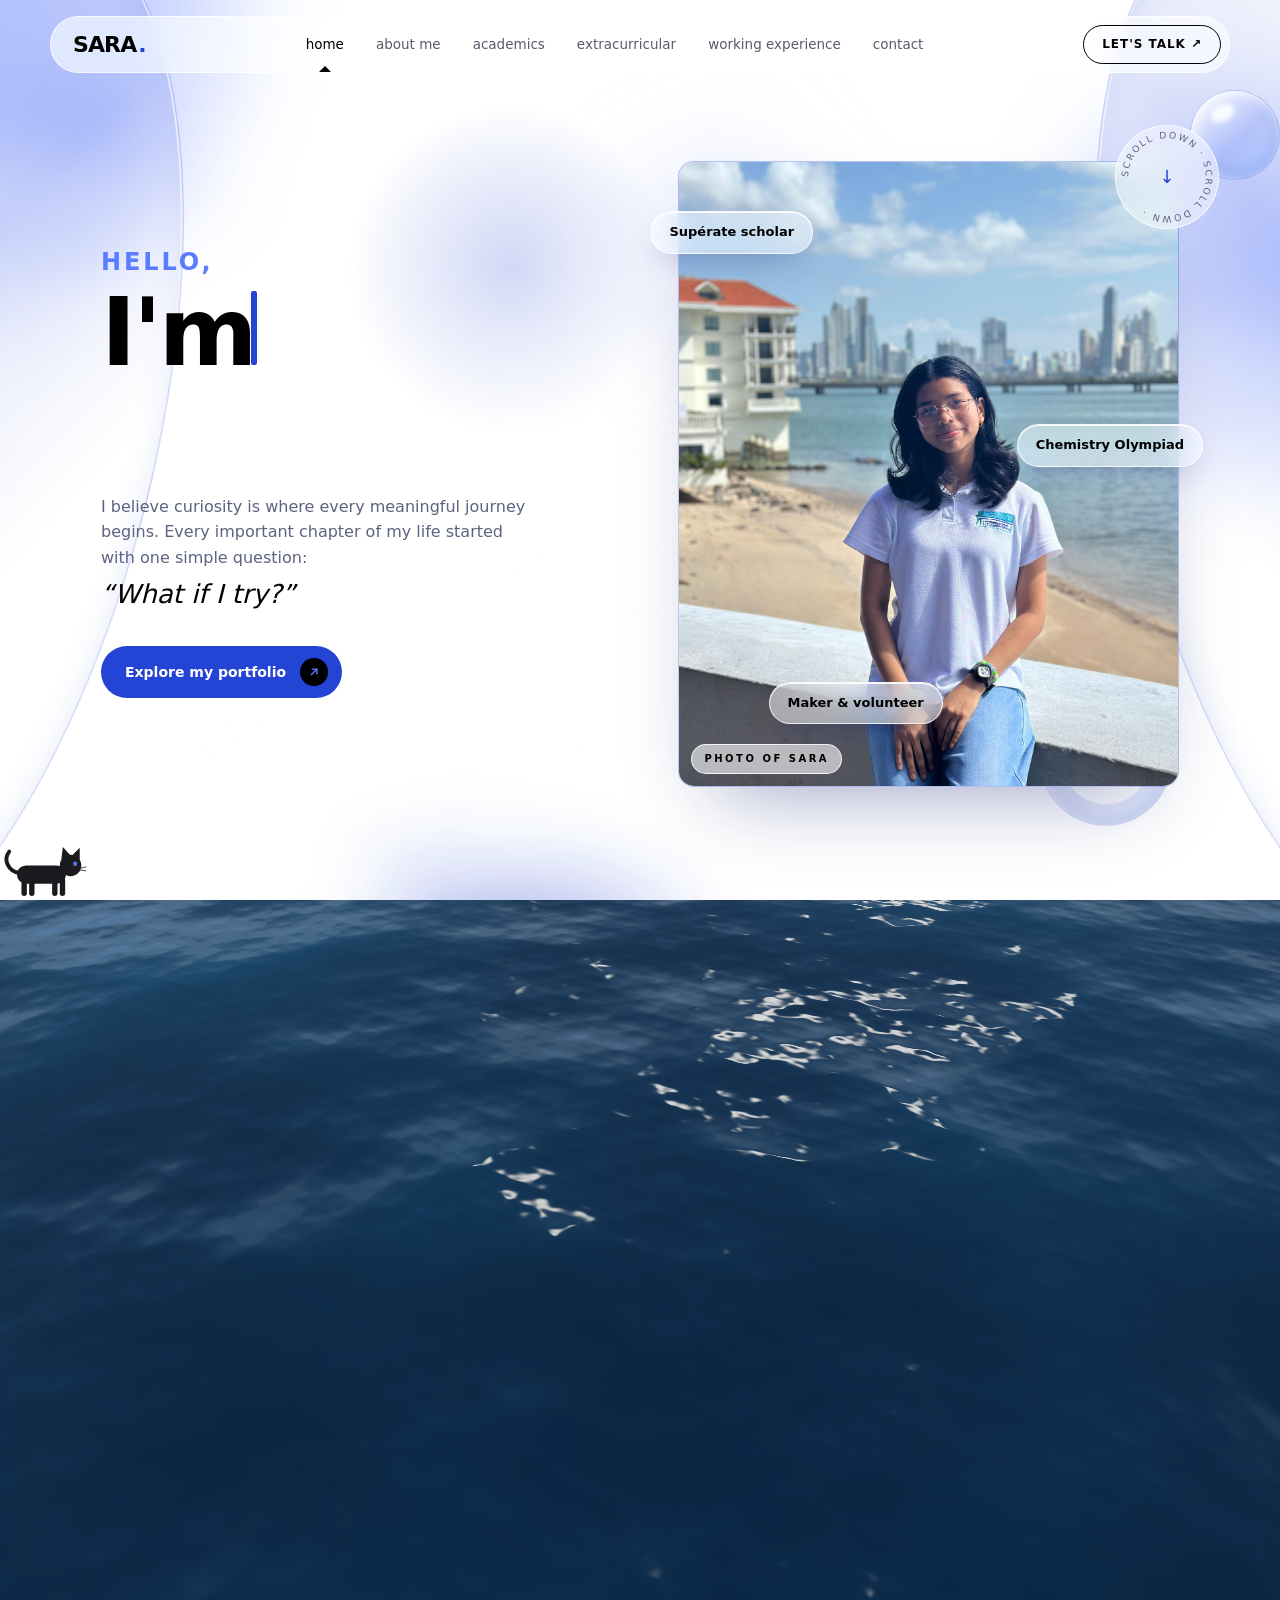
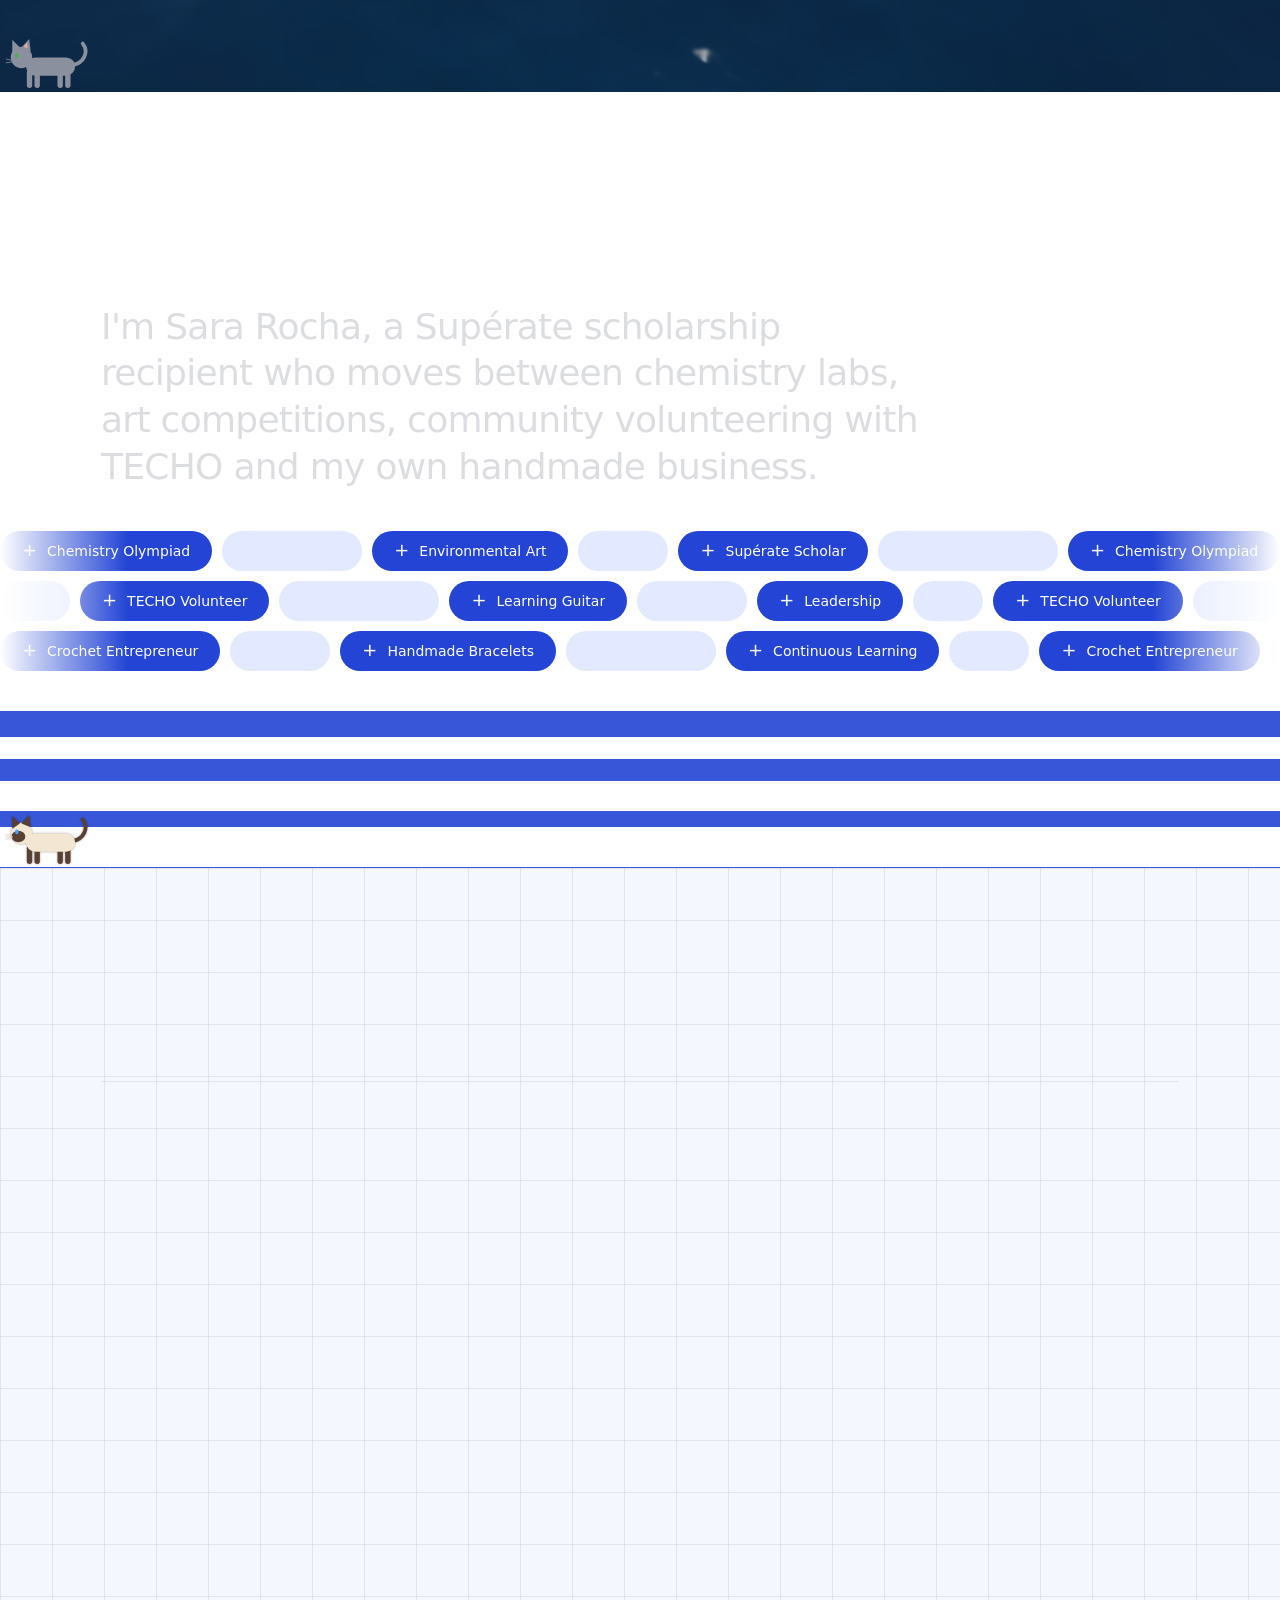
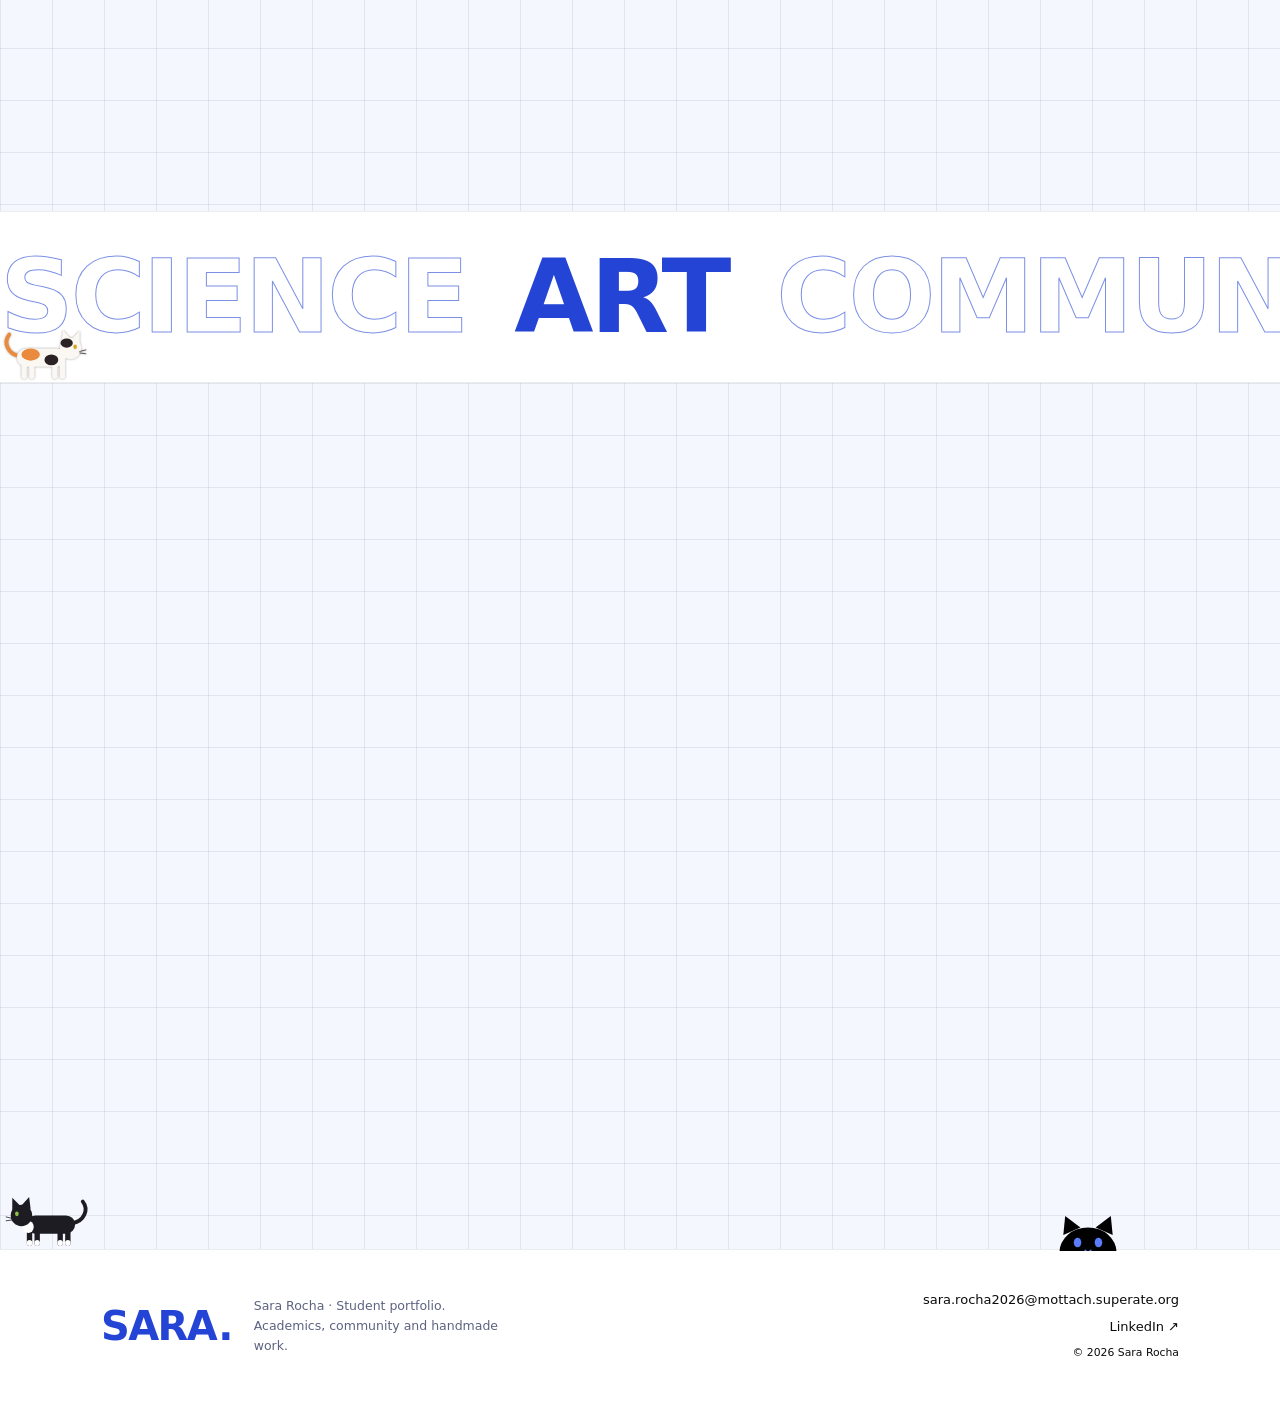
<file: index.html>
<!doctype html>
<html lang="en">
<head>
  <meta charset="utf-8">
  <meta name="viewport" content="width=device-width, initial-scale=1">
  <meta http-equiv="Content-Security-Policy" content="default-src 'self'; script-src 'self'; style-src 'self' https://fonts.googleapis.com; font-src https://fonts.gstatic.com; img-src 'self' data:; connect-src 'self'; object-src 'none'; base-uri 'self'; form-action 'self'">
  <meta name="referrer" content="strict-origin-when-cross-origin">
  <title>Sara Rocha | Student Portfolio</title>
  <meta name="description" content="Portfolio of Sara Rocha: Supérate scholar, Chemistry Olympiad candidate, TECHO volunteer and handmade entrepreneur.">
  <meta name="author" content="Sara Rocha">
  <meta name="theme-color" content="#2344d4">
  <meta property="og:type" content="website">
  <meta property="og:locale" content="en_US">
  <meta property="og:site_name" content="Sara Rocha Portfolio">
  <meta property="og:title" content="Sara Rocha | Student Portfolio: Science, Art & Community">
  <meta property="og:description" content="Portfolio of Sara Rocha: Supérate scholar, Chemistry Olympiad candidate, TECHO volunteer and handmade entrepreneur.">
  <meta name="twitter:card" content="summary_large_image">
  <meta name="twitter:title" content="Sara Rocha | Student Portfolio: Science, Art & Community">
  <meta name="twitter:description" content="Portfolio of Sara Rocha: Supérate scholar, Chemistry Olympiad candidate, TECHO volunteer and handmade entrepreneur.">
  <link rel="icon" href="data:image/svg+xml,%3Csvg xmlns='http://www.w3.org/2000/svg' viewBox='0 0 64 64'%3E%3Crect width='64' height='64' rx='15' fill='%23ffffff'/%3E%3Cpath d='M13 22 L15 8 L26 15 Q32 13.5 38 15 L49 8 L51 22 Q55 28 55 35 Q55 53 32 53 Q9 53 9 35 Q9 28 13 22 Z' fill='%23fde4d7' stroke='%233a2a35' stroke-width='4' stroke-linejoin='round'/%3E%3Cpath d='M17.5 19 L18.5 13.5 L23.5 16.5 Z' fill='%23f49c88'/%3E%3Cpath d='M46.5 19 L45.5 13.5 L40.5 16.5 Z' fill='%23f49c88'/%3E%3Ccircle cx='23' cy='32' r='3.2' fill='%233a2a35'/%3E%3Ccircle cx='41' cy='32' r='3.2' fill='%233a2a35'/%3E%3Cellipse cx='18.5' cy='40' rx='4.5' ry='3.2' fill='%23f6a09c'/%3E%3Cellipse cx='45.5' cy='40' rx='4.5' ry='3.2' fill='%23f6a09c'/%3E%3Cpath d='M27.5 38 q2.2 3.4 4.5 0 q2.3 3.4 4.5 0' fill='none' stroke='%233a2a35' stroke-width='2.4' stroke-linecap='round'/%3E%3C/svg%3E">
  <link rel="preconnect" href="https://fonts.googleapis.com">
  <link rel="preconnect" href="https://fonts.gstatic.com" crossorigin>
  <link rel="stylesheet" href="https://fonts.googleapis.com/css2?family=League+Spartan:wght@500;700&family=Poppins:ital,wght@0,400;0,500;0,600;1,400&display=swap">
  <link rel="stylesheet" href="css/styles.css">
  <script src="js/main.js" defer></script>
  <script type="application/ld+json">[{"@context": "https://schema.org", "@type": "Person", "name": "Sara Rocha", "email": "mailto:sara.rocha2026@mottach.superate.org", "sameAs": ["https://www.linkedin.com/in/sara-rocha-93998240a"], "affiliation": {"@type": "Organization", "name": "Fundación Alberto Motta - Supérate"}, "award": ["Second Place - Environmental Art Competition", "Supérate Scholarship Recipient"]}, {"@context": "https://schema.org", "@type": "WebSite", "name": "Sara Rocha Portfolio"}]</script>
</head>
<body>
  <a class="skip" href="#main">Skip to content</a>
  <div class="curtain" aria-hidden="true"><span class="logo">SARA ROCHA</span></div>

  <!-- Navegacion (igual en todas las paginas) -->
  <nav class="nav" aria-label="Main">
    <a class="logo" href="index.html" aria-label="Sara Rocha, home">SARA<span>.</span></a>
    <button class="nav__toggle" type="button" aria-expanded="false" aria-controls="nav-links" aria-label="Open menu"><span></span><span></span><span></span></button>
    <ul class="nav__links" id="nav-links">
      <li><a href="index.html" aria-current="page">home</a></li>
      <li><a href="about.html">about me</a></li>
      <li><a href="academics.html">academics</a></li>
      <li><a href="extracurricular.html">extracurricular</a></li>
      <li><a href="experience.html">working experience</a></li>
      <li><a href="contact.html">contact</a></li>
    </ul>
    <a class="nav__cta" href="contact.html">Let's talk &#8599;</a>
  </nav>

  <main id="main">
    <!-- 00 Hero -->
    <header class="wave hero">
    <!-- Agua liquida (portada home): filtro SVG + manchas animadas -->
    <svg class="svg-defs" aria-hidden="true" focusable="false">
      <filter id="water" x="-20%" y="-20%" width="140%" height="140%">
        <feTurbulence type="fractalNoise" baseFrequency="0.006 0.01" numOctaves="2" seed="7" result="noise"/>
        <feDisplacementMap in="SourceGraphic" in2="noise" scale="140" xChannelSelector="R" yChannelSelector="B"/>
      </filter>
    </svg>
    <div class="liquid" aria-hidden="true">
      <div class="liquid__blobs"><span></span><span></span><span></span><span></span></div>
      <div class="liquid__cursor"></div>
    </div>
      <div class="ribbon ribbon--l" aria-hidden="true"></div>
      <div class="ribbon ribbon--r" aria-hidden="true"></div>
      <div class="gshape gshape--orb gs--tr gs--sm" data-speed="0.06" aria-hidden="true"></div>
      <div class="gshape gshape--ring gs--br gs--sm" data-speed="0.10" aria-hidden="true"></div>
      <div class="container hero__grid">
        <div class="hero__text">
          <p class="hero__hello reveal">Hello,</p>
          <h1 class="hero__title" data-type>I'm <span class="accent">Sara Rocha</span><span class="dot">.</span></h1>
          <p class="hero__sub reveal" data-delay="0.5">I believe curiosity is where every meaningful journey begins. Every important chapter of my life started with one simple question:</p>
          <p class="hero__quote reveal" data-delay="0.65">&ldquo;What if I try?&rdquo;</p>
          <a class="btn reveal" data-delay="0.8" href="about.html">Explore my portfolio <svg viewBox="0 0 24 24" fill="none" stroke="currentColor" stroke-width="2.4" aria-hidden="true"><path d="M7 17 17 7M8 7h9v9"/></svg></a>
        </div>
        <div class="hero__photo reveal" data-delay="0.2">
          <!-- Foto principal: pon <img src="img/sara.jpg" alt="Sara Rocha"> dentro del figure -->
          <figure class="ph hero__ph" data-label="Photo of Sara"><img src="img/img1.jpeg" alt="Photo of Sara" loading="lazy"></figure>
          <span class="float-chip float-chip--a">Supérate scholar</span>
          <span class="float-chip float-chip--b">Chemistry Olympiad</span>
          <span class="float-chip float-chip--c">Maker &amp; volunteer</span>
    <div class="badge" aria-hidden="true">
      <svg viewBox="0 0 100 100"><defs><path id="circ" d="M50,50 m-38,0 a38,38 0 1,1 76,0 a38,38 0 1,1 -76,0"/></defs>
        <text><textPath href="#circ">Scroll down &#183; Scroll down &#183; </textPath></text></svg>
    </div>
        </div>
      </div>
    </header>

    <!-- Mar con olas en movimiento -->
    <!-- Gatito caminando (click = miau) -->
    <div class="cat-track" aria-hidden="true">
      <div class="cat cat--black">
        <span class="cat__meow">miau!</span>
        <svg viewBox="0 0 120 72" fill="currentColor">
          <path class="tail" d="M26 34 C 10 32, 4 16, 12 6" fill="none" stroke="currentColor" stroke-width="5" stroke-linecap="round"/>
          <g class="leg leg--a"><rect x="28" y="40" width="7" height="24" rx="3.5"/><rect class="cat__sock" x="28" y="56" width="7" height="8" rx="3.5"/></g>
          <g class="leg leg--b"><rect x="38" y="40" width="7" height="24" rx="3.5"/><rect class="cat__sock" x="38" y="56" width="7" height="8" rx="3.5"/></g>
          <g class="leg leg--b"><rect x="68" y="40" width="7" height="24" rx="3.5"/><rect class="cat__sock" x="68" y="56" width="7" height="8" rx="3.5"/></g>
          <g class="leg leg--a"><rect x="78" y="40" width="7" height="24" rx="3.5"/><rect class="cat__sock" x="78" y="56" width="7" height="8" rx="3.5"/></g>
          <rect class="cat__body" x="22" y="24" width="64" height="24" rx="12"/>
          <g class="cat__stripes"><rect x="32" y="24" width="4" height="11" rx="2"/><rect x="42" y="24" width="4" height="13" rx="2"/><rect x="52" y="24" width="4" height="11" rx="2"/><rect x="62" y="24" width="4" height="13" rx="2"/><rect x="72" y="24" width="4" height="10" rx="2"/></g>
          <g class="cat__spots"><ellipse cx="34" cy="33" rx="3" ry="2.4"/><ellipse cx="46" cy="40" rx="3.2" ry="2.5"/><ellipse cx="55" cy="30" rx="2.6" ry="2.2"/><ellipse cx="66" cy="39" rx="3" ry="2.4"/><ellipse cx="76" cy="31" rx="2.6" ry="2.2"/></g>
          <ellipse class="cat__patch cat__patch--1" cx="40" cy="32" rx="12" ry="8"/>
          <ellipse class="cat__patch cat__patch--2" cx="67" cy="39" rx="9" ry="7"/>
          <ellipse class="cat__bib" cx="83" cy="39" rx="7" ry="8"/>
          <circle class="cat__head" cx="92" cy="24" r="14"/>
          <path class="cat__ears" d="M80 16 L82 0 L92 11 Z M94 11 L104 1 L104 18 Z"/>
          <ellipse class="cat__patch cat__patch--3" cx="87" cy="17" rx="8" ry="6"/>
          <ellipse class="cat__mask" cx="96" cy="28" rx="9" ry="7.5"/>
          <path class="cat__ear" d="M84 12 L85 5 L89 10 Z"/>
          <ellipse class="eye" cx="98" cy="22" rx="2.4" ry="3"/>
          <path class="cat__whisker" d="M104 28 l8 -2 M104 30 l8 1" stroke-width="1" stroke-linecap="round"/>
        </svg>
      </div>
    </div>
    <section class="ocean" aria-labelledby="ocean-t">
      <canvas class="ocean__canvas" aria-hidden="true"></canvas>
      <div class="container ocean__grid">
        <figure class="ph ocean__photo reveal" data-label="Supérate photo"><img src="img/img2.jpeg" alt="Supérate photo" loading="lazy"></figure>
        <h2 class="ocean__title reveal" data-delay="0.15" id="ocean-t">Building my future with purpose.</h2>
      </div>
    </section>

    <!-- Gatito caminando (click = miau) -->
    <div class="cat-track" aria-hidden="true">
      <div class="cat cat--gray cat--rev cat--late">
        <span class="cat__meow">miau!</span>
        <svg viewBox="0 0 120 72" fill="currentColor">
          <path class="tail" d="M26 34 C 10 32, 4 16, 12 6" fill="none" stroke="currentColor" stroke-width="5" stroke-linecap="round"/>
          <g class="leg leg--a"><rect x="28" y="40" width="7" height="24" rx="3.5"/><rect class="cat__sock" x="28" y="56" width="7" height="8" rx="3.5"/></g>
          <g class="leg leg--b"><rect x="38" y="40" width="7" height="24" rx="3.5"/><rect class="cat__sock" x="38" y="56" width="7" height="8" rx="3.5"/></g>
          <g class="leg leg--b"><rect x="68" y="40" width="7" height="24" rx="3.5"/><rect class="cat__sock" x="68" y="56" width="7" height="8" rx="3.5"/></g>
          <g class="leg leg--a"><rect x="78" y="40" width="7" height="24" rx="3.5"/><rect class="cat__sock" x="78" y="56" width="7" height="8" rx="3.5"/></g>
          <rect class="cat__body" x="22" y="24" width="64" height="24" rx="12"/>
          <g class="cat__stripes"><rect x="32" y="24" width="4" height="11" rx="2"/><rect x="42" y="24" width="4" height="13" rx="2"/><rect x="52" y="24" width="4" height="11" rx="2"/><rect x="62" y="24" width="4" height="13" rx="2"/><rect x="72" y="24" width="4" height="10" rx="2"/></g>
          <g class="cat__spots"><ellipse cx="34" cy="33" rx="3" ry="2.4"/><ellipse cx="46" cy="40" rx="3.2" ry="2.5"/><ellipse cx="55" cy="30" rx="2.6" ry="2.2"/><ellipse cx="66" cy="39" rx="3" ry="2.4"/><ellipse cx="76" cy="31" rx="2.6" ry="2.2"/></g>
          <ellipse class="cat__patch cat__patch--1" cx="40" cy="32" rx="12" ry="8"/>
          <ellipse class="cat__patch cat__patch--2" cx="67" cy="39" rx="9" ry="7"/>
          <ellipse class="cat__bib" cx="83" cy="39" rx="7" ry="8"/>
          <circle class="cat__head" cx="92" cy="24" r="14"/>
          <path class="cat__ears" d="M80 16 L82 0 L92 11 Z M94 11 L104 1 L104 18 Z"/>
          <ellipse class="cat__patch cat__patch--3" cx="87" cy="17" rx="8" ry="6"/>
          <ellipse class="cat__mask" cx="96" cy="28" rx="9" ry="7.5"/>
          <path class="cat__ear" d="M84 12 L85 5 L89 10 Z"/>
          <ellipse class="eye" cx="98" cy="22" rx="2.4" ry="3"/>
          <path class="cat__whisker" d="M104 28 l8 -2 M104 30 l8 1" stroke-width="1" stroke-linecap="round"/>
        </svg>
      </div>
    </div>
    <!-- 01 About strip -->
    <section class="about glassy" aria-labelledby="about-t">
      <div class="container">
        <h2 class="eyebrow-title reveal" id="about-t">About me</h2>
        <p class="reveal-text">I'm Sara Rocha, a Supérate scholarship recipient who moves between chemistry labs, art competitions, community volunteering with TECHO and my own handmade business.</p>
      </div>
      <div class="marquee" aria-label="Highlights">
        <div class="marquee__row"><span class="pill pill--on">Chemistry Olympiad</span><span class="pill pill--off" data-w="140" aria-hidden="true"></span><span class="pill pill--on">Environmental Art</span><span class="pill pill--off" data-w="90" aria-hidden="true"></span><span class="pill pill--on">Supérate Scholar</span><span class="pill pill--off" data-w="180" aria-hidden="true"></span></div>
        <div class="marquee__row"><span class="pill pill--off" data-w="70" aria-hidden="true"></span><span class="pill pill--on">TECHO Volunteer</span><span class="pill pill--off" data-w="160" aria-hidden="true"></span><span class="pill pill--on">Learning Guitar</span><span class="pill pill--off" data-w="110" aria-hidden="true"></span><span class="pill pill--on">Leadership</span></div>
        <div class="marquee__row"><span class="pill pill--on">Crochet Entrepreneur</span><span class="pill pill--off" data-w="100" aria-hidden="true"></span><span class="pill pill--on">Handmade Bracelets</span><span class="pill pill--off" data-w="150" aria-hidden="true"></span><span class="pill pill--on">Continuous Learning</span><span class="pill pill--off" data-w="80" aria-hidden="true"></span></div>
      </div>
      <div class="stripes" aria-hidden="true"><i></i><i></i><i></i><i></i></div>
    </section>

    <!-- Gatito caminando (click = miau) -->
    <div class="cat-track" aria-hidden="true">
      <div class="cat cat--siamese cat--rev">
        <span class="cat__meow">miau!</span>
        <svg viewBox="0 0 120 72" fill="currentColor">
          <path class="tail" d="M26 34 C 10 32, 4 16, 12 6" fill="none" stroke="currentColor" stroke-width="5" stroke-linecap="round"/>
          <g class="leg leg--a"><rect x="28" y="40" width="7" height="24" rx="3.5"/><rect class="cat__sock" x="28" y="56" width="7" height="8" rx="3.5"/></g>
          <g class="leg leg--b"><rect x="38" y="40" width="7" height="24" rx="3.5"/><rect class="cat__sock" x="38" y="56" width="7" height="8" rx="3.5"/></g>
          <g class="leg leg--b"><rect x="68" y="40" width="7" height="24" rx="3.5"/><rect class="cat__sock" x="68" y="56" width="7" height="8" rx="3.5"/></g>
          <g class="leg leg--a"><rect x="78" y="40" width="7" height="24" rx="3.5"/><rect class="cat__sock" x="78" y="56" width="7" height="8" rx="3.5"/></g>
          <rect class="cat__body" x="22" y="24" width="64" height="24" rx="12"/>
          <g class="cat__stripes"><rect x="32" y="24" width="4" height="11" rx="2"/><rect x="42" y="24" width="4" height="13" rx="2"/><rect x="52" y="24" width="4" height="11" rx="2"/><rect x="62" y="24" width="4" height="13" rx="2"/><rect x="72" y="24" width="4" height="10" rx="2"/></g>
          <g class="cat__spots"><ellipse cx="34" cy="33" rx="3" ry="2.4"/><ellipse cx="46" cy="40" rx="3.2" ry="2.5"/><ellipse cx="55" cy="30" rx="2.6" ry="2.2"/><ellipse cx="66" cy="39" rx="3" ry="2.4"/><ellipse cx="76" cy="31" rx="2.6" ry="2.2"/></g>
          <ellipse class="cat__patch cat__patch--1" cx="40" cy="32" rx="12" ry="8"/>
          <ellipse class="cat__patch cat__patch--2" cx="67" cy="39" rx="9" ry="7"/>
          <ellipse class="cat__bib" cx="83" cy="39" rx="7" ry="8"/>
          <circle class="cat__head" cx="92" cy="24" r="14"/>
          <path class="cat__ears" d="M80 16 L82 0 L92 11 Z M94 11 L104 1 L104 18 Z"/>
          <ellipse class="cat__patch cat__patch--3" cx="87" cy="17" rx="8" ry="6"/>
          <ellipse class="cat__mask" cx="96" cy="28" rx="9" ry="7.5"/>
          <path class="cat__ear" d="M84 12 L85 5 L89 10 Z"/>
          <ellipse class="eye" cx="98" cy="22" rx="2.4" ry="3"/>
          <path class="cat__whisker" d="M104 28 l8 -2 M104 30 l8 1" stroke-width="1" stroke-linecap="round"/>
        </svg>
      </div>
    </div>
    <!-- 02 Indice de secciones -->
    <section class="light glassy" aria-labelledby="sec-t">
      <div class="container">
        <div class="section-head reveal"><h2 id="sec-t">Sections</h2><p>Each part of my story has its own page. Pick one and dive in.</p></div>
        <ul class="index-list">
        <li class="reveal" data-delay="0.00"><a href="about.html"><em>01</em><h3>About me</h3><p>Who I am and what moves me</p></a></li>
        <li class="reveal" data-delay="0.08"><a href="academics.html"><em>02</em><h3>Academics</h3><p>Chemistry Olympiad and art awards</p></a></li>
        <li class="reveal" data-delay="0.16"><a href="extracurricular.html"><em>03</em><h3>Extracurricular</h3><p>Supérate, TECHO and music</p></a></li>
        <li class="reveal" data-delay="0.24"><a href="experience.html"><em>04</em><h3>Experience</h3><p>My handmade small businesses</p></a></li>
        <li class="reveal" data-delay="0.32"><a href="contact.html"><em>05</em><h3>Contact</h3><p>Let's build something meaningful</p></a></li>
        </ul>
      </div>
    </section>

    <div class="band" aria-hidden="true"><div class="band__row"><span>Science</span><span>Art</span><span>Community</span><span>Music</span><span>Handmade</span><span>Growth</span></div></div>

    <!-- Gatito caminando (click = miau) -->
    <div class="cat-track" aria-hidden="true">
      <div class="cat cat--calico cat--late">
        <span class="cat__meow">miau!</span>
        <svg viewBox="0 0 120 72" fill="currentColor">
          <path class="tail" d="M26 34 C 10 32, 4 16, 12 6" fill="none" stroke="currentColor" stroke-width="5" stroke-linecap="round"/>
          <g class="leg leg--a"><rect x="28" y="40" width="7" height="24" rx="3.5"/><rect class="cat__sock" x="28" y="56" width="7" height="8" rx="3.5"/></g>
          <g class="leg leg--b"><rect x="38" y="40" width="7" height="24" rx="3.5"/><rect class="cat__sock" x="38" y="56" width="7" height="8" rx="3.5"/></g>
          <g class="leg leg--b"><rect x="68" y="40" width="7" height="24" rx="3.5"/><rect class="cat__sock" x="68" y="56" width="7" height="8" rx="3.5"/></g>
          <g class="leg leg--a"><rect x="78" y="40" width="7" height="24" rx="3.5"/><rect class="cat__sock" x="78" y="56" width="7" height="8" rx="3.5"/></g>
          <rect class="cat__body" x="22" y="24" width="64" height="24" rx="12"/>
          <g class="cat__stripes"><rect x="32" y="24" width="4" height="11" rx="2"/><rect x="42" y="24" width="4" height="13" rx="2"/><rect x="52" y="24" width="4" height="11" rx="2"/><rect x="62" y="24" width="4" height="13" rx="2"/><rect x="72" y="24" width="4" height="10" rx="2"/></g>
          <g class="cat__spots"><ellipse cx="34" cy="33" rx="3" ry="2.4"/><ellipse cx="46" cy="40" rx="3.2" ry="2.5"/><ellipse cx="55" cy="30" rx="2.6" ry="2.2"/><ellipse cx="66" cy="39" rx="3" ry="2.4"/><ellipse cx="76" cy="31" rx="2.6" ry="2.2"/></g>
          <ellipse class="cat__patch cat__patch--1" cx="40" cy="32" rx="12" ry="8"/>
          <ellipse class="cat__patch cat__patch--2" cx="67" cy="39" rx="9" ry="7"/>
          <ellipse class="cat__bib" cx="83" cy="39" rx="7" ry="8"/>
          <circle class="cat__head" cx="92" cy="24" r="14"/>
          <path class="cat__ears" d="M80 16 L82 0 L92 11 Z M94 11 L104 1 L104 18 Z"/>
          <ellipse class="cat__patch cat__patch--3" cx="87" cy="17" rx="8" ry="6"/>
          <ellipse class="cat__mask" cx="96" cy="28" rx="9" ry="7.5"/>
          <path class="cat__ear" d="M84 12 L85 5 L89 10 Z"/>
          <ellipse class="eye" cx="98" cy="22" rx="2.4" ry="3"/>
          <path class="cat__whisker" d="M104 28 l8 -2 M104 30 l8 1" stroke-width="1" stroke-linecap="round"/>
        </svg>
      </div>
    </div>
    <!-- 03 Galeria -->
    <section class="light glassy" aria-labelledby="gal-t">
      <div class="container">
        <div class="section-head reveal"><h2 id="gal-t">Moments</h2><p>Snapshots from the lab, the community and the workshop.</p></div>
        <div class="carousel reveal">
          <div class="carousel__track" tabindex="0" aria-label="Photo gallery">
          <figure class="ph " data-label="Moment 01"><img src="img/img-chem.jpeg" alt="Moment 01" loading="lazy"></figure>
          <figure class="ph " data-label="Moment 02"><img src="img/img-community.jpeg" alt="Moment 02" loading="lazy"></figure>
          <figure class="ph " data-label="Moment 03"><img src="img/img-crochet.jpg" alt="Moment 03" loading="lazy"></figure>
          <figure class="ph " data-label="Moment 04"><img src="img/img-community2.jpeg" alt="Moment 04" loading="lazy"></figure>
          <figure class="ph " data-label="Moment 05"><img src="img/img-chem2.jpg" alt="Moment 05" loading="lazy"></figure>
          </div>
          <div class="carousel__nav">
            <button class="round" type="button" data-dir="-1" aria-label="Previous photos"><svg viewBox="0 0 24 24" fill="none" stroke="currentColor" stroke-width="2.4" aria-hidden="true"><path d="M19 12H5m6-6-6 6 6 6"/></svg></button>
            <button class="round" type="button" data-dir="1" aria-label="Next photos"><svg viewBox="0 0 24 24" fill="none" stroke="currentColor" stroke-width="2.4" aria-hidden="true"><path d="M5 12h14m-6-6 6 6-6 6"/></svg></button>
          </div>
        </div>
      </div>
    </section>
  </main>

  <footer class="footer">
    <!-- Gatito asomado: pasa el mouse y te guina un ojo -->
    <div class="peek" aria-hidden="true">
      <svg viewBox="0 0 80 44" fill="#000000">
        <path class="ear ear--l" d="M14 20 L16 0 L32 12 Z"/>
        <path class="ear ear--r" d="M66 20 L64 0 L48 12 Z"/>
        <ellipse cx="40" cy="38" rx="30" ry="26"/>
        <ellipse class="eye eye--l" cx="29" cy="28" rx="4" ry="5" fill="#5a7dff"/>
        <ellipse class="eye eye--r" cx="51" cy="28" rx="4" ry="5" fill="#5a7dff"/>
        <path d="M37 36 l3 3 l3 -3" fill="none" stroke="#5a7dff" stroke-width="1.6" stroke-linecap="round"/>
        <ellipse cx="18" cy="44" rx="8" ry="5"/>
        <ellipse cx="62" cy="44" rx="8" ry="5"/>
      </svg>
    </div>
    <!-- Gatito caminando (click = miau) -->
    <div class="cat-track" aria-hidden="true">
      <div class="cat cat--tuxedo cat--rev cat--late">
        <span class="cat__meow">miau!</span>
        <svg viewBox="0 0 120 72" fill="currentColor">
          <path class="tail" d="M26 34 C 10 32, 4 16, 12 6" fill="none" stroke="currentColor" stroke-width="5" stroke-linecap="round"/>
          <g class="leg leg--a"><rect x="28" y="40" width="7" height="24" rx="3.5"/><rect class="cat__sock" x="28" y="56" width="7" height="8" rx="3.5"/></g>
          <g class="leg leg--b"><rect x="38" y="40" width="7" height="24" rx="3.5"/><rect class="cat__sock" x="38" y="56" width="7" height="8" rx="3.5"/></g>
          <g class="leg leg--b"><rect x="68" y="40" width="7" height="24" rx="3.5"/><rect class="cat__sock" x="68" y="56" width="7" height="8" rx="3.5"/></g>
          <g class="leg leg--a"><rect x="78" y="40" width="7" height="24" rx="3.5"/><rect class="cat__sock" x="78" y="56" width="7" height="8" rx="3.5"/></g>
          <rect class="cat__body" x="22" y="24" width="64" height="24" rx="12"/>
          <g class="cat__stripes"><rect x="32" y="24" width="4" height="11" rx="2"/><rect x="42" y="24" width="4" height="13" rx="2"/><rect x="52" y="24" width="4" height="11" rx="2"/><rect x="62" y="24" width="4" height="13" rx="2"/><rect x="72" y="24" width="4" height="10" rx="2"/></g>
          <g class="cat__spots"><ellipse cx="34" cy="33" rx="3" ry="2.4"/><ellipse cx="46" cy="40" rx="3.2" ry="2.5"/><ellipse cx="55" cy="30" rx="2.6" ry="2.2"/><ellipse cx="66" cy="39" rx="3" ry="2.4"/><ellipse cx="76" cy="31" rx="2.6" ry="2.2"/></g>
          <ellipse class="cat__patch cat__patch--1" cx="40" cy="32" rx="12" ry="8"/>
          <ellipse class="cat__patch cat__patch--2" cx="67" cy="39" rx="9" ry="7"/>
          <ellipse class="cat__bib" cx="83" cy="39" rx="7" ry="8"/>
          <circle class="cat__head" cx="92" cy="24" r="14"/>
          <path class="cat__ears" d="M80 16 L82 0 L92 11 Z M94 11 L104 1 L104 18 Z"/>
          <ellipse class="cat__patch cat__patch--3" cx="87" cy="17" rx="8" ry="6"/>
          <ellipse class="cat__mask" cx="96" cy="28" rx="9" ry="7.5"/>
          <path class="cat__ear" d="M84 12 L85 5 L89 10 Z"/>
          <ellipse class="eye" cx="98" cy="22" rx="2.4" ry="3"/>
          <path class="cat__whisker" d="M104 28 l8 -2 M104 30 l8 1" stroke-width="1" stroke-linecap="round"/>
        </svg>
      </div>
    </div>
    <div class="container">
      <div class="footer__brand">
        <span class="logo">SARA<span>.</span></span>
        <p>Sara Rocha &middot; Student portfolio. Academics, community and handmade work.</p>
      </div>
      <div class="footer__links">
        <a href="mailto:sara.rocha2026@mottach.superate.org">sara.rocha2026@mottach.superate.org</a>
        <a href="https://www.linkedin.com/in/sara-rocha-93998240a" target="_blank" rel="noopener noreferrer">LinkedIn &#8599;</a>
        <small>&copy; <span data-year>2026</span> Sara Rocha</small>
      </div>
    </div>
  </footer>
</body>
</html>
</file>
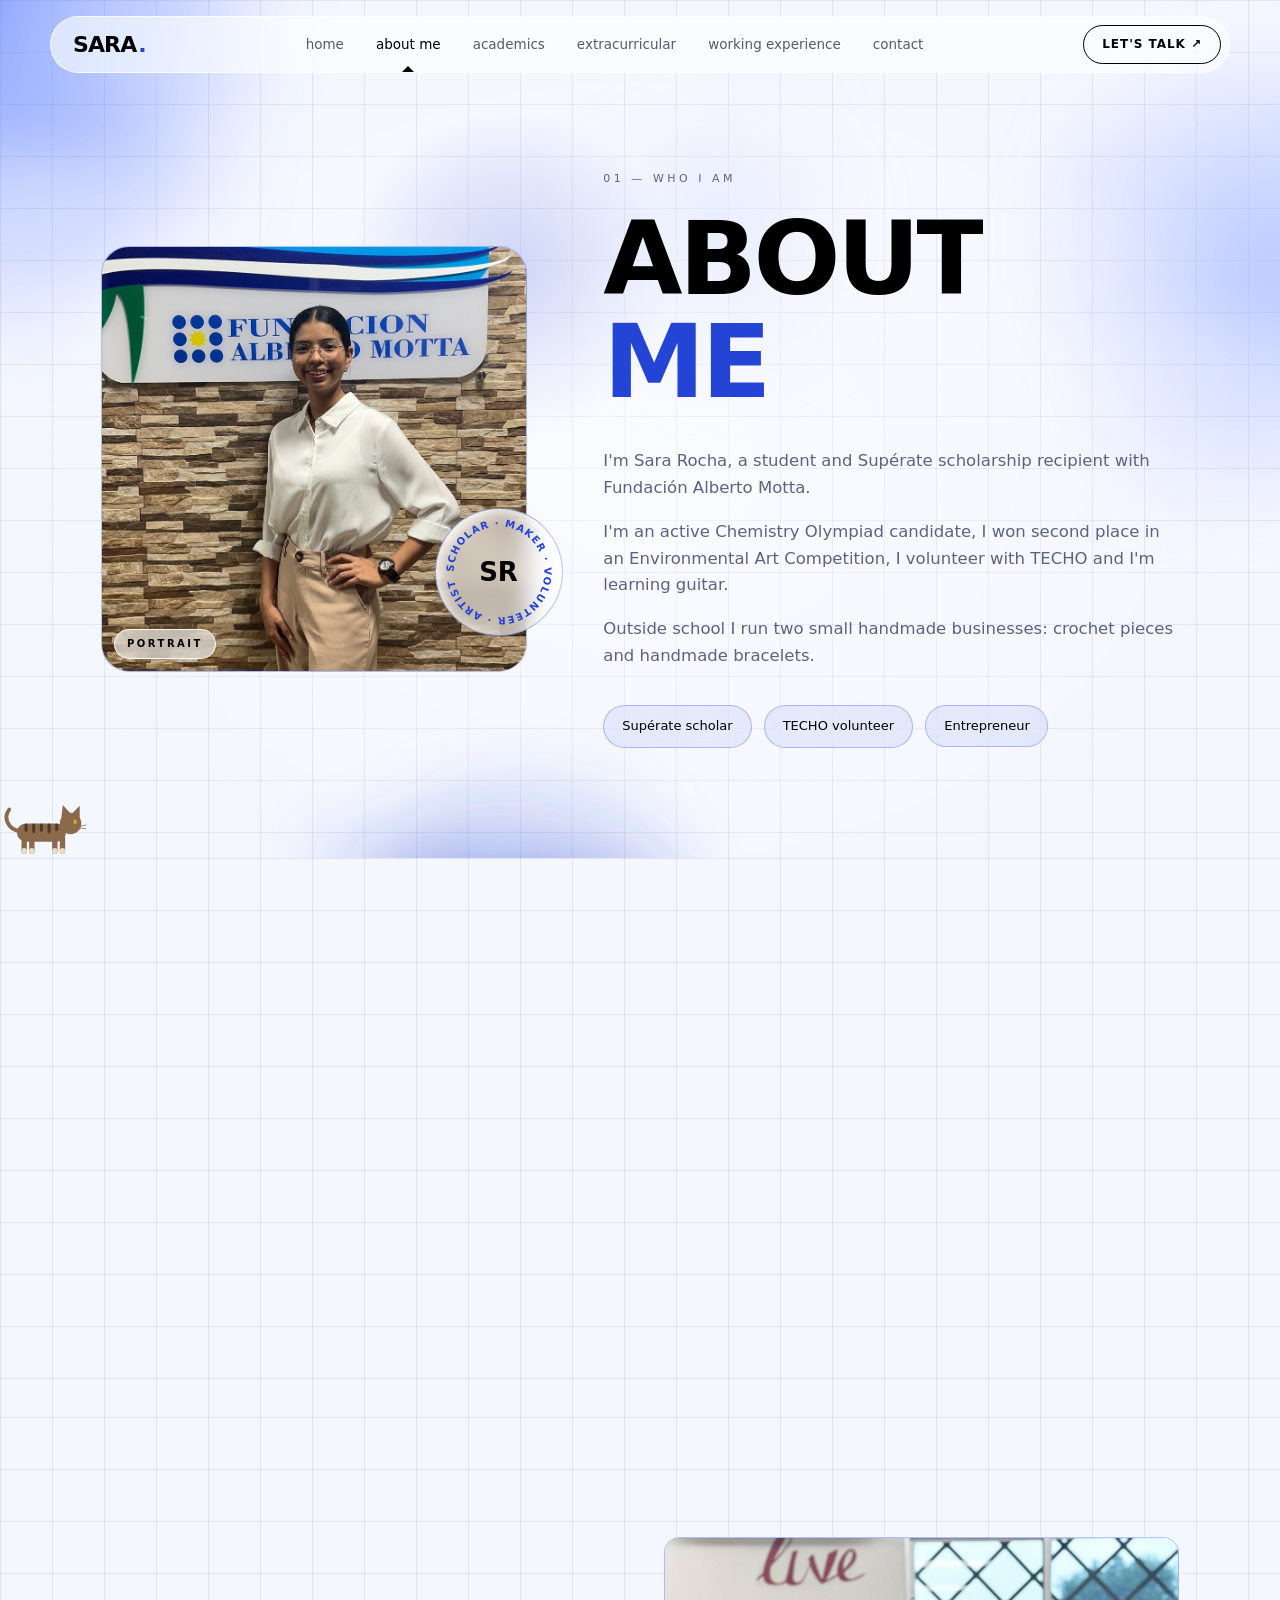
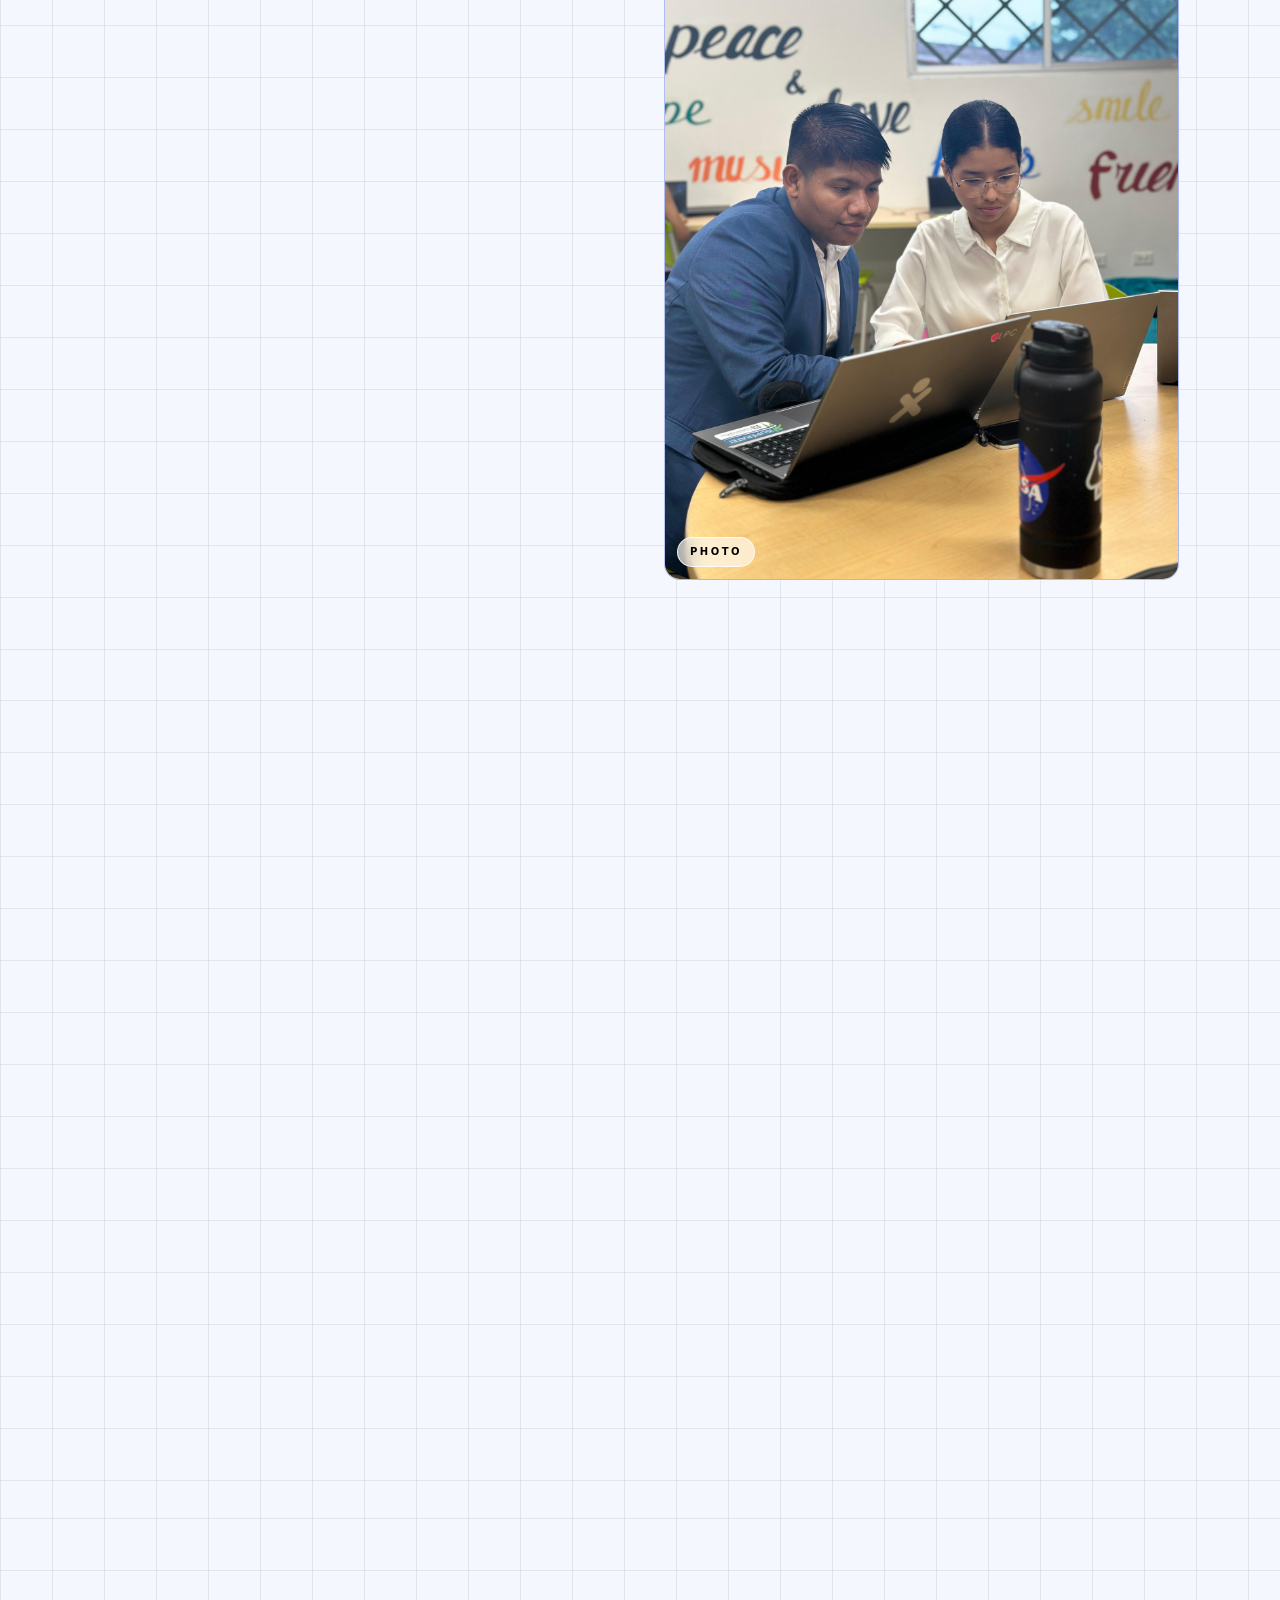
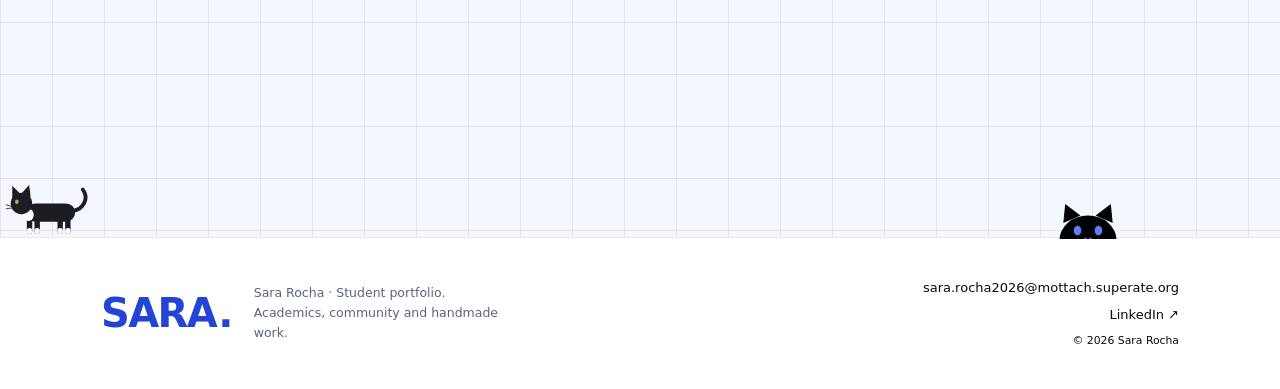
<file: about.html>
<!doctype html>
<html lang="en">
<head>
  <meta charset="utf-8">
  <meta name="viewport" content="width=device-width, initial-scale=1">
  <meta http-equiv="Content-Security-Policy" content="default-src 'self'; script-src 'self'; style-src 'self' https://fonts.googleapis.com; font-src https://fonts.gstatic.com; img-src 'self' data:; connect-src 'self'; object-src 'none'; base-uri 'self'; form-action 'self'">
  <meta name="referrer" content="strict-origin-when-cross-origin">
  <title>About Sara Rocha | Student Portfolio</title>
  <meta name="description" content="Get to know Sara Rocha: Supérate scholar with a passion for chemistry, art, community service and handmade work.">
  <meta name="author" content="Sara Rocha">
  <meta name="theme-color" content="#2344d4">
  <meta property="og:type" content="website">
  <meta property="og:locale" content="en_US">
  <meta property="og:site_name" content="Sara Rocha Portfolio">
  <meta property="og:title" content="About Sara Rocha | Student Portfolio">
  <meta property="og:description" content="Get to know Sara Rocha: Supérate scholar with a passion for chemistry, art, community service and handmade work.">
  <meta name="twitter:card" content="summary_large_image">
  <meta name="twitter:title" content="About Sara Rocha | Student Portfolio">
  <meta name="twitter:description" content="Get to know Sara Rocha: Supérate scholar with a passion for chemistry, art, community service and handmade work.">
  <link rel="icon" href="data:image/svg+xml,%3Csvg xmlns='http://www.w3.org/2000/svg' viewBox='0 0 64 64'%3E%3Crect width='64' height='64' rx='15' fill='%23ffffff'/%3E%3Cpath d='M13 22 L15 8 L26 15 Q32 13.5 38 15 L49 8 L51 22 Q55 28 55 35 Q55 53 32 53 Q9 53 9 35 Q9 28 13 22 Z' fill='%23fde4d7' stroke='%233a2a35' stroke-width='4' stroke-linejoin='round'/%3E%3Cpath d='M17.5 19 L18.5 13.5 L23.5 16.5 Z' fill='%23f49c88'/%3E%3Cpath d='M46.5 19 L45.5 13.5 L40.5 16.5 Z' fill='%23f49c88'/%3E%3Ccircle cx='23' cy='32' r='3.2' fill='%233a2a35'/%3E%3Ccircle cx='41' cy='32' r='3.2' fill='%233a2a35'/%3E%3Cellipse cx='18.5' cy='40' rx='4.5' ry='3.2' fill='%23f6a09c'/%3E%3Cellipse cx='45.5' cy='40' rx='4.5' ry='3.2' fill='%23f6a09c'/%3E%3Cpath d='M27.5 38 q2.2 3.4 4.5 0 q2.3 3.4 4.5 0' fill='none' stroke='%233a2a35' stroke-width='2.4' stroke-linecap='round'/%3E%3C/svg%3E">
  <link rel="preconnect" href="https://fonts.googleapis.com">
  <link rel="preconnect" href="https://fonts.gstatic.com" crossorigin>
  <link rel="stylesheet" href="https://fonts.googleapis.com/css2?family=League+Spartan:wght@500;700&family=Poppins:ital,wght@0,400;0,500;0,600;1,400&display=swap">
  <link rel="stylesheet" href="css/styles.css">
  <script src="js/main.js" defer></script>
  <script type="application/ld+json">[{"@context": "https://schema.org", "@type": "Person", "name": "Sara Rocha", "email": "mailto:sara.rocha2026@mottach.superate.org", "sameAs": ["https://www.linkedin.com/in/sara-rocha-93998240a"], "affiliation": {"@type": "Organization", "name": "Fundación Alberto Motta - Supérate"}, "award": ["Second Place - Environmental Art Competition", "Supérate Scholarship Recipient"]}, {"@context": "https://schema.org", "@type": "BreadcrumbList", "itemListElement": [{"@type": "ListItem", "position": 1, "name": "Home", "item": "index.html"}, {"@type": "ListItem", "position": 2, "name": "About me", "item": "about.html"}]}]</script>
</head>
<body>
  <a class="skip" href="#main">Skip to content</a>
  <div class="curtain" aria-hidden="true"><span class="logo">SARA ROCHA</span></div>

  <!-- Navegacion (igual en todas las paginas) -->
  <nav class="nav" aria-label="Main">
    <a class="logo" href="index.html" aria-label="Sara Rocha, home">SARA<span>.</span></a>
    <button class="nav__toggle" type="button" aria-expanded="false" aria-controls="nav-links" aria-label="Open menu"><span></span><span></span><span></span></button>
    <ul class="nav__links" id="nav-links">
      <li><a href="index.html">home</a></li>
      <li><a href="about.html" aria-current="page">about me</a></li>
      <li><a href="academics.html">academics</a></li>
      <li><a href="extracurricular.html">extracurricular</a></li>
      <li><a href="experience.html">working experience</a></li>
      <li><a href="contact.html">contact</a></li>
    </ul>
    <a class="nav__cta" href="contact.html">Let's talk &#8599;</a>
  </nav>

  <main id="main">
    <!-- Portada About: retrato + sticker de vidrio -->
    <header class="light wave page-hero hero-about">
    <!-- Agua liquida (portada home): filtro SVG + manchas animadas -->
    <svg class="svg-defs" aria-hidden="true" focusable="false">
      <filter id="water" x="-20%" y="-20%" width="140%" height="140%">
        <feTurbulence type="fractalNoise" baseFrequency="0.006 0.01" numOctaves="2" seed="7" result="noise"/>
        <feDisplacementMap in="SourceGraphic" in2="noise" scale="140" xChannelSelector="R" yChannelSelector="B"/>
      </filter>
    </svg>
    <div class="liquid" aria-hidden="true">
      <div class="liquid__blobs"><span></span><span></span><span></span><span></span></div>
      <div class="liquid__cursor"></div>
    </div>
      <div class="container hero-about__grid">
        <div class="hero-about__portrait reveal">
          <figure class="ph hero-about__ph" data-label="Portrait"><img src="img/img-about.jpeg" alt="Portrait" loading="lazy"></figure>
          <div class="sticker" aria-hidden="true">
            <svg viewBox="0 0 100 100"><defs><path id="st" d="M50,50 m-36,0 a36,36 0 1,1 72,0 a36,36 0 1,1 -72,0"/></defs><text><textPath href="#st">Scholar &#183; Maker &#183; Volunteer &#183; Artist &#183; </textPath></text></svg>
            <span>SR</span>
          </div>
        </div>
        <div>
          <p class="kicker">01 &mdash; Who I am</p>
          <h1 class="page-title" data-split>About <span class="accent">me</span></h1>
          <div class="prose reveal">
            <p>I'm Sara Rocha, a student and Supérate scholarship recipient with Fundación Alberto Motta.</p>
            <p>I'm an active Chemistry Olympiad candidate, I won second place in an Environmental Art Competition, I volunteer with TECHO and I'm learning guitar.</p>
            <p>Outside school I run two small handmade businesses: crochet pieces and handmade bracelets.</p>
          </div>
          <div class="glass-row reveal"><span class="glass-chip">Supérate scholar</span><span class="glass-chip">TECHO volunteer</span><span class="glass-chip">Entrepreneur</span></div>
        </div>
      </div>
    </header>
    <!-- Gatito caminando (click = miau) -->
    <div class="cat-track" aria-hidden="true">
      <div class="cat cat--mainecoon">
        <span class="cat__meow">miau!</span>
        <svg viewBox="0 0 120 72" fill="currentColor">
          <path class="tail" d="M26 34 C 10 32, 4 16, 12 6" fill="none" stroke="currentColor" stroke-width="5" stroke-linecap="round"/>
          <g class="leg leg--a"><rect x="28" y="40" width="7" height="24" rx="3.5"/><rect class="cat__sock" x="28" y="56" width="7" height="8" rx="3.5"/></g>
          <g class="leg leg--b"><rect x="38" y="40" width="7" height="24" rx="3.5"/><rect class="cat__sock" x="38" y="56" width="7" height="8" rx="3.5"/></g>
          <g class="leg leg--b"><rect x="68" y="40" width="7" height="24" rx="3.5"/><rect class="cat__sock" x="68" y="56" width="7" height="8" rx="3.5"/></g>
          <g class="leg leg--a"><rect x="78" y="40" width="7" height="24" rx="3.5"/><rect class="cat__sock" x="78" y="56" width="7" height="8" rx="3.5"/></g>
          <rect class="cat__body" x="22" y="24" width="64" height="24" rx="12"/>
          <g class="cat__stripes"><rect x="32" y="24" width="4" height="11" rx="2"/><rect x="42" y="24" width="4" height="13" rx="2"/><rect x="52" y="24" width="4" height="11" rx="2"/><rect x="62" y="24" width="4" height="13" rx="2"/><rect x="72" y="24" width="4" height="10" rx="2"/></g>
          <g class="cat__spots"><ellipse cx="34" cy="33" rx="3" ry="2.4"/><ellipse cx="46" cy="40" rx="3.2" ry="2.5"/><ellipse cx="55" cy="30" rx="2.6" ry="2.2"/><ellipse cx="66" cy="39" rx="3" ry="2.4"/><ellipse cx="76" cy="31" rx="2.6" ry="2.2"/></g>
          <ellipse class="cat__patch cat__patch--1" cx="40" cy="32" rx="12" ry="8"/>
          <ellipse class="cat__patch cat__patch--2" cx="67" cy="39" rx="9" ry="7"/>
          <ellipse class="cat__bib" cx="83" cy="39" rx="7" ry="8"/>
          <circle class="cat__head" cx="92" cy="24" r="14"/>
          <path class="cat__ears" d="M80 16 L82 0 L92 11 Z M94 11 L104 1 L104 18 Z"/>
          <ellipse class="cat__patch cat__patch--3" cx="87" cy="17" rx="8" ry="6"/>
          <ellipse class="cat__mask" cx="96" cy="28" rx="9" ry="7.5"/>
          <path class="cat__ear" d="M84 12 L85 5 L89 10 Z"/>
          <ellipse class="eye" cx="98" cy="22" rx="2.4" ry="3"/>
          <path class="cat__whisker" d="M104 28 l8 -2 M104 30 l8 1" stroke-width="1" stroke-linecap="round"/>
        </svg>
      </div>
    </div>
    <section class="light" aria-labelledby="drive-t">
      <div class="container">
        <div class="section-head reveal"><h2 id="drive-t">Four sides of me</h2><p>Science, art, community and making things by hand.</p></div>
      <div class="facts">
        <article class="fact reveal" data-delay="0.0"><b>01</b><h3>Science</h3><p>Active Chemistry Olympiad candidate.</p></article>
        <article class="fact reveal" data-delay="0.1"><b>02</b><h3>Art</h3><p>Second place in an Environmental Art Competition.</p></article>
        <article class="fact reveal" data-delay="0.2"><b>03</b><h3>Community</h3><p>Volunteer with TECHO and Supérate scholar.</p></article>
        <article class="fact reveal" data-delay="0.3"><b>04</b><h3>Making</h3><p>Crochet and handmade bracelet entrepreneur.</p></article>
      </div>
      </div>
    </section>

    <section class="light glassy" aria-labelledby="avail-t">
      <div class="container split">
        <div class="reveal">
          <h2 id="avail-t">Open to new opportunities</h2>
          <p>I'm looking for experiences that encourage continuous learning and personal growth.</p>
          <ul class="checks">
            <li>Scholarships</li>
            <li>Academic programs</li>
            <li>Leadership opportunities</li>
            <li>Meaningful projects</li>
          </ul>
        </div>
        <figure class="ph " data-label="Photo"><img src="img/img-about2.jpeg" alt="Photo" loading="lazy"></figure>
      </div>
    </section>

 
<!-------- video section -------->
<section class="light video-showcase" aria-labelledby="video-title">
  <div class="video-showcase__content">

    <div class="section-head reveal">
      <p class="kicker">1.2 — More About Me</p>
      <h2 id="video-title">Who I Am</h2>
    </div>

    <div class="video-showcase__frame reveal">
      <video
        controls
        playsinline
        preload="metadata"
        poster="video/Miniatura/min.video.png">

        <source src="video/aboutme.mp4" type="video/mp4">

      </video>
    </div>

  </div>
</section>


<!-------- final section -------->
    <section class="light" aria-label="Next section">
      <div class="container next reveal">
        <div><small>Next &middot; 02</small><h2>Academics</h2></div>
        <a class="btn" href="academics.html">Continue <svg viewBox="0 0 24 24" fill="none" stroke="currentColor" stroke-width="2.4" aria-hidden="true"><path d="M7 17 17 7M8 7h9v9"/></svg></a>
      </div>
    </section>
  </main>

  <footer class="footer">
    <!-- Gatito asomado: pasa el mouse y te guina un ojo -->
    <div class="peek" aria-hidden="true">
      <svg viewBox="0 0 80 44" fill="#000000">
        <path class="ear ear--l" d="M14 20 L16 0 L32 12 Z"/>
        <path class="ear ear--r" d="M66 20 L64 0 L48 12 Z"/>
        <ellipse cx="40" cy="38" rx="30" ry="26"/>
        <ellipse class="eye eye--l" cx="29" cy="28" rx="4" ry="5" fill="#5a7dff"/>
        <ellipse class="eye eye--r" cx="51" cy="28" rx="4" ry="5" fill="#5a7dff"/>
        <path d="M37 36 l3 3 l3 -3" fill="none" stroke="#5a7dff" stroke-width="1.6" stroke-linecap="round"/>
        <ellipse cx="18" cy="44" rx="8" ry="5"/>
        <ellipse cx="62" cy="44" rx="8" ry="5"/>
      </svg>
    </div>
    <!-- Gatito caminando (click = miau) -->
    <div class="cat-track" aria-hidden="true">
      <div class="cat cat--tuxedo cat--rev cat--late">
        <span class="cat__meow">miau!</span>
        <svg viewBox="0 0 120 72" fill="currentColor">
          <path class="tail" d="M26 34 C 10 32, 4 16, 12 6" fill="none" stroke="currentColor" stroke-width="5" stroke-linecap="round"/>
          <g class="leg leg--a"><rect x="28" y="40" width="7" height="24" rx="3.5"/><rect class="cat__sock" x="28" y="56" width="7" height="8" rx="3.5"/></g>
          <g class="leg leg--b"><rect x="38" y="40" width="7" height="24" rx="3.5"/><rect class="cat__sock" x="38" y="56" width="7" height="8" rx="3.5"/></g>
          <g class="leg leg--b"><rect x="68" y="40" width="7" height="24" rx="3.5"/><rect class="cat__sock" x="68" y="56" width="7" height="8" rx="3.5"/></g>
          <g class="leg leg--a"><rect x="78" y="40" width="7" height="24" rx="3.5"/><rect class="cat__sock" x="78" y="56" width="7" height="8" rx="3.5"/></g>
          <rect class="cat__body" x="22" y="24" width="64" height="24" rx="12"/>
          <g class="cat__stripes"><rect x="32" y="24" width="4" height="11" rx="2"/><rect x="42" y="24" width="4" height="13" rx="2"/><rect x="52" y="24" width="4" height="11" rx="2"/><rect x="62" y="24" width="4" height="13" rx="2"/><rect x="72" y="24" width="4" height="10" rx="2"/></g>
          <g class="cat__spots"><ellipse cx="34" cy="33" rx="3" ry="2.4"/><ellipse cx="46" cy="40" rx="3.2" ry="2.5"/><ellipse cx="55" cy="30" rx="2.6" ry="2.2"/><ellipse cx="66" cy="39" rx="3" ry="2.4"/><ellipse cx="76" cy="31" rx="2.6" ry="2.2"/></g>
          <ellipse class="cat__patch cat__patch--1" cx="40" cy="32" rx="12" ry="8"/>
          <ellipse class="cat__patch cat__patch--2" cx="67" cy="39" rx="9" ry="7"/>
          <ellipse class="cat__bib" cx="83" cy="39" rx="7" ry="8"/>
          <circle class="cat__head" cx="92" cy="24" r="14"/>
          <path class="cat__ears" d="M80 16 L82 0 L92 11 Z M94 11 L104 1 L104 18 Z"/>
          <ellipse class="cat__patch cat__patch--3" cx="87" cy="17" rx="8" ry="6"/>
          <ellipse class="cat__mask" cx="96" cy="28" rx="9" ry="7.5"/>
          <path class="cat__ear" d="M84 12 L85 5 L89 10 Z"/>
          <ellipse class="eye" cx="98" cy="22" rx="2.4" ry="3"/>
          <path class="cat__whisker" d="M104 28 l8 -2 M104 30 l8 1" stroke-width="1" stroke-linecap="round"/>
        </svg>
      </div>
    </div>
    <div class="container">
      <div class="footer__brand">
        <span class="logo">SARA<span>.</span></span>
        <p>Sara Rocha &middot; Student portfolio. Academics, community and handmade work.</p>
      </div>
      <div class="footer__links">
        <a href="mailto:sara.rocha2026@mottach.superate.org">sara.rocha2026@mottach.superate.org</a>
        <a href="https://www.linkedin.com/in/sara-rocha-93998240a" target="_blank" rel="noopener noreferrer">LinkedIn &#8599;</a>
        <small>&copy; <span data-year>2026</span> Sara Rocha</small>
      </div>
    </div>
  </footer>
</body>
</html>
</file>
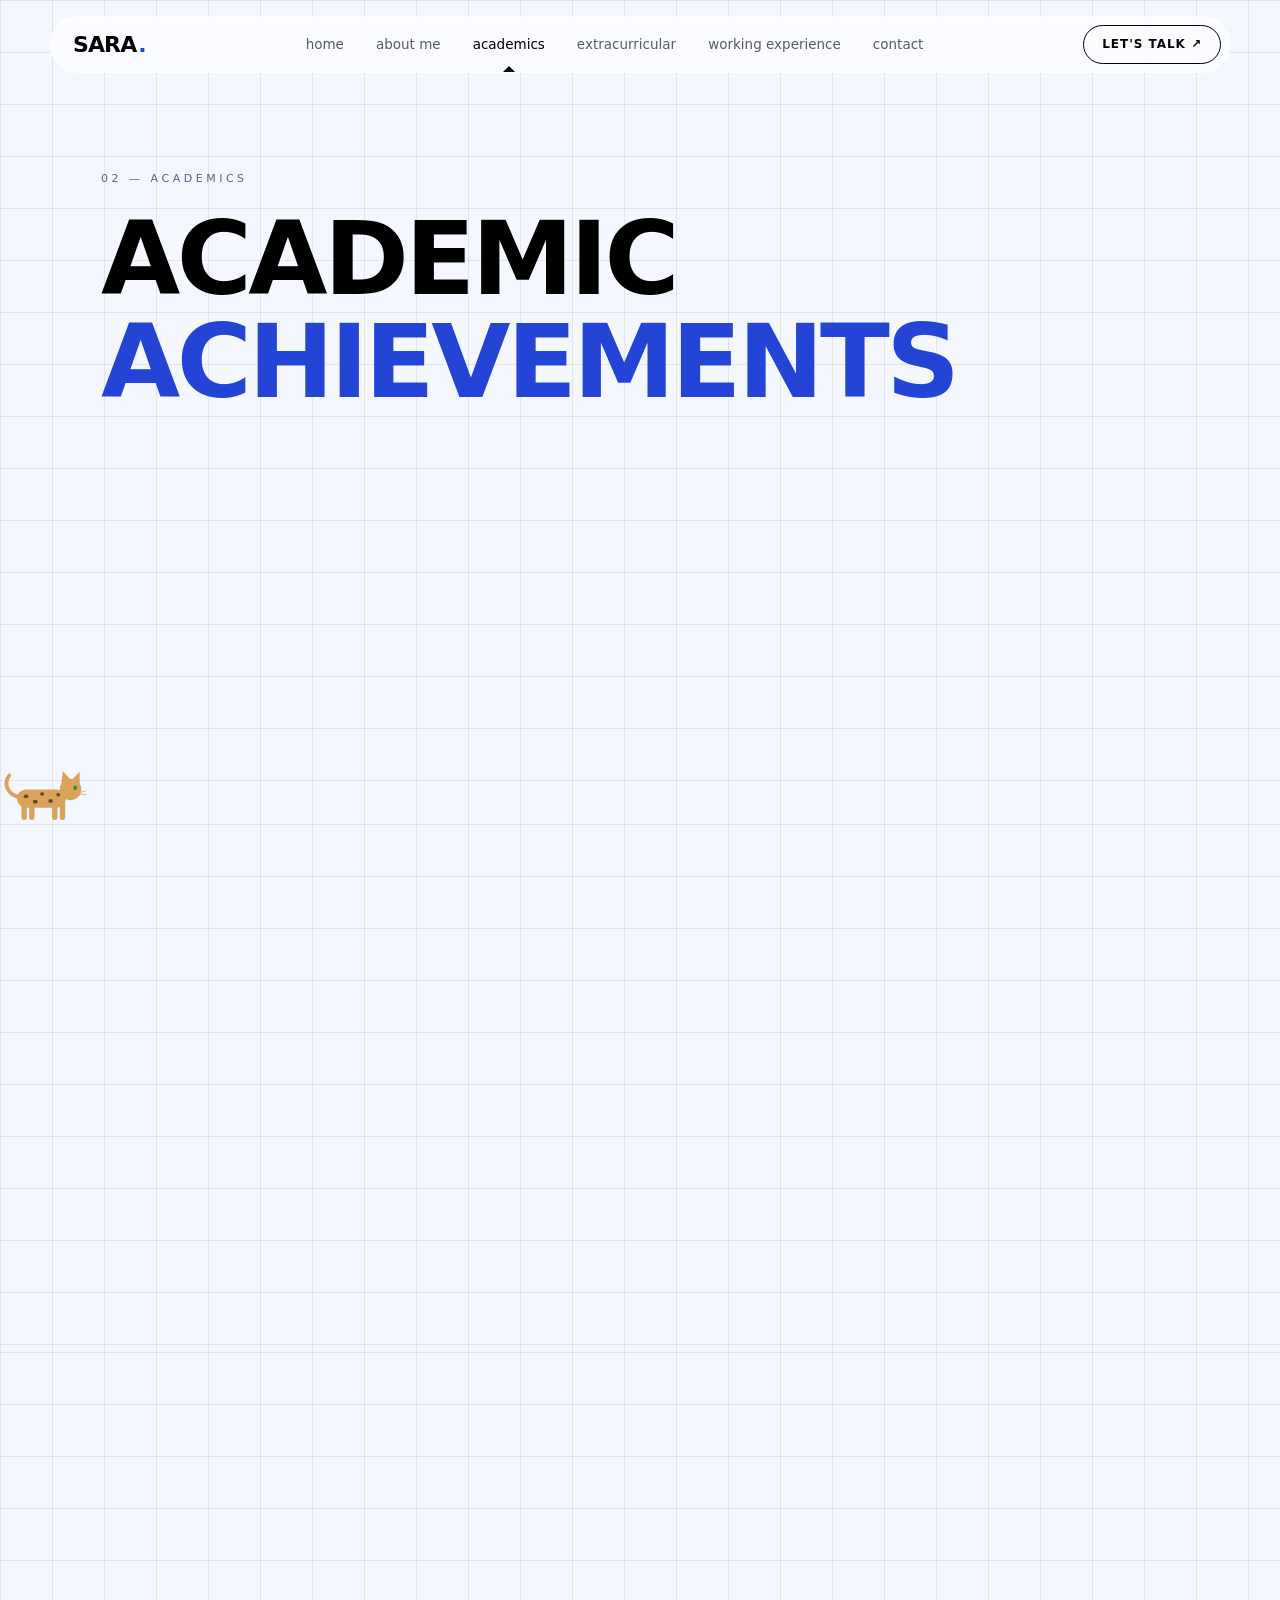
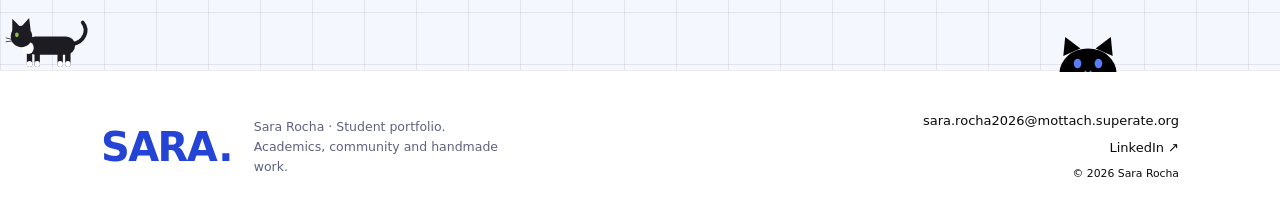
<file: academics.html>
<!doctype html>
<html lang="en">
<head>
  <meta charset="utf-8">
  <meta name="viewport" content="width=device-width, initial-scale=1">
  <meta http-equiv="Content-Security-Policy" content="default-src 'self'; script-src 'self'; style-src 'self' https://fonts.googleapis.com; font-src https://fonts.gstatic.com; img-src 'self' data:; connect-src 'self'; object-src 'none'; base-uri 'self'; form-action 'self'">
  <meta name="referrer" content="strict-origin-when-cross-origin">
  <title>Academics | Sara Rocha Portfolio</title>
  <meta name="description" content="Sara Rocha's academic highlights: Chemistry Olympiad candidate and Environmental Art Competition award.">
  <meta name="author" content="Sara Rocha">
  <meta name="theme-color" content="#2344d4">
  <meta property="og:type" content="website">
  <meta property="og:locale" content="en_US">
  <meta property="og:site_name" content="Sara Rocha Portfolio">
  <meta property="og:title" content="Academics | Sara Rocha Portfolio">
  <meta property="og:description" content="Sara Rocha's academic highlights: Chemistry Olympiad candidate and Environmental Art Competition award.">
  <meta name="twitter:card" content="summary_large_image">
  <meta name="twitter:title" content="Academics | Sara Rocha Portfolio">
  <meta name="twitter:description" content="Sara Rocha's academic highlights: Chemistry Olympiad candidate and Environmental Art Competition award.">
  <link rel="icon" href="data:image/svg+xml,%3Csvg xmlns='http://www.w3.org/2000/svg' viewBox='0 0 64 64'%3E%3Crect width='64' height='64' rx='15' fill='%23ffffff'/%3E%3Cpath d='M13 22 L15 8 L26 15 Q32 13.5 38 15 L49 8 L51 22 Q55 28 55 35 Q55 53 32 53 Q9 53 9 35 Q9 28 13 22 Z' fill='%23fde4d7' stroke='%233a2a35' stroke-width='4' stroke-linejoin='round'/%3E%3Cpath d='M17.5 19 L18.5 13.5 L23.5 16.5 Z' fill='%23f49c88'/%3E%3Cpath d='M46.5 19 L45.5 13.5 L40.5 16.5 Z' fill='%23f49c88'/%3E%3Ccircle cx='23' cy='32' r='3.2' fill='%233a2a35'/%3E%3Ccircle cx='41' cy='32' r='3.2' fill='%233a2a35'/%3E%3Cellipse cx='18.5' cy='40' rx='4.5' ry='3.2' fill='%23f6a09c'/%3E%3Cellipse cx='45.5' cy='40' rx='4.5' ry='3.2' fill='%23f6a09c'/%3E%3Cpath d='M27.5 38 q2.2 3.4 4.5 0 q2.3 3.4 4.5 0' fill='none' stroke='%233a2a35' stroke-width='2.4' stroke-linecap='round'/%3E%3C/svg%3E">
  <link rel="preconnect" href="https://fonts.googleapis.com">
  <link rel="preconnect" href="https://fonts.gstatic.com" crossorigin>
  <link rel="stylesheet" href="https://fonts.googleapis.com/css2?family=League+Spartan:wght@500;700&family=Poppins:ital,wght@0,400;0,500;0,600;1,400&display=swap">
  <link rel="stylesheet" href="css/styles.css">
  <script src="js/main.js" defer></script>
  <script type="application/ld+json">{"@context": "https://schema.org", "@type": "BreadcrumbList", "itemListElement": [{"@type": "ListItem", "position": 1, "name": "Home", "item": "index.html"}, {"@type": "ListItem", "position": 2, "name": "Academics", "item": "academics.html"}]}</script>
</head>
<body>
  <a class="skip" href="#main">Skip to content</a>
  <div class="curtain" aria-hidden="true"><span class="logo">SARA ROCHA</span></div>

  <!-- Navegacion (igual en todas las paginas) -->
  <nav class="nav" aria-label="Main">
    <a class="logo" href="index.html" aria-label="Sara Rocha, home">SARA<span>.</span></a>
    <button class="nav__toggle" type="button" aria-expanded="false" aria-controls="nav-links" aria-label="Open menu"><span></span><span></span><span></span></button>
    <ul class="nav__links" id="nav-links">
      <li><a href="index.html">home</a></li>
      <li><a href="about.html">about me</a></li>
      <li><a href="academics.html" aria-current="page">academics</a></li>
      <li><a href="extracurricular.html">extracurricular</a></li>
      <li><a href="experience.html">working experience</a></li>
      <li><a href="contact.html">contact</a></li>
    </ul>
    <a class="nav__cta" href="contact.html">Let's talk &#8599;</a>
  </nav>

  <main id="main">
    <!-- Portada Academics: tabla periodica de logros -->
    <header class="light glassy page-hero hero-lab">
      <div class="container">
        <p class="kicker">02 &mdash; Academics</p>
        <h1 class="page-title" data-split>Academic <span class="accent">Achievements</span></h1>
        <div class="elements">
          <article class="element reveal"><small>06</small><b>Ch</b><strong>Active Chemistry Olympiad Candidate</strong><span>Chemistry</span></article>
          <article class="element element--alt reveal" data-delay="0.12"><small>02</small><b>Ar</b><strong>Second Place &ndash; Environmental Art Competition</strong><span>Art &amp; environment</span></article>
          <figure class="ph element__photo reveal" data-label="Chemistry Olympiad"><img src="img/img-chem3.jpg" alt="Chemistry Olympiad" loading="lazy"></figure>
        </div>
      </div>
    </header>

    <!-- Gatito caminando (click = miau) -->
    <div class="cat-track" aria-hidden="true">
      <div class="cat cat--bengal">
        <span class="cat__meow">miau!</span>
        <svg viewBox="0 0 120 72" fill="currentColor">
          <path class="tail" d="M26 34 C 10 32, 4 16, 12 6" fill="none" stroke="currentColor" stroke-width="5" stroke-linecap="round"/>
          <g class="leg leg--a"><rect x="28" y="40" width="7" height="24" rx="3.5"/><rect class="cat__sock" x="28" y="56" width="7" height="8" rx="3.5"/></g>
          <g class="leg leg--b"><rect x="38" y="40" width="7" height="24" rx="3.5"/><rect class="cat__sock" x="38" y="56" width="7" height="8" rx="3.5"/></g>
          <g class="leg leg--b"><rect x="68" y="40" width="7" height="24" rx="3.5"/><rect class="cat__sock" x="68" y="56" width="7" height="8" rx="3.5"/></g>
          <g class="leg leg--a"><rect x="78" y="40" width="7" height="24" rx="3.5"/><rect class="cat__sock" x="78" y="56" width="7" height="8" rx="3.5"/></g>
          <rect class="cat__body" x="22" y="24" width="64" height="24" rx="12"/>
          <g class="cat__stripes"><rect x="32" y="24" width="4" height="11" rx="2"/><rect x="42" y="24" width="4" height="13" rx="2"/><rect x="52" y="24" width="4" height="11" rx="2"/><rect x="62" y="24" width="4" height="13" rx="2"/><rect x="72" y="24" width="4" height="10" rx="2"/></g>
          <g class="cat__spots"><ellipse cx="34" cy="33" rx="3" ry="2.4"/><ellipse cx="46" cy="40" rx="3.2" ry="2.5"/><ellipse cx="55" cy="30" rx="2.6" ry="2.2"/><ellipse cx="66" cy="39" rx="3" ry="2.4"/><ellipse cx="76" cy="31" rx="2.6" ry="2.2"/></g>
          <ellipse class="cat__patch cat__patch--1" cx="40" cy="32" rx="12" ry="8"/>
          <ellipse class="cat__patch cat__patch--2" cx="67" cy="39" rx="9" ry="7"/>
          <ellipse class="cat__bib" cx="83" cy="39" rx="7" ry="8"/>
          <circle class="cat__head" cx="92" cy="24" r="14"/>
          <path class="cat__ears" d="M80 16 L82 0 L92 11 Z M94 11 L104 1 L104 18 Z"/>
          <ellipse class="cat__patch cat__patch--3" cx="87" cy="17" rx="8" ry="6"/>
          <ellipse class="cat__mask" cx="96" cy="28" rx="9" ry="7.5"/>
          <path class="cat__ear" d="M84 12 L85 5 L89 10 Z"/>
          <ellipse class="eye" cx="98" cy="22" rx="2.4" ry="3"/>
          <path class="cat__whisker" d="M104 28 l8 -2 M104 30 l8 1" stroke-width="1" stroke-linecap="round"/>
        </svg>
      </div>
    </div>
    <section class="light glassy">
      <div class="container">
        <div class="section-head reveal"><h2>Highlights</h2><p>Sara Rocha's academic highlights: Chemistry Olympiad candidate and Environmental Art Competition award.</p></div>
      <div class="facts">
        <article class="fact reveal" data-delay="0.0"><b>01</b><h3>Chemistry Olympiad</h3><p>Active candidate in the Chemistry Olympiad.</p></article>
        <article class="fact reveal" data-delay="0.1"><b>02</b><h3>Environmental Art</h3><p>Second place in an Environmental Art Competition.</p></article>
      </div>
      </div>
    </section>

    <section class="light" aria-label="Next section">
      <div class="container next reveal">
        <div><small>Next &middot; 03</small><h2>Extracurricular</h2></div>
        <a class="btn" href="extracurricular.html">Continue <svg viewBox="0 0 24 24" fill="none" stroke="currentColor" stroke-width="2.4" aria-hidden="true"><path d="M7 17 17 7M8 7h9v9"/></svg></a>
      </div>
    </section>
  </main>

  <footer class="footer">
    <!-- Gatito asomado: pasa el mouse y te guina un ojo -->
    <div class="peek" aria-hidden="true">
      <svg viewBox="0 0 80 44" fill="#000000">
        <path class="ear ear--l" d="M14 20 L16 0 L32 12 Z"/>
        <path class="ear ear--r" d="M66 20 L64 0 L48 12 Z"/>
        <ellipse cx="40" cy="38" rx="30" ry="26"/>
        <ellipse class="eye eye--l" cx="29" cy="28" rx="4" ry="5" fill="#5a7dff"/>
        <ellipse class="eye eye--r" cx="51" cy="28" rx="4" ry="5" fill="#5a7dff"/>
        <path d="M37 36 l3 3 l3 -3" fill="none" stroke="#5a7dff" stroke-width="1.6" stroke-linecap="round"/>
        <ellipse cx="18" cy="44" rx="8" ry="5"/>
        <ellipse cx="62" cy="44" rx="8" ry="5"/>
      </svg>
    </div>
    <!-- Gatito caminando (click = miau) -->
    <div class="cat-track" aria-hidden="true">
      <div class="cat cat--tuxedo cat--rev cat--late">
        <span class="cat__meow">miau!</span>
        <svg viewBox="0 0 120 72" fill="currentColor">
          <path class="tail" d="M26 34 C 10 32, 4 16, 12 6" fill="none" stroke="currentColor" stroke-width="5" stroke-linecap="round"/>
          <g class="leg leg--a"><rect x="28" y="40" width="7" height="24" rx="3.5"/><rect class="cat__sock" x="28" y="56" width="7" height="8" rx="3.5"/></g>
          <g class="leg leg--b"><rect x="38" y="40" width="7" height="24" rx="3.5"/><rect class="cat__sock" x="38" y="56" width="7" height="8" rx="3.5"/></g>
          <g class="leg leg--b"><rect x="68" y="40" width="7" height="24" rx="3.5"/><rect class="cat__sock" x="68" y="56" width="7" height="8" rx="3.5"/></g>
          <g class="leg leg--a"><rect x="78" y="40" width="7" height="24" rx="3.5"/><rect class="cat__sock" x="78" y="56" width="7" height="8" rx="3.5"/></g>
          <rect class="cat__body" x="22" y="24" width="64" height="24" rx="12"/>
          <g class="cat__stripes"><rect x="32" y="24" width="4" height="11" rx="2"/><rect x="42" y="24" width="4" height="13" rx="2"/><rect x="52" y="24" width="4" height="11" rx="2"/><rect x="62" y="24" width="4" height="13" rx="2"/><rect x="72" y="24" width="4" height="10" rx="2"/></g>
          <g class="cat__spots"><ellipse cx="34" cy="33" rx="3" ry="2.4"/><ellipse cx="46" cy="40" rx="3.2" ry="2.5"/><ellipse cx="55" cy="30" rx="2.6" ry="2.2"/><ellipse cx="66" cy="39" rx="3" ry="2.4"/><ellipse cx="76" cy="31" rx="2.6" ry="2.2"/></g>
          <ellipse class="cat__patch cat__patch--1" cx="40" cy="32" rx="12" ry="8"/>
          <ellipse class="cat__patch cat__patch--2" cx="67" cy="39" rx="9" ry="7"/>
          <ellipse class="cat__bib" cx="83" cy="39" rx="7" ry="8"/>
          <circle class="cat__head" cx="92" cy="24" r="14"/>
          <path class="cat__ears" d="M80 16 L82 0 L92 11 Z M94 11 L104 1 L104 18 Z"/>
          <ellipse class="cat__patch cat__patch--3" cx="87" cy="17" rx="8" ry="6"/>
          <ellipse class="cat__mask" cx="96" cy="28" rx="9" ry="7.5"/>
          <path class="cat__ear" d="M84 12 L85 5 L89 10 Z"/>
          <ellipse class="eye" cx="98" cy="22" rx="2.4" ry="3"/>
          <path class="cat__whisker" d="M104 28 l8 -2 M104 30 l8 1" stroke-width="1" stroke-linecap="round"/>
        </svg>
      </div>
    </div>
    <div class="container">
      <div class="footer__brand">
        <span class="logo">SARA<span>.</span></span>
        <p>Sara Rocha &middot; Student portfolio. Academics, community and handmade work.</p>
      </div>
      <div class="footer__links">
        <a href="mailto:sara.rocha2026@mottach.superate.org">sara.rocha2026@mottach.superate.org</a>
        <a href="https://www.linkedin.com/in/sara-rocha-93998240a" target="_blank" rel="noopener noreferrer">LinkedIn &#8599;</a>
        <small>&copy; <span data-year>2026</span> Sara Rocha</small>
      </div>
    </div>
  </footer>
</body>
</html>
</file>
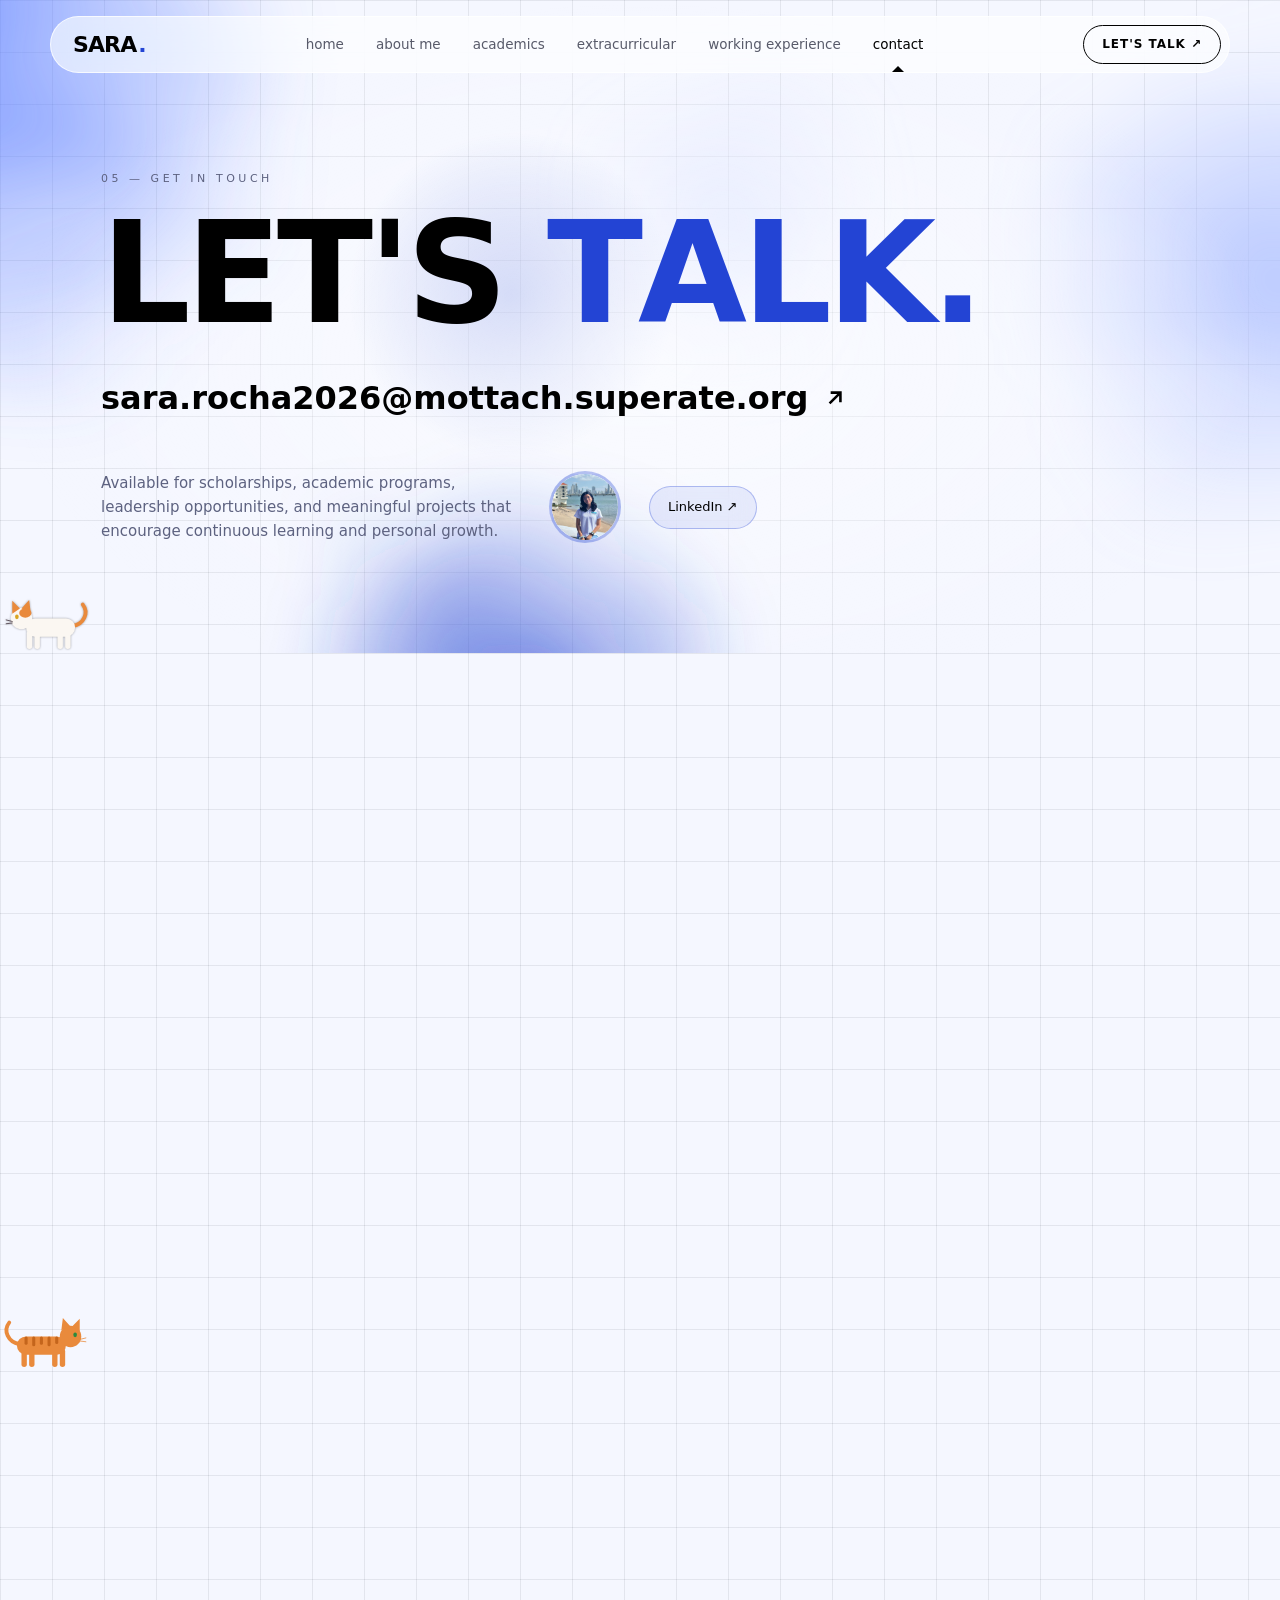
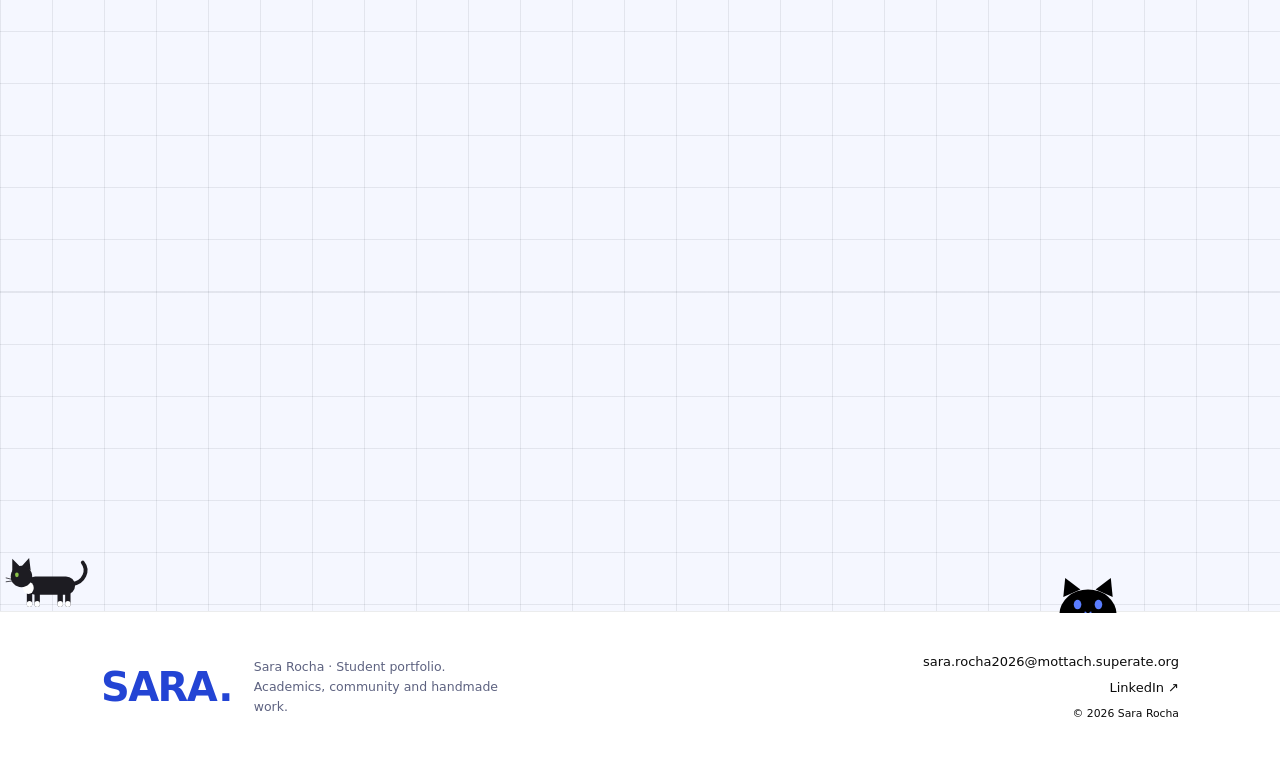
<file: contact.html>
<!doctype html>
<html lang="en">
<head>
  <meta charset="utf-8">
  <meta name="viewport" content="width=device-width, initial-scale=1">
  <meta http-equiv="Content-Security-Policy" content="default-src 'self'; script-src 'self'; style-src 'self' https://fonts.googleapis.com; font-src https://fonts.gstatic.com; img-src 'self' data:; connect-src 'self'; object-src 'none'; base-uri 'self'; form-action 'self'">
  <meta name="referrer" content="strict-origin-when-cross-origin">
  <title>Contact Sara Rocha | Student Portfolio</title>
  <meta name="description" content="Contact Sara Rocha for scholarships, academic programs, leadership opportunities and meaningful projects.">
  <meta name="author" content="Sara Rocha">
  <meta name="theme-color" content="#2344d4">
  <meta property="og:type" content="website">
  <meta property="og:locale" content="en_US">
  <meta property="og:site_name" content="Sara Rocha Portfolio">
  <meta property="og:title" content="Contact Sara Rocha | Student Portfolio">
  <meta property="og:description" content="Contact Sara Rocha for scholarships, academic programs, leadership opportunities and meaningful projects.">
  <meta name="twitter:card" content="summary_large_image">
  <meta name="twitter:title" content="Contact Sara Rocha | Student Portfolio">
  <meta name="twitter:description" content="Contact Sara Rocha for scholarships, academic programs, leadership opportunities and meaningful projects.">
  <link rel="icon" href="data:image/svg+xml,%3Csvg xmlns='http://www.w3.org/2000/svg' viewBox='0 0 64 64'%3E%3Crect width='64' height='64' rx='15' fill='%23ffffff'/%3E%3Cpath d='M13 22 L15 8 L26 15 Q32 13.5 38 15 L49 8 L51 22 Q55 28 55 35 Q55 53 32 53 Q9 53 9 35 Q9 28 13 22 Z' fill='%23fde4d7' stroke='%233a2a35' stroke-width='4' stroke-linejoin='round'/%3E%3Cpath d='M17.5 19 L18.5 13.5 L23.5 16.5 Z' fill='%23f49c88'/%3E%3Cpath d='M46.5 19 L45.5 13.5 L40.5 16.5 Z' fill='%23f49c88'/%3E%3Ccircle cx='23' cy='32' r='3.2' fill='%233a2a35'/%3E%3Ccircle cx='41' cy='32' r='3.2' fill='%233a2a35'/%3E%3Cellipse cx='18.5' cy='40' rx='4.5' ry='3.2' fill='%23f6a09c'/%3E%3Cellipse cx='45.5' cy='40' rx='4.5' ry='3.2' fill='%23f6a09c'/%3E%3Cpath d='M27.5 38 q2.2 3.4 4.5 0 q2.3 3.4 4.5 0' fill='none' stroke='%233a2a35' stroke-width='2.4' stroke-linecap='round'/%3E%3C/svg%3E">
  <link rel="preconnect" href="https://fonts.googleapis.com">
  <link rel="preconnect" href="https://fonts.gstatic.com" crossorigin>
  <link rel="stylesheet" href="https://fonts.googleapis.com/css2?family=League+Spartan:wght@500;700&family=Poppins:ital,wght@0,400;0,500;0,600;1,400&display=swap">
  <link rel="stylesheet" href="css/styles.css">
  <script src="js/main.js" defer></script>
  <script type="application/ld+json">[{"@context": "https://schema.org", "@type": "Person", "name": "Sara Rocha", "email": "mailto:sara.rocha2026@mottach.superate.org", "sameAs": ["https://www.linkedin.com/in/sara-rocha-93998240a"], "affiliation": {"@type": "Organization", "name": "Fundación Alberto Motta - Supérate"}, "award": ["Second Place - Environmental Art Competition", "Supérate Scholarship Recipient"]}, {"@context": "https://schema.org", "@type": "BreadcrumbList", "itemListElement": [{"@type": "ListItem", "position": 1, "name": "Home", "item": "index.html"}, {"@type": "ListItem", "position": 2, "name": "Contact", "item": "contact.html"}]}, {"@context": "https://schema.org", "@type": "FAQPage", "mainEntity": [{"@type": "Question", "name": "What opportunities is Sara open to?", "acceptedAnswer": {"@type": "Answer", "text": "Scholarships, academic programs, leadership opportunities, and meaningful projects that encourage continuous learning and personal growth."}}, {"@type": "Question", "name": "How can I contact Sara?", "acceptedAnswer": {"@type": "Answer", "text": "By email at sara.rocha2026@mottach.superate.org, through LinkedIn, or with the form on this page."}}, {"@type": "Question", "name": "Is Sara part of a scholarship program?", "acceptedAnswer": {"@type": "Answer", "text": "Yes. Sara is a Supérate scholarship recipient with Fundación Alberto Motta."}}]}]</script>
</head>
<body>
  <a class="skip" href="#main">Skip to content</a>
  <div class="curtain" aria-hidden="true"><span class="logo">SARA ROCHA</span></div>

  <!-- Navegacion (igual en todas las paginas) -->
  <nav class="nav" aria-label="Main">
    <a class="logo" href="index.html" aria-label="Sara Rocha, home">SARA<span>.</span></a>
    <button class="nav__toggle" type="button" aria-expanded="false" aria-controls="nav-links" aria-label="Open menu"><span></span><span></span><span></span></button>
    <ul class="nav__links" id="nav-links">
      <li><a href="index.html">home</a></li>
      <li><a href="about.html">about me</a></li>
      <li><a href="academics.html">academics</a></li>
      <li><a href="extracurricular.html">extracurricular</a></li>
      <li><a href="experience.html">working experience</a></li>
      <li><a href="contact.html" aria-current="page">contact</a></li>
    </ul>
    <a class="nav__cta" href="contact.html">Let's talk &#8599;</a>
  </nav>

  <main id="main">
    <!-- Portada Contact: tipografia gigante + correo -->
    <header class="light wave page-hero hero-contact">
    <!-- Agua liquida (portada home): filtro SVG + manchas animadas -->
    <svg class="svg-defs" aria-hidden="true" focusable="false">
      <filter id="water" x="-20%" y="-20%" width="140%" height="140%">
        <feTurbulence type="fractalNoise" baseFrequency="0.006 0.01" numOctaves="2" seed="7" result="noise"/>
        <feDisplacementMap in="SourceGraphic" in2="noise" scale="140" xChannelSelector="R" yChannelSelector="B"/>
      </filter>
    </svg>
    <div class="liquid" aria-hidden="true">
      <div class="liquid__blobs"><span></span><span></span><span></span><span></span></div>
      <div class="liquid__cursor"></div>
    </div>
      <div class="container">
        <p class="kicker">05 &mdash; Get in touch</p>
        <h1 class="mega" data-split>Let's <span class="accent">talk.</span></h1>
        <a class="mail-link reveal" href="mailto:sara.rocha2026@mottach.superate.org">sara.rocha2026@mottach.superate.org <svg viewBox="0 0 24 24" fill="none" stroke="currentColor" stroke-width="2.4" aria-hidden="true"><path d="M7 17 17 7M8 7h9v9"/></svg></a>
        <div class="hero-contact__row reveal" data-delay="0.15">
          <p>Available for scholarships, academic programs, leadership opportunities, and meaningful projects that encourage continuous learning and personal growth.</p>
          <div class="avatars"><figure class="ph avatar" data-label="Work"><img src="img/img1.jpeg" alt="Work" loading="lazy"></figure></div>
          <a class="glass-chip" href="https://www.linkedin.com/in/sara-rocha-93998240a" target="_blank" rel="noopener noreferrer">LinkedIn &#8599;</a>
        </div>
      </div>
    </header>

    <!-- Gatito caminando (click = miau) -->
    <div class="cat-track" aria-hidden="true">
      <div class="cat cat--van cat--rev">
        <span class="cat__meow">miau!</span>
        <svg viewBox="0 0 120 72" fill="currentColor">
          <path class="tail" d="M26 34 C 10 32, 4 16, 12 6" fill="none" stroke="currentColor" stroke-width="5" stroke-linecap="round"/>
          <g class="leg leg--a"><rect x="28" y="40" width="7" height="24" rx="3.5"/><rect class="cat__sock" x="28" y="56" width="7" height="8" rx="3.5"/></g>
          <g class="leg leg--b"><rect x="38" y="40" width="7" height="24" rx="3.5"/><rect class="cat__sock" x="38" y="56" width="7" height="8" rx="3.5"/></g>
          <g class="leg leg--b"><rect x="68" y="40" width="7" height="24" rx="3.5"/><rect class="cat__sock" x="68" y="56" width="7" height="8" rx="3.5"/></g>
          <g class="leg leg--a"><rect x="78" y="40" width="7" height="24" rx="3.5"/><rect class="cat__sock" x="78" y="56" width="7" height="8" rx="3.5"/></g>
          <rect class="cat__body" x="22" y="24" width="64" height="24" rx="12"/>
          <g class="cat__stripes"><rect x="32" y="24" width="4" height="11" rx="2"/><rect x="42" y="24" width="4" height="13" rx="2"/><rect x="52" y="24" width="4" height="11" rx="2"/><rect x="62" y="24" width="4" height="13" rx="2"/><rect x="72" y="24" width="4" height="10" rx="2"/></g>
          <g class="cat__spots"><ellipse cx="34" cy="33" rx="3" ry="2.4"/><ellipse cx="46" cy="40" rx="3.2" ry="2.5"/><ellipse cx="55" cy="30" rx="2.6" ry="2.2"/><ellipse cx="66" cy="39" rx="3" ry="2.4"/><ellipse cx="76" cy="31" rx="2.6" ry="2.2"/></g>
          <ellipse class="cat__patch cat__patch--1" cx="40" cy="32" rx="12" ry="8"/>
          <ellipse class="cat__patch cat__patch--2" cx="67" cy="39" rx="9" ry="7"/>
          <ellipse class="cat__bib" cx="83" cy="39" rx="7" ry="8"/>
          <circle class="cat__head" cx="92" cy="24" r="14"/>
          <path class="cat__ears" d="M80 16 L82 0 L92 11 Z M94 11 L104 1 L104 18 Z"/>
          <ellipse class="cat__patch cat__patch--3" cx="87" cy="17" rx="8" ry="6"/>
          <ellipse class="cat__mask" cx="96" cy="28" rx="9" ry="7.5"/>
          <path class="cat__ear" d="M84 12 L85 5 L89 10 Z"/>
          <ellipse class="eye" cx="98" cy="22" rx="2.4" ry="3"/>
          <path class="cat__whisker" d="M104 28 l8 -2 M104 30 l8 1" stroke-width="1" stroke-linecap="round"/>
        </svg>
      </div>
    </div>
    <section class="light glassy" aria-labelledby="info-t">
      <div class="container talk">
        <div class="reveal">
          <h2 id="info-t">Details</h2>
          <dl class="details">
            <div><dt>Email</dt><dd><a href="mailto:sara.rocha2026@mottach.superate.org">sara.rocha2026@mottach.superate.org</a></dd></div>
            <div><dt>LinkedIn</dt><dd><a href="https://www.linkedin.com/in/sara-rocha-93998240a" target="_blank" rel="noopener noreferrer">linkedin.com/in/sara-rocha</a></dd></div>
            <div><dt>Portfolio</dt><dd>Canva Portafolio &ndash; Sara Rocha</dd></div>
            <div><dt>Available for</dt><dd>Scholarships, academic programs, leadership opportunities, and meaningful projects.</dd></div>
          </dl>
        </div>
        <form class="form reveal" id="contact-form" data-to="sara.rocha2026@mottach.superate.org" novalidate>
          <label class="field">Name<input name="name" type="text" autocomplete="name" maxlength="80" required placeholder="Your name"><span class="err" aria-live="polite"></span></label>
          <label class="field">Email<input name="email" type="email" autocomplete="email" maxlength="120" required placeholder="you@company.com"><span class="err" aria-live="polite"></span></label>
          <label class="field field--full">Message<textarea name="message" maxlength="2000" required placeholder="Tell me what you have in mind"></textarea><span class="err" aria-live="polite"></span></label>
          <div><button class="btn" type="submit">Send message <svg viewBox="0 0 24 24" fill="none" stroke="currentColor" stroke-width="2.4" aria-hidden="true"><path d="M7 17 17 7M8 7h9v9"/></svg></button></div>
          <p class="form__status" role="status"></p>
        </form>
      </div>
    </section>

    <!-- Gatito caminando (click = miau) -->
    <div class="cat-track" aria-hidden="true">
      <div class="cat cat--orange cat--late">
        <span class="cat__meow">miau!</span>
        <svg viewBox="0 0 120 72" fill="currentColor">
          <path class="tail" d="M26 34 C 10 32, 4 16, 12 6" fill="none" stroke="currentColor" stroke-width="5" stroke-linecap="round"/>
          <g class="leg leg--a"><rect x="28" y="40" width="7" height="24" rx="3.5"/><rect class="cat__sock" x="28" y="56" width="7" height="8" rx="3.5"/></g>
          <g class="leg leg--b"><rect x="38" y="40" width="7" height="24" rx="3.5"/><rect class="cat__sock" x="38" y="56" width="7" height="8" rx="3.5"/></g>
          <g class="leg leg--b"><rect x="68" y="40" width="7" height="24" rx="3.5"/><rect class="cat__sock" x="68" y="56" width="7" height="8" rx="3.5"/></g>
          <g class="leg leg--a"><rect x="78" y="40" width="7" height="24" rx="3.5"/><rect class="cat__sock" x="78" y="56" width="7" height="8" rx="3.5"/></g>
          <rect class="cat__body" x="22" y="24" width="64" height="24" rx="12"/>
          <g class="cat__stripes"><rect x="32" y="24" width="4" height="11" rx="2"/><rect x="42" y="24" width="4" height="13" rx="2"/><rect x="52" y="24" width="4" height="11" rx="2"/><rect x="62" y="24" width="4" height="13" rx="2"/><rect x="72" y="24" width="4" height="10" rx="2"/></g>
          <g class="cat__spots"><ellipse cx="34" cy="33" rx="3" ry="2.4"/><ellipse cx="46" cy="40" rx="3.2" ry="2.5"/><ellipse cx="55" cy="30" rx="2.6" ry="2.2"/><ellipse cx="66" cy="39" rx="3" ry="2.4"/><ellipse cx="76" cy="31" rx="2.6" ry="2.2"/></g>
          <ellipse class="cat__patch cat__patch--1" cx="40" cy="32" rx="12" ry="8"/>
          <ellipse class="cat__patch cat__patch--2" cx="67" cy="39" rx="9" ry="7"/>
          <ellipse class="cat__bib" cx="83" cy="39" rx="7" ry="8"/>
          <circle class="cat__head" cx="92" cy="24" r="14"/>
          <path class="cat__ears" d="M80 16 L82 0 L92 11 Z M94 11 L104 1 L104 18 Z"/>
          <ellipse class="cat__patch cat__patch--3" cx="87" cy="17" rx="8" ry="6"/>
          <ellipse class="cat__mask" cx="96" cy="28" rx="9" ry="7.5"/>
          <path class="cat__ear" d="M84 12 L85 5 L89 10 Z"/>
          <ellipse class="eye" cx="98" cy="22" rx="2.4" ry="3"/>
          <path class="cat__whisker" d="M104 28 l8 -2 M104 30 l8 1" stroke-width="1" stroke-linecap="round"/>
        </svg>
      </div>
    </div>
    <section class="light faq glassy" aria-labelledby="faq-t">
      <div class="container">
        <div class="section-head reveal"><h2 id="faq-t">FAQ</h2><p>Quick answers before you write.</p></div>
        <div class="reveal">
          <details><summary>What opportunities is Sara open to?</summary><p>Scholarships, academic programs, leadership opportunities, and meaningful projects that encourage continuous learning and personal growth.</p></details>
          <details><summary>How can I contact Sara?</summary><p>By email at sara.rocha2026@mottach.superate.org, through LinkedIn, or with the form on this page.</p></details>
          <details><summary>Is Sara part of a scholarship program?</summary><p>Yes. Sara is a Supérate scholarship recipient with Fundación Alberto Motta.</p></details>
        </div>
      </div>
    </section>

    <section class="light" aria-label="Next section">
      <div class="container next reveal">
        <div><small>Next &middot; 00</small><h2>Back to home</h2></div>
        <a class="btn" href="index.html">Continue <svg viewBox="0 0 24 24" fill="none" stroke="currentColor" stroke-width="2.4" aria-hidden="true"><path d="M7 17 17 7M8 7h9v9"/></svg></a>
      </div>
    </section>
  </main>

  <footer class="footer">
    <!-- Gatito asomado: pasa el mouse y te guina un ojo -->
    <div class="peek" aria-hidden="true">
      <svg viewBox="0 0 80 44" fill="#000000">
        <path class="ear ear--l" d="M14 20 L16 0 L32 12 Z"/>
        <path class="ear ear--r" d="M66 20 L64 0 L48 12 Z"/>
        <ellipse cx="40" cy="38" rx="30" ry="26"/>
        <ellipse class="eye eye--l" cx="29" cy="28" rx="4" ry="5" fill="#5a7dff"/>
        <ellipse class="eye eye--r" cx="51" cy="28" rx="4" ry="5" fill="#5a7dff"/>
        <path d="M37 36 l3 3 l3 -3" fill="none" stroke="#5a7dff" stroke-width="1.6" stroke-linecap="round"/>
        <ellipse cx="18" cy="44" rx="8" ry="5"/>
        <ellipse cx="62" cy="44" rx="8" ry="5"/>
      </svg>
    </div>
    <!-- Gatito caminando (click = miau) -->
    <div class="cat-track" aria-hidden="true">
      <div class="cat cat--tuxedo cat--rev cat--late">
        <span class="cat__meow">miau!</span>
        <svg viewBox="0 0 120 72" fill="currentColor">
          <path class="tail" d="M26 34 C 10 32, 4 16, 12 6" fill="none" stroke="currentColor" stroke-width="5" stroke-linecap="round"/>
          <g class="leg leg--a"><rect x="28" y="40" width="7" height="24" rx="3.5"/><rect class="cat__sock" x="28" y="56" width="7" height="8" rx="3.5"/></g>
          <g class="leg leg--b"><rect x="38" y="40" width="7" height="24" rx="3.5"/><rect class="cat__sock" x="38" y="56" width="7" height="8" rx="3.5"/></g>
          <g class="leg leg--b"><rect x="68" y="40" width="7" height="24" rx="3.5"/><rect class="cat__sock" x="68" y="56" width="7" height="8" rx="3.5"/></g>
          <g class="leg leg--a"><rect x="78" y="40" width="7" height="24" rx="3.5"/><rect class="cat__sock" x="78" y="56" width="7" height="8" rx="3.5"/></g>
          <rect class="cat__body" x="22" y="24" width="64" height="24" rx="12"/>
          <g class="cat__stripes"><rect x="32" y="24" width="4" height="11" rx="2"/><rect x="42" y="24" width="4" height="13" rx="2"/><rect x="52" y="24" width="4" height="11" rx="2"/><rect x="62" y="24" width="4" height="13" rx="2"/><rect x="72" y="24" width="4" height="10" rx="2"/></g>
          <g class="cat__spots"><ellipse cx="34" cy="33" rx="3" ry="2.4"/><ellipse cx="46" cy="40" rx="3.2" ry="2.5"/><ellipse cx="55" cy="30" rx="2.6" ry="2.2"/><ellipse cx="66" cy="39" rx="3" ry="2.4"/><ellipse cx="76" cy="31" rx="2.6" ry="2.2"/></g>
          <ellipse class="cat__patch cat__patch--1" cx="40" cy="32" rx="12" ry="8"/>
          <ellipse class="cat__patch cat__patch--2" cx="67" cy="39" rx="9" ry="7"/>
          <ellipse class="cat__bib" cx="83" cy="39" rx="7" ry="8"/>
          <circle class="cat__head" cx="92" cy="24" r="14"/>
          <path class="cat__ears" d="M80 16 L82 0 L92 11 Z M94 11 L104 1 L104 18 Z"/>
          <ellipse class="cat__patch cat__patch--3" cx="87" cy="17" rx="8" ry="6"/>
          <ellipse class="cat__mask" cx="96" cy="28" rx="9" ry="7.5"/>
          <path class="cat__ear" d="M84 12 L85 5 L89 10 Z"/>
          <ellipse class="eye" cx="98" cy="22" rx="2.4" ry="3"/>
          <path class="cat__whisker" d="M104 28 l8 -2 M104 30 l8 1" stroke-width="1" stroke-linecap="round"/>
        </svg>
      </div>
    </div>
    <div class="container">
      <div class="footer__brand">
        <span class="logo">SARA<span>.</span></span>
        <p>Sara Rocha &middot; Student portfolio. Academics, community and handmade work.</p>
      </div>
      <div class="footer__links">
        <a href="mailto:sara.rocha2026@mottach.superate.org">sara.rocha2026@mottach.superate.org</a>
        <a href="https://www.linkedin.com/in/sara-rocha-93998240a" target="_blank" rel="noopener noreferrer">LinkedIn &#8599;</a>
        <small>&copy; <span data-year>2026</span> Sara Rocha</small>
      </div>
    </div>
  </footer>
</body>
</html>
</file>
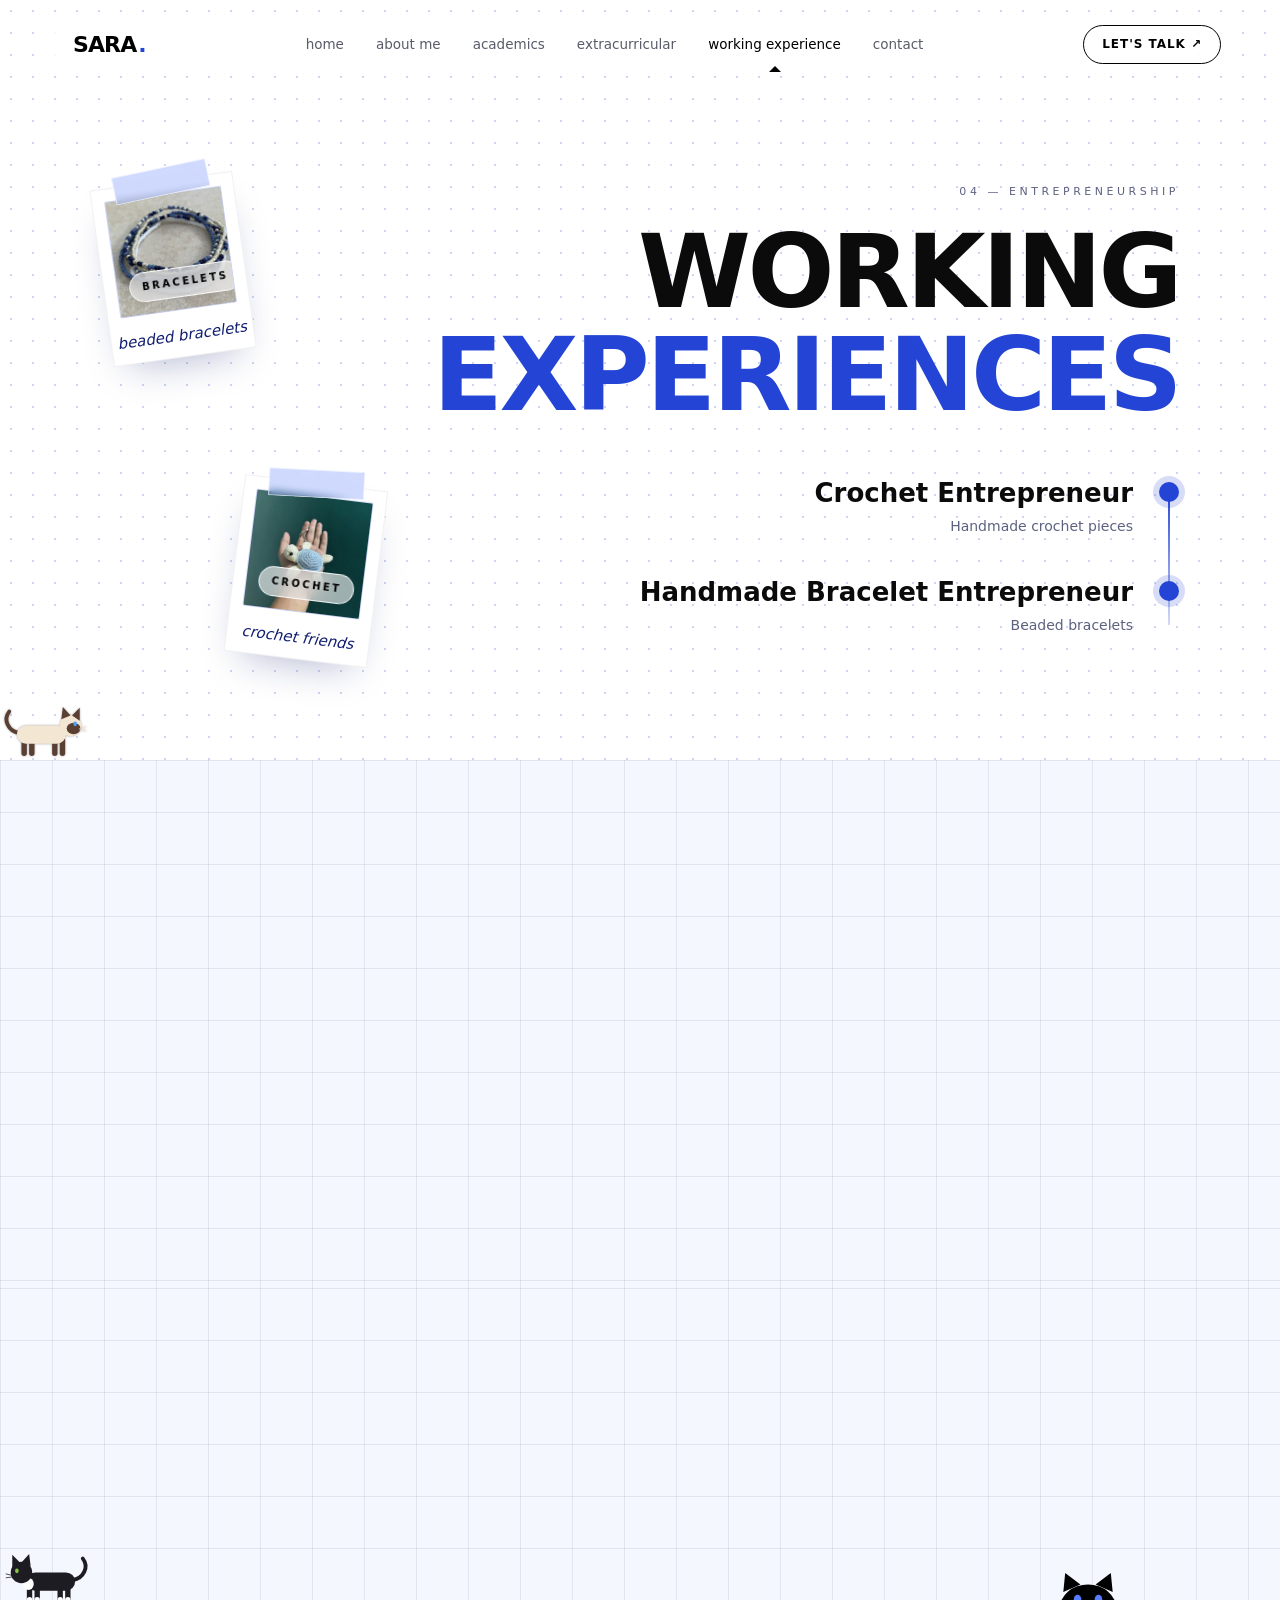
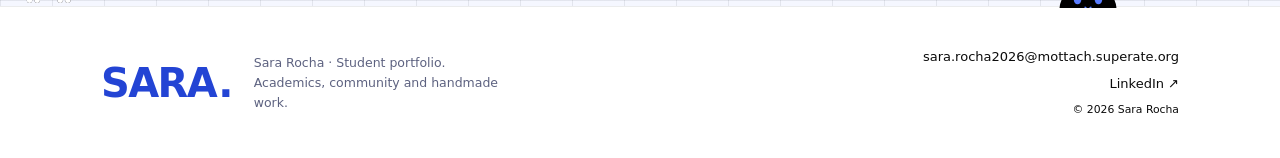
<file: experience.html>
<!doctype html>
<html lang="en">
<head>
  <meta charset="utf-8">
  <meta name="viewport" content="width=device-width, initial-scale=1">
  <meta http-equiv="Content-Security-Policy" content="default-src 'self'; script-src 'self'; style-src 'self' https://fonts.googleapis.com; font-src https://fonts.gstatic.com; img-src 'self' data:; connect-src 'self'; object-src 'none'; base-uri 'self'; form-action 'self'">
  <meta name="referrer" content="strict-origin-when-cross-origin">
  <title>Working experience | Sara Rocha Portfolio</title>
  <meta name="description" content="Sara Rocha's working experience: crochet entrepreneur and handmade bracelet entrepreneur.">
  <meta name="author" content="Sara Rocha">
  <meta name="theme-color" content="#2344d4">
  <meta property="og:type" content="website">
  <meta property="og:locale" content="en_US">
  <meta property="og:site_name" content="Sara Rocha Portfolio">
  <meta property="og:title" content="Working experience | Sara Rocha Portfolio">
  <meta property="og:description" content="Sara Rocha's working experience: crochet entrepreneur and handmade bracelet entrepreneur.">
  <meta name="twitter:card" content="summary_large_image">
  <meta name="twitter:title" content="Working experience | Sara Rocha Portfolio">
  <meta name="twitter:description" content="Sara Rocha's working experience: crochet entrepreneur and handmade bracelet entrepreneur.">
  <link rel="icon" href="data:image/svg+xml,%3Csvg xmlns='http://www.w3.org/2000/svg' viewBox='0 0 64 64'%3E%3Crect width='64' height='64' rx='15' fill='%23ffffff'/%3E%3Cpath d='M13 22 L15 8 L26 15 Q32 13.5 38 15 L49 8 L51 22 Q55 28 55 35 Q55 53 32 53 Q9 53 9 35 Q9 28 13 22 Z' fill='%23fde4d7' stroke='%233a2a35' stroke-width='4' stroke-linejoin='round'/%3E%3Cpath d='M17.5 19 L18.5 13.5 L23.5 16.5 Z' fill='%23f49c88'/%3E%3Cpath d='M46.5 19 L45.5 13.5 L40.5 16.5 Z' fill='%23f49c88'/%3E%3Ccircle cx='23' cy='32' r='3.2' fill='%233a2a35'/%3E%3Ccircle cx='41' cy='32' r='3.2' fill='%233a2a35'/%3E%3Cellipse cx='18.5' cy='40' rx='4.5' ry='3.2' fill='%23f6a09c'/%3E%3Cellipse cx='45.5' cy='40' rx='4.5' ry='3.2' fill='%23f6a09c'/%3E%3Cpath d='M27.5 38 q2.2 3.4 4.5 0 q2.3 3.4 4.5 0' fill='none' stroke='%233a2a35' stroke-width='2.4' stroke-linecap='round'/%3E%3C/svg%3E">
  <link rel="preconnect" href="https://fonts.googleapis.com">
  <link rel="preconnect" href="https://fonts.gstatic.com" crossorigin>
  <link rel="stylesheet" href="https://fonts.googleapis.com/css2?family=League+Spartan:wght@500;700&family=Poppins:ital,wght@0,400;0,500;0,600;1,400&display=swap">
  <link rel="stylesheet" href="css/styles.css">
  <script src="js/main.js" defer></script>
  <script type="application/ld+json">{"@context": "https://schema.org", "@type": "BreadcrumbList", "itemListElement": [{"@type": "ListItem", "position": 1, "name": "Home", "item": "index.html"}, {"@type": "ListItem", "position": 2, "name": "Working experience", "item": "experience.html"}]}</script>
</head>
<body>
  <a class="skip" href="#main">Skip to content</a>
  <div class="curtain" aria-hidden="true"><span class="logo">SARA ROCHA</span></div>

  <!-- Navegacion (igual en todas las paginas) -->
  <nav class="nav" aria-label="Main">
    <a class="logo" href="index.html" aria-label="Sara Rocha, home">SARA<span>.</span></a>
    <button class="nav__toggle" type="button" aria-expanded="false" aria-controls="nav-links" aria-label="Open menu"><span></span><span></span><span></span></button>
    <ul class="nav__links" id="nav-links">
      <li><a href="index.html">home</a></li>
      <li><a href="about.html">about me</a></li>
      <li><a href="academics.html">academics</a></li>
      <li><a href="extracurricular.html">extracurricular</a></li>
      <li><a href="experience.html" aria-current="page">working experience</a></li>
      <li><a href="contact.html">contact</a></li>
    </ul>
    <a class="nav__cta" href="contact.html">Let's talk &#8599;</a>
  </nav>

  <main id="main">
    <!-- Portada Experience: collage de polaroids -->
    <header class="page-hero hero-craft glassy">
      <div class="container hero-craft__grid">
        <div class="polaroids reveal">
          <figure class="polaroid"><div class="ph" data-label="Bracelets"><img src="img/img-bracelet.jpg" alt="Bracelets" loading="lazy"></div><figcaption>beaded bracelets</figcaption></figure>
          <figure class="polaroid"><div class="ph" data-label="Crochet"><img src="img/img-crochet2.jpg" alt="Crochet" loading="lazy"></div><figcaption>crochet friends</figcaption></figure>
        </div>
        <div class="hero-craft__text">
          <p class="kicker">04 &mdash; Entrepreneurship</p>
          <h1 class="page-title" data-split>Working <span class="accent">Experiences</span></h1>
          <div class="reveal">
        <ul class="timeline">
          <li><strong>Crochet Entrepreneur</strong><span>Handmade crochet pieces</span></li>
          <li><strong>Handmade Bracelet Entrepreneur</strong><span>Beaded bracelets</span></li>
        </ul>
          </div>
        </div>
      </div>
    </header>

    <!-- Gatito caminando (click = miau) -->
    <div class="cat-track" aria-hidden="true">
      <div class="cat cat--siamese">
        <span class="cat__meow">miau!</span>
        <svg viewBox="0 0 120 72" fill="currentColor">
          <path class="tail" d="M26 34 C 10 32, 4 16, 12 6" fill="none" stroke="currentColor" stroke-width="5" stroke-linecap="round"/>
          <g class="leg leg--a"><rect x="28" y="40" width="7" height="24" rx="3.5"/><rect class="cat__sock" x="28" y="56" width="7" height="8" rx="3.5"/></g>
          <g class="leg leg--b"><rect x="38" y="40" width="7" height="24" rx="3.5"/><rect class="cat__sock" x="38" y="56" width="7" height="8" rx="3.5"/></g>
          <g class="leg leg--b"><rect x="68" y="40" width="7" height="24" rx="3.5"/><rect class="cat__sock" x="68" y="56" width="7" height="8" rx="3.5"/></g>
          <g class="leg leg--a"><rect x="78" y="40" width="7" height="24" rx="3.5"/><rect class="cat__sock" x="78" y="56" width="7" height="8" rx="3.5"/></g>
          <rect class="cat__body" x="22" y="24" width="64" height="24" rx="12"/>
          <g class="cat__stripes"><rect x="32" y="24" width="4" height="11" rx="2"/><rect x="42" y="24" width="4" height="13" rx="2"/><rect x="52" y="24" width="4" height="11" rx="2"/><rect x="62" y="24" width="4" height="13" rx="2"/><rect x="72" y="24" width="4" height="10" rx="2"/></g>
          <g class="cat__spots"><ellipse cx="34" cy="33" rx="3" ry="2.4"/><ellipse cx="46" cy="40" rx="3.2" ry="2.5"/><ellipse cx="55" cy="30" rx="2.6" ry="2.2"/><ellipse cx="66" cy="39" rx="3" ry="2.4"/><ellipse cx="76" cy="31" rx="2.6" ry="2.2"/></g>
          <ellipse class="cat__patch cat__patch--1" cx="40" cy="32" rx="12" ry="8"/>
          <ellipse class="cat__patch cat__patch--2" cx="67" cy="39" rx="9" ry="7"/>
          <ellipse class="cat__bib" cx="83" cy="39" rx="7" ry="8"/>
          <circle class="cat__head" cx="92" cy="24" r="14"/>
          <path class="cat__ears" d="M80 16 L82 0 L92 11 Z M94 11 L104 1 L104 18 Z"/>
          <ellipse class="cat__patch cat__patch--3" cx="87" cy="17" rx="8" ry="6"/>
          <ellipse class="cat__mask" cx="96" cy="28" rx="9" ry="7.5"/>
          <path class="cat__ear" d="M84 12 L85 5 L89 10 Z"/>
          <ellipse class="eye" cx="98" cy="22" rx="2.4" ry="3"/>
          <path class="cat__whisker" d="M104 28 l8 -2 M104 30 l8 1" stroke-width="1" stroke-linecap="round"/>
        </svg>
      </div>
    </div>
    <section class="light glassy">
      <div class="container">
        <div class="section-head reveal"><h2>Made by hand</h2><p>Sara Rocha's working experience: crochet entrepreneur and handmade bracelet entrepreneur.</p></div>
      <div class="facts">
        <article class="fact reveal" data-delay="0.0"><b>01</b><h3>Crochet</h3><p>Designing and selling handmade crochet pieces.</p></article>
        <article class="fact reveal" data-delay="0.1"><b>02</b><h3>Bracelets</h3><p>Designing and selling handmade beaded bracelets.</p></article>
      </div>
      </div>
    </section>

    <section class="light" aria-label="Next section">
      <div class="container next reveal">
        <div><small>Next &middot; 05</small><h2>Contact</h2></div>
        <a class="btn" href="contact.html">Continue <svg viewBox="0 0 24 24" fill="none" stroke="currentColor" stroke-width="2.4" aria-hidden="true"><path d="M7 17 17 7M8 7h9v9"/></svg></a>
      </div>
    </section>
  </main>

  <footer class="footer">
    <!-- Gatito asomado: pasa el mouse y te guina un ojo -->
    <div class="peek" aria-hidden="true">
      <svg viewBox="0 0 80 44" fill="#000000">
        <path class="ear ear--l" d="M14 20 L16 0 L32 12 Z"/>
        <path class="ear ear--r" d="M66 20 L64 0 L48 12 Z"/>
        <ellipse cx="40" cy="38" rx="30" ry="26"/>
        <ellipse class="eye eye--l" cx="29" cy="28" rx="4" ry="5" fill="#5a7dff"/>
        <ellipse class="eye eye--r" cx="51" cy="28" rx="4" ry="5" fill="#5a7dff"/>
        <path d="M37 36 l3 3 l3 -3" fill="none" stroke="#5a7dff" stroke-width="1.6" stroke-linecap="round"/>
        <ellipse cx="18" cy="44" rx="8" ry="5"/>
        <ellipse cx="62" cy="44" rx="8" ry="5"/>
      </svg>
    </div>
    <!-- Gatito caminando (click = miau) -->
    <div class="cat-track" aria-hidden="true">
      <div class="cat cat--tuxedo cat--rev cat--late">
        <span class="cat__meow">miau!</span>
        <svg viewBox="0 0 120 72" fill="currentColor">
          <path class="tail" d="M26 34 C 10 32, 4 16, 12 6" fill="none" stroke="currentColor" stroke-width="5" stroke-linecap="round"/>
          <g class="leg leg--a"><rect x="28" y="40" width="7" height="24" rx="3.5"/><rect class="cat__sock" x="28" y="56" width="7" height="8" rx="3.5"/></g>
          <g class="leg leg--b"><rect x="38" y="40" width="7" height="24" rx="3.5"/><rect class="cat__sock" x="38" y="56" width="7" height="8" rx="3.5"/></g>
          <g class="leg leg--b"><rect x="68" y="40" width="7" height="24" rx="3.5"/><rect class="cat__sock" x="68" y="56" width="7" height="8" rx="3.5"/></g>
          <g class="leg leg--a"><rect x="78" y="40" width="7" height="24" rx="3.5"/><rect class="cat__sock" x="78" y="56" width="7" height="8" rx="3.5"/></g>
          <rect class="cat__body" x="22" y="24" width="64" height="24" rx="12"/>
          <g class="cat__stripes"><rect x="32" y="24" width="4" height="11" rx="2"/><rect x="42" y="24" width="4" height="13" rx="2"/><rect x="52" y="24" width="4" height="11" rx="2"/><rect x="62" y="24" width="4" height="13" rx="2"/><rect x="72" y="24" width="4" height="10" rx="2"/></g>
          <g class="cat__spots"><ellipse cx="34" cy="33" rx="3" ry="2.4"/><ellipse cx="46" cy="40" rx="3.2" ry="2.5"/><ellipse cx="55" cy="30" rx="2.6" ry="2.2"/><ellipse cx="66" cy="39" rx="3" ry="2.4"/><ellipse cx="76" cy="31" rx="2.6" ry="2.2"/></g>
          <ellipse class="cat__patch cat__patch--1" cx="40" cy="32" rx="12" ry="8"/>
          <ellipse class="cat__patch cat__patch--2" cx="67" cy="39" rx="9" ry="7"/>
          <ellipse class="cat__bib" cx="83" cy="39" rx="7" ry="8"/>
          <circle class="cat__head" cx="92" cy="24" r="14"/>
          <path class="cat__ears" d="M80 16 L82 0 L92 11 Z M94 11 L104 1 L104 18 Z"/>
          <ellipse class="cat__patch cat__patch--3" cx="87" cy="17" rx="8" ry="6"/>
          <ellipse class="cat__mask" cx="96" cy="28" rx="9" ry="7.5"/>
          <path class="cat__ear" d="M84 12 L85 5 L89 10 Z"/>
          <ellipse class="eye" cx="98" cy="22" rx="2.4" ry="3"/>
          <path class="cat__whisker" d="M104 28 l8 -2 M104 30 l8 1" stroke-width="1" stroke-linecap="round"/>
        </svg>
      </div>
    </div>
    <div class="container">
      <div class="footer__brand">
        <span class="logo">SARA<span>.</span></span>
        <p>Sara Rocha &middot; Student portfolio. Academics, community and handmade work.</p>
      </div>
      <div class="footer__links">
        <a href="mailto:sara.rocha2026@mottach.superate.org">sara.rocha2026@mottach.superate.org</a>
        <a href="https://www.linkedin.com/in/sara-rocha-93998240a" target="_blank" rel="noopener noreferrer">LinkedIn &#8599;</a>
        <small>&copy; <span data-year>2026</span> Sara Rocha</small>
      </div>
    </div>
  </footer>
</body>
</html>
</file>
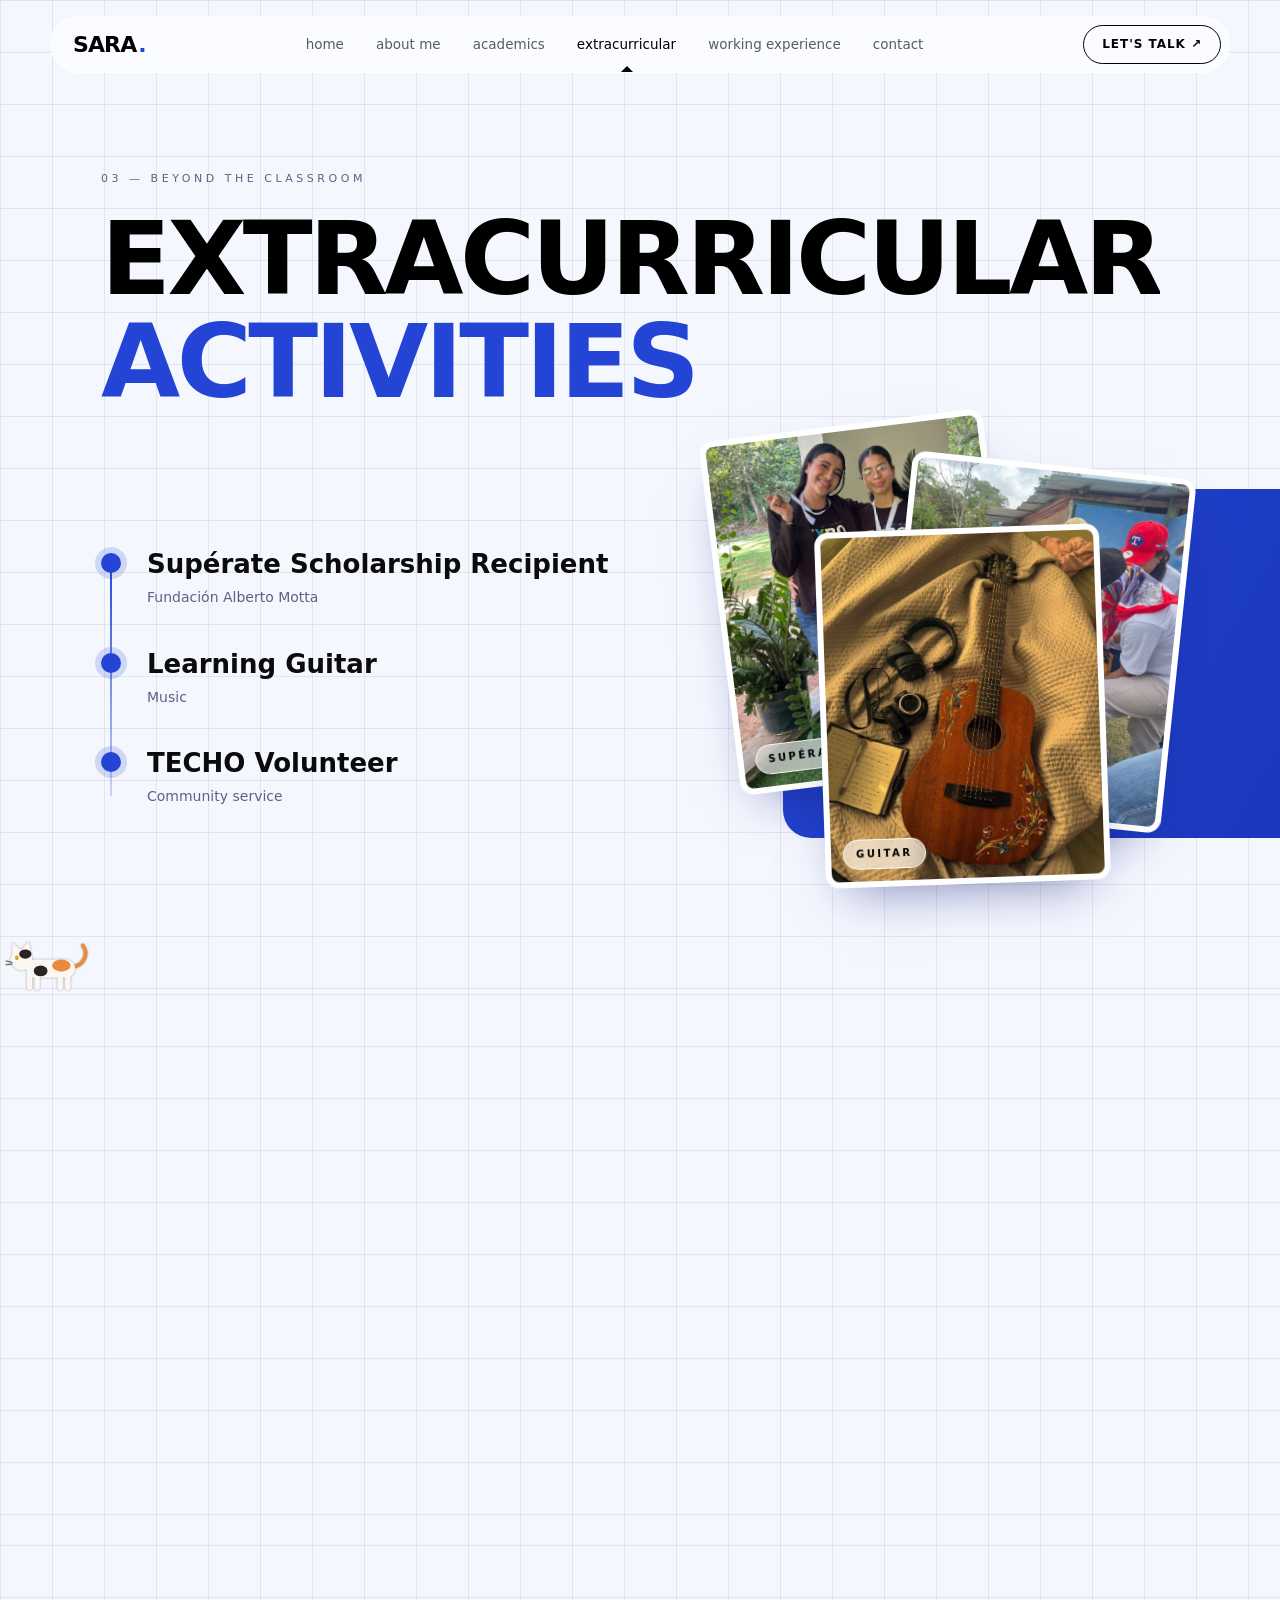
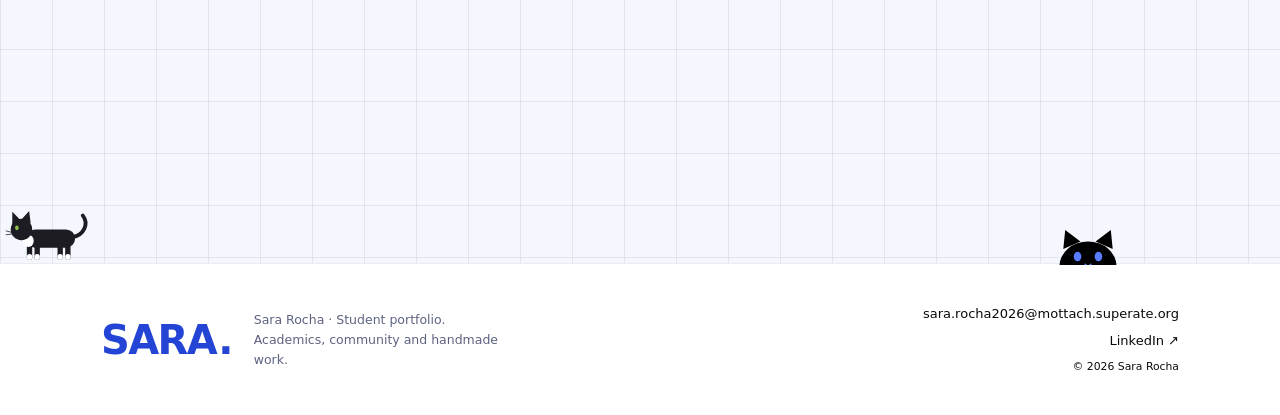
<file: extracurricular.html>
<!doctype html>
<html lang="en">
<head>
  <meta charset="utf-8">
  <meta name="viewport" content="width=device-width, initial-scale=1">
  <meta http-equiv="Content-Security-Policy" content="default-src 'self'; script-src 'self'; style-src 'self' https://fonts.googleapis.com; font-src https://fonts.gstatic.com; img-src 'self' data:; connect-src 'self'; object-src 'none'; base-uri 'self'; form-action 'self'">
  <meta name="referrer" content="strict-origin-when-cross-origin">
  <title>Extracurricular | Sara Rocha Portfolio</title>
  <meta name="description" content="Sara Rocha's extracurricular life: Supérate scholarship, TECHO volunteering and learning guitar.">
  <meta name="author" content="Sara Rocha">
  <meta name="theme-color" content="#2344d4">
  <meta property="og:type" content="website">
  <meta property="og:locale" content="en_US">
  <meta property="og:site_name" content="Sara Rocha Portfolio">
  <meta property="og:title" content="Extracurricular | Sara Rocha Portfolio">
  <meta property="og:description" content="Sara Rocha's extracurricular life: Supérate scholarship, TECHO volunteering and learning guitar.">
  <meta name="twitter:card" content="summary_large_image">
  <meta name="twitter:title" content="Extracurricular | Sara Rocha Portfolio">
  <meta name="twitter:description" content="Sara Rocha's extracurricular life: Supérate scholarship, TECHO volunteering and learning guitar.">
  <link rel="icon" href="data:image/svg+xml,%3Csvg xmlns='http://www.w3.org/2000/svg' viewBox='0 0 64 64'%3E%3Crect width='64' height='64' rx='15' fill='%23ffffff'/%3E%3Cpath d='M13 22 L15 8 L26 15 Q32 13.5 38 15 L49 8 L51 22 Q55 28 55 35 Q55 53 32 53 Q9 53 9 35 Q9 28 13 22 Z' fill='%23fde4d7' stroke='%233a2a35' stroke-width='4' stroke-linejoin='round'/%3E%3Cpath d='M17.5 19 L18.5 13.5 L23.5 16.5 Z' fill='%23f49c88'/%3E%3Cpath d='M46.5 19 L45.5 13.5 L40.5 16.5 Z' fill='%23f49c88'/%3E%3Ccircle cx='23' cy='32' r='3.2' fill='%233a2a35'/%3E%3Ccircle cx='41' cy='32' r='3.2' fill='%233a2a35'/%3E%3Cellipse cx='18.5' cy='40' rx='4.5' ry='3.2' fill='%23f6a09c'/%3E%3Cellipse cx='45.5' cy='40' rx='4.5' ry='3.2' fill='%23f6a09c'/%3E%3Cpath d='M27.5 38 q2.2 3.4 4.5 0 q2.3 3.4 4.5 0' fill='none' stroke='%233a2a35' stroke-width='2.4' stroke-linecap='round'/%3E%3C/svg%3E">
  <link rel="preconnect" href="https://fonts.googleapis.com">
  <link rel="preconnect" href="https://fonts.gstatic.com" crossorigin>
  <link rel="stylesheet" href="https://fonts.googleapis.com/css2?family=League+Spartan:wght@500;700&family=Poppins:ital,wght@0,400;0,500;0,600;1,400&display=swap">
  <link rel="stylesheet" href="css/styles.css">
  <script src="js/main.js" defer></script>
  <script type="application/ld+json">{"@context": "https://schema.org", "@type": "BreadcrumbList", "itemListElement": [{"@type": "ListItem", "position": 1, "name": "Home", "item": "index.html"}, {"@type": "ListItem", "position": 2, "name": "Extracurricular", "item": "extracurricular.html"}]}</script>
</head>
<body>
  <a class="skip" href="#main">Skip to content</a>
  <div class="curtain" aria-hidden="true"><span class="logo">SARA ROCHA</span></div>

  <!-- Navegacion (igual en todas las paginas) -->
  <nav class="nav" aria-label="Main">
    <a class="logo" href="index.html" aria-label="Sara Rocha, home">SARA<span>.</span></a>
    <button class="nav__toggle" type="button" aria-expanded="false" aria-controls="nav-links" aria-label="Open menu"><span></span><span></span><span></span></button>
    <ul class="nav__links" id="nav-links">
      <li><a href="index.html">home</a></li>
      <li><a href="about.html">about me</a></li>
      <li><a href="academics.html">academics</a></li>
      <li><a href="extracurricular.html" aria-current="page">extracurricular</a></li>
      <li><a href="experience.html">working experience</a></li>
      <li><a href="contact.html">contact</a></li>
    </ul>
    <a class="nav__cta" href="contact.html">Let's talk &#8599;</a>
  </nav>

  <main id="main">
    <!-- Portada Extracurricular: azul rey -->
    <header class="light page-hero hero-blue glassy">
      <div class="container">
        <p class="kicker">03 &mdash; Beyond the classroom</p>
        <h1 class="page-title" data-split>Extracurricular <span class="accent">Activities</span></h1>
      </div>
      <div class="container hero-blue__grid">
        <div>
          <div class="reveal">
        <ul class="timeline">
          <li><strong>Supérate Scholarship Recipient</strong><span>Fundación Alberto Motta</span></li>
          <li><strong>Learning Guitar</strong><span>Music</span></li>
          <li><strong>TECHO Volunteer</strong><span>Community service</span></li>
        </ul>
          </div>
        </div>
        <div class="tilted reveal" data-delay="0.2"><figure class="ph " data-label="Supérate"><img src="img/img-sup.jpg" alt="Supérate" loading="lazy"></figure><figure class="ph " data-label="TECHO"><img src="img/img-community3.jpg" alt="TECHO" loading="lazy"></figure><figure class="ph " data-label="Guitar"><img src="img/img-guitar.jpg" alt="Guitar" loading="lazy"></figure></div>
      </div>
    </header>

    <!-- Gatito caminando (click = miau) -->
    <div class="cat-track" aria-hidden="true">
      <div class="cat cat--calico cat--rev">
        <span class="cat__meow">miau!</span>
        <svg viewBox="0 0 120 72" fill="currentColor">
          <path class="tail" d="M26 34 C 10 32, 4 16, 12 6" fill="none" stroke="currentColor" stroke-width="5" stroke-linecap="round"/>
          <g class="leg leg--a"><rect x="28" y="40" width="7" height="24" rx="3.5"/><rect class="cat__sock" x="28" y="56" width="7" height="8" rx="3.5"/></g>
          <g class="leg leg--b"><rect x="38" y="40" width="7" height="24" rx="3.5"/><rect class="cat__sock" x="38" y="56" width="7" height="8" rx="3.5"/></g>
          <g class="leg leg--b"><rect x="68" y="40" width="7" height="24" rx="3.5"/><rect class="cat__sock" x="68" y="56" width="7" height="8" rx="3.5"/></g>
          <g class="leg leg--a"><rect x="78" y="40" width="7" height="24" rx="3.5"/><rect class="cat__sock" x="78" y="56" width="7" height="8" rx="3.5"/></g>
          <rect class="cat__body" x="22" y="24" width="64" height="24" rx="12"/>
          <g class="cat__stripes"><rect x="32" y="24" width="4" height="11" rx="2"/><rect x="42" y="24" width="4" height="13" rx="2"/><rect x="52" y="24" width="4" height="11" rx="2"/><rect x="62" y="24" width="4" height="13" rx="2"/><rect x="72" y="24" width="4" height="10" rx="2"/></g>
          <g class="cat__spots"><ellipse cx="34" cy="33" rx="3" ry="2.4"/><ellipse cx="46" cy="40" rx="3.2" ry="2.5"/><ellipse cx="55" cy="30" rx="2.6" ry="2.2"/><ellipse cx="66" cy="39" rx="3" ry="2.4"/><ellipse cx="76" cy="31" rx="2.6" ry="2.2"/></g>
          <ellipse class="cat__patch cat__patch--1" cx="40" cy="32" rx="12" ry="8"/>
          <ellipse class="cat__patch cat__patch--2" cx="67" cy="39" rx="9" ry="7"/>
          <ellipse class="cat__bib" cx="83" cy="39" rx="7" ry="8"/>
          <circle class="cat__head" cx="92" cy="24" r="14"/>
          <path class="cat__ears" d="M80 16 L82 0 L92 11 Z M94 11 L104 1 L104 18 Z"/>
          <ellipse class="cat__patch cat__patch--3" cx="87" cy="17" rx="8" ry="6"/>
          <ellipse class="cat__mask" cx="96" cy="28" rx="9" ry="7.5"/>
          <path class="cat__ear" d="M84 12 L85 5 L89 10 Z"/>
          <ellipse class="eye" cx="98" cy="22" rx="2.4" ry="3"/>
          <path class="cat__whisker" d="M104 28 l8 -2 M104 30 l8 1" stroke-width="1" stroke-linecap="round"/>
        </svg>
      </div>
    </div>
    <section class="light glassy">
      <div class="container">
        <div class="section-head reveal"><h2>What I do after class</h2><p>Sara Rocha's extracurricular life: Supérate scholarship, TECHO volunteering and learning guitar.</p></div>
      <div class="facts">
        <article class="fact reveal" data-delay="0.0"><b>01</b><h3>Supérate Scholarship</h3><p>Scholarship recipient with Fundación Alberto Motta.</p></article>
        <article class="fact reveal" data-delay="0.1"><b>02</b><h3>Learning Guitar</h3><p>Building music into my everyday routine.</p></article>
        <article class="fact reveal" data-delay="0.2"><b>03</b><h3>TECHO Volunteer</h3><p>Volunteering with TECHO in community projects.</p></article>
      </div>
      </div>
    </section>

    <section class="light" aria-label="Next section">
      <div class="container next reveal">
        <div><small>Next &middot; 04</small><h2>Working experience</h2></div>
        <a class="btn" href="experience.html">Continue <svg viewBox="0 0 24 24" fill="none" stroke="currentColor" stroke-width="2.4" aria-hidden="true"><path d="M7 17 17 7M8 7h9v9"/></svg></a>
      </div>
    </section>
  </main>

  <footer class="footer">
    <!-- Gatito asomado: pasa el mouse y te guina un ojo -->
    <div class="peek" aria-hidden="true">
      <svg viewBox="0 0 80 44" fill="#000000">
        <path class="ear ear--l" d="M14 20 L16 0 L32 12 Z"/>
        <path class="ear ear--r" d="M66 20 L64 0 L48 12 Z"/>
        <ellipse cx="40" cy="38" rx="30" ry="26"/>
        <ellipse class="eye eye--l" cx="29" cy="28" rx="4" ry="5" fill="#5a7dff"/>
        <ellipse class="eye eye--r" cx="51" cy="28" rx="4" ry="5" fill="#5a7dff"/>
        <path d="M37 36 l3 3 l3 -3" fill="none" stroke="#5a7dff" stroke-width="1.6" stroke-linecap="round"/>
        <ellipse cx="18" cy="44" rx="8" ry="5"/>
        <ellipse cx="62" cy="44" rx="8" ry="5"/>
      </svg>
    </div>
    <!-- Gatito caminando (click = miau) -->
    <div class="cat-track" aria-hidden="true">
      <div class="cat cat--tuxedo cat--rev cat--late">
        <span class="cat__meow">miau!</span>
        <svg viewBox="0 0 120 72" fill="currentColor">
          <path class="tail" d="M26 34 C 10 32, 4 16, 12 6" fill="none" stroke="currentColor" stroke-width="5" stroke-linecap="round"/>
          <g class="leg leg--a"><rect x="28" y="40" width="7" height="24" rx="3.5"/><rect class="cat__sock" x="28" y="56" width="7" height="8" rx="3.5"/></g>
          <g class="leg leg--b"><rect x="38" y="40" width="7" height="24" rx="3.5"/><rect class="cat__sock" x="38" y="56" width="7" height="8" rx="3.5"/></g>
          <g class="leg leg--b"><rect x="68" y="40" width="7" height="24" rx="3.5"/><rect class="cat__sock" x="68" y="56" width="7" height="8" rx="3.5"/></g>
          <g class="leg leg--a"><rect x="78" y="40" width="7" height="24" rx="3.5"/><rect class="cat__sock" x="78" y="56" width="7" height="8" rx="3.5"/></g>
          <rect class="cat__body" x="22" y="24" width="64" height="24" rx="12"/>
          <g class="cat__stripes"><rect x="32" y="24" width="4" height="11" rx="2"/><rect x="42" y="24" width="4" height="13" rx="2"/><rect x="52" y="24" width="4" height="11" rx="2"/><rect x="62" y="24" width="4" height="13" rx="2"/><rect x="72" y="24" width="4" height="10" rx="2"/></g>
          <g class="cat__spots"><ellipse cx="34" cy="33" rx="3" ry="2.4"/><ellipse cx="46" cy="40" rx="3.2" ry="2.5"/><ellipse cx="55" cy="30" rx="2.6" ry="2.2"/><ellipse cx="66" cy="39" rx="3" ry="2.4"/><ellipse cx="76" cy="31" rx="2.6" ry="2.2"/></g>
          <ellipse class="cat__patch cat__patch--1" cx="40" cy="32" rx="12" ry="8"/>
          <ellipse class="cat__patch cat__patch--2" cx="67" cy="39" rx="9" ry="7"/>
          <ellipse class="cat__bib" cx="83" cy="39" rx="7" ry="8"/>
          <circle class="cat__head" cx="92" cy="24" r="14"/>
          <path class="cat__ears" d="M80 16 L82 0 L92 11 Z M94 11 L104 1 L104 18 Z"/>
          <ellipse class="cat__patch cat__patch--3" cx="87" cy="17" rx="8" ry="6"/>
          <ellipse class="cat__mask" cx="96" cy="28" rx="9" ry="7.5"/>
          <path class="cat__ear" d="M84 12 L85 5 L89 10 Z"/>
          <ellipse class="eye" cx="98" cy="22" rx="2.4" ry="3"/>
          <path class="cat__whisker" d="M104 28 l8 -2 M104 30 l8 1" stroke-width="1" stroke-linecap="round"/>
        </svg>
      </div>
    </div>
    <div class="container">
      <div class="footer__brand">
        <span class="logo">SARA<span>.</span></span>
        <p>Sara Rocha &middot; Student portfolio. Academics, community and handmade work.</p>
      </div>
      <div class="footer__links">
        <a href="mailto:sara.rocha2026@mottach.superate.org">sara.rocha2026@mottach.superate.org</a>
        <a href="https://www.linkedin.com/in/sara-rocha-93998240a" target="_blank" rel="noopener noreferrer">LinkedIn &#8599;</a>
        <small>&copy; <span data-year>2026</span> Sara Rocha</small>
      </div>
    </div>
  </footer>
</body>
</html>
</file>
<file: css/styles.css>
/* ============ Tokens ============ */
:root {
  --ink: #000000;
  --ink-2: #121f71;
  --royal: #0a2496;
  --navy: #121f71;
  --accent: #2344d4;
  --accent-2: #5a7dff;
  --ice: #dfe5ff;
  --paper: #ffffff;
  --paper-2: #f5f7ff;
  --text: #0b0b0b;
  --muted: #5d6280;
  --line: rgba(10, 13, 36, .08);
  --glass: rgba(255, 255, 255, .07);
  --glass-line: rgba(255, 255, 255, .18);
  --ease: cubic-bezier(.19, 1, .22, 1);
  --max: 1078px;
  --font-display: "League Spartan", system-ui, sans-serif;
  --font-body: "Poppins", system-ui, sans-serif;
}


/* ============ Base ============ */
*, *::before, *::after { box-sizing: border-box; }
html { scroll-behavior: smooth; }
body {
  margin: 0;
  overflow-x: clip;
  background: var(--paper);
  color: var(--text);
  font: 400 16px/1.6 var(--font-body);
  -webkit-font-smoothing: antialiased;
  overflow-x: hidden;
}
img { max-width: 100%; display: block; }
a { color: inherit; text-decoration: none; }
h1, h2, h3 { font-family: var(--font-display); margin: 0; line-height: .95; letter-spacing: -.035em; }
p { margin: 0; }
:focus-visible { outline: 2px solid var(--accent); outline-offset: 3px; border-radius: 6px; }
.container { width: min(100% - 32px, var(--max)); margin-inline: auto; }
.sr-only { position: absolute; width: 1px; height: 1px; overflow: hidden; clip: rect(0 0 0 0); white-space: nowrap; }
.skip { position: absolute; left: 16px; top: -60px; z-index: 100; background: var(--accent); color: #fff; padding: 8px 16px; border-radius: 75px; }
.skip:focus { top: 16px; }

/* ============ Nav (glass pill) ============ */
.nav {
  position: absolute; top: 16px; left: 50%; z-index: 50; /* no fijo: se va con el scroll */
  transform: translateX(-50%);
  width: min(100% - 32px, 1180px);
  display: flex; align-items: center; justify-content: space-between; gap: 16px;
  padding: 8px 8px 8px 22px;
  border-radius: 75px;
  background: rgba(255, 255, 255, .62);
  border: 1px solid rgba(255, 255, 255, .75);
  backdrop-filter: blur(18px) saturate(160%);
  -webkit-backdrop-filter: blur(18px) saturate(160%);
  color: var(--ink);
  transition: background .6s var(--ease), transform .8s var(--ease), border-color .6s ease;
}
.logo { font: 700 22px/1 var(--font-display); letter-spacing: -.04em; display: flex; align-items: center; gap: 2px; }
.logo span { color: var(--accent); }
.nav__links { display: flex; gap: 4px; list-style: none; margin: 0; padding: 0; }
.nav__links a {
  position: relative; display: block;
  padding: 8px 14px; border-radius: 75px;
  font-size: 13.5px; color: rgba(10, 13, 36, .68);
  transition: color .4s ease, background .4s ease;
}
.nav__links a:hover { color: var(--ink); background: rgba(10, 13, 36, .06); }
.nav__links a[aria-current="page"] { color: var(--ink); font-weight: 500; }
.nav__links a[aria-current="page"]::after {
  content: ""; position: absolute; left: 50%; bottom: -9px;
  border: 6px solid transparent; border-bottom-color: var(--ink);
  transform: translateX(-50%);
}
.nav__cta {
  display: inline-flex; align-items: center; gap: 10px;
  padding: 9px 18px; border-radius: 75px;
  border: 1px solid var(--ink); color: var(--ink);
  font-size: 12px; font-weight: 600; letter-spacing: .08em; text-transform: uppercase;
  transition: background .5s var(--ease), color .5s var(--ease);
}
.nav__cta:hover { background: var(--ink); color: #fff; }
.nav__toggle { display: none; background: none; border: 0; color: var(--ink); padding: 10px; cursor: pointer; }
.nav__toggle span { display: block; width: 22px; height: 2px; background: currentColor; margin: 5px 0; transition: transform .5s var(--ease), opacity .3s; }
.nav.is-open .nav__toggle span:nth-child(1) { transform: translateY(7px) rotate(45deg); }
.nav.is-open .nav__toggle span:nth-child(2) { opacity: 0; }
.nav.is-open .nav__toggle span:nth-child(3) { transform: translateY(-7px) rotate(-45deg); }

@media (max-width: 900px) {
  .nav { padding: 6px 6px 6px 20px; border-radius: 28px; flex-wrap: wrap; }
  .nav__toggle { display: block; }
  .nav__cta { display: none; }
  .nav__links {
    order: 3; width: 100%; flex-direction: column; gap: 2px;
    max-height: 0; overflow: hidden; transition: max-height .8s var(--ease), padding .8s var(--ease);
  }
  .nav.is-open .nav__links { max-height: 420px; padding: 8px 0 10px; }
  .nav__links a { font-size: 16px; padding: 12px 14px; }
  .nav__links a[aria-current="page"] { background: rgba(35, 68, 212, .14); }
  .nav__links a[aria-current="page"]::after { display: none; }
}

/* ============ Liquid water backdrop (claro) ============ */
.wave { position: relative; overflow: hidden; isolation: isolate; color: var(--text); }
.wave:not(.light) { background: var(--paper); }
.liquid { position: absolute; inset: -10%; z-index: -2; pointer-events: none; }
.liquid__blobs { position: absolute; inset: 0; filter: url(#water) blur(30px); }
.liquid__blobs span {
  position: absolute; border-radius: 50%; opacity: .8;
  animation: drift 22s ease-in-out infinite alternate;
}
.liquid__blobs span:nth-child(1) { width: 55vmax; height: 55vmax; left: -15%; top: -20%; background: radial-gradient(circle at 40% 40%, #5a7dff 0%, transparent 64%); }
.liquid__blobs span:nth-child(2) { width: 48vmax; height: 48vmax; right: -12%; top: 5%; background: radial-gradient(circle at 50% 50%, #a9bcff 0%, transparent 60%); animation-duration: 28s; animation-delay: -6s; }
.liquid__blobs span:nth-child(3) { width: 40vmax; height: 40vmax; left: 25%; bottom: -30%; background: radial-gradient(circle at 50% 50%, #2344d4 0%, transparent 65%); animation-duration: 32s; animation-delay: -12s; }
.liquid__blobs span:nth-child(4) { width: 26vmax; height: 26vmax; left: 45%; top: 15%; background: radial-gradient(circle at 50% 50%, #d4ddff 0%, transparent 60%); opacity: .7; animation-duration: 26s; animation-delay: -3s; }
.liquid__cursor {
  position: absolute; width: 30vmax; height: 30vmax; left: 0; top: 0;
  border-radius: 50%;
  background: radial-gradient(circle, rgba(35, 68, 212, .28), transparent 60%);
  transform: translate3d(var(--mx, 50vw), var(--my, 40vh), 0) translate(-50%, -50%);
  transition: transform 1.25s var(--ease);
}
/* velo claro: el texto oscuro se lee sobre el agua */
.wave::before {
  content: ""; position: absolute; inset: 0; z-index: -1; pointer-events: none;
  background: radial-gradient(ellipse at 50% 55%, rgba(255, 255, 255, .55), transparent 70%);
}
.svg-defs { position: absolute; width: 0; height: 0; }

@keyframes drift {
  0%   { transform: translate3d(0, 0, 0) scale(1); }
  50%  { transform: translate3d(6vw, 4vh, 0) scale(1.12); }
  100% { transform: translate3d(-4vw, 8vh, 0) scale(.94); }
}

/* reflejos de vidrio en los bordes */
.glassy { position: relative; overflow: hidden; isolation: isolate; }
.ribbon {
  position: absolute; z-index: -1; pointer-events: none;
  width: 34vw; height: 120%; top: -10%;
  border-radius: 50%;
  background: linear-gradient(120deg, rgba(255, 255, 255, .75), rgba(35, 68, 212, .12) 38%, transparent 65%);
  border: 1px solid rgba(35, 68, 212, .28);
  backdrop-filter: blur(8px);
  -webkit-backdrop-filter: blur(8px);
  box-shadow: inset 12px 0 40px rgba(35, 68, 212, .2), inset -2px 0 0 rgba(255, 255, 255, .95);
  animation: sway 12s ease-in-out infinite alternate;
}
.ribbon--l { left: -22vw; transform: rotate(14deg); }
.ribbon--r { right: -22vw; transform: rotate(-14deg) scaleX(-1); animation-delay: -6s; }
@keyframes sway { to { translate: 0 3vh; rotate: 4deg; } }

/* ============ Hero ============ */
.hero { min-height: 100svh; display: grid; align-items: center; padding: 120px 0 72px; }
.hero__title { font-size: clamp(48px, 7.4vw, 104px); font-weight: 700; color: var(--ink); line-height: .95; }
.hero__title .accent { color: var(--accent); }
.hero__title .dot { color: var(--accent); }
.hero__sub { max-width: 440px; margin: 26px 0 8px; color: var(--muted); font-size: 16px; }
.hero__grid { display: grid; grid-template-columns: 1fr 1fr; gap: clamp(32px, 6vw, 80px); align-items: center; }
.hero__hello { font: 700 clamp(18px, 2vw, 24px)/1 var(--font-display); letter-spacing: .12em; text-transform: uppercase; color: var(--accent-2); margin-bottom: 14px; }
.hero__quote { font: italic 500 clamp(20px, 2.2vw, 26px)/1.3 var(--font-body); color: var(--ink); margin-bottom: 34px; }
.hero__photo { position: relative; }
.hero__ph { aspect-ratio: 4 / 5; border-radius: 32px; border-width: 1.5px; box-shadow: 0 40px 80px -40px rgba(18, 31, 113, .45); }
/* etiquetas de vidrio flotando sobre la foto */
.float-chip {
  position: absolute; z-index: 2; padding: 10px 18px; border-radius: 75px; font-size: 13px; font-weight: 600; color: var(--ink);
  background: rgba(255, 255, 255, .5); border: 1px solid rgba(255, 255, 255, .8);
  backdrop-filter: blur(14px) saturate(150%); -webkit-backdrop-filter: blur(14px) saturate(150%);
  box-shadow: 0 12px 30px -14px rgba(18, 31, 113, .45), inset 0 1px 0 rgba(255, 255, 255, .9);
  animation: float 6s ease-in-out infinite alternate;
}
.float-chip--a { top: 8%; left: -28px; }
.float-chip--b { top: 42%; right: -24px; animation-delay: -2s; }
.float-chip--c { bottom: 10%; left: 18%; animation-delay: -4s; }
@keyframes float { to { translate: 0 -10px; } }
.hero__photo .badge {
  left: auto; right: -40px; bottom: auto; top: -36px; border-radius: 50%;
  background: rgba(255, 255, 255, .45); border: 1px solid rgba(255, 255, 255, .8);
  backdrop-filter: blur(12px); -webkit-backdrop-filter: blur(12px);
}
@media (max-width: 860px) {
  .hero__grid { grid-template-columns: 1fr; }
  .hero__photo { max-width: 420px; }
  .float-chip--a { left: -8px; } .float-chip--b { right: -8px; }
}

/* ============ Placeholder photo frames (glass) ============ */
/* Para poner fotos: <figure class="ph"><img src="img/archivo.jpg" alt="..."></figure> */
.ph {
  position: relative; margin: 0; overflow: hidden;
  border-radius: 16px;
  background:
    linear-gradient(135deg, rgba(255, 255, 255, .14), rgba(255, 255, 255, .02) 55%),
    rgba(35, 68, 212, .1);
  border: 1px solid var(--glass-line);
  backdrop-filter: blur(14px);
  -webkit-backdrop-filter: blur(14px);
  transition: transform 1.25s var(--ease), border-color .6s ease;
}
.ph::before {
  content: attr(data-label);
  position: absolute; inset: 0; display: grid; place-items: center;
  font-size: 10px; letter-spacing: .25em; text-transform: uppercase; color: rgba(255, 255, 255, .45);
}
.ph::after {
  content: ""; position: absolute; inset: 0;
  background: linear-gradient(115deg, transparent 30%, rgba(255, 255, 255, .22) 48%, transparent 62%);
  transform: translateX(-120%);
  transition: transform 1.25s var(--ease);
}
.ph:hover::after { transform: translateX(120%); }
.ph:hover { border-color: rgba(169, 182, 255, .6); }
.ph img { position: absolute; inset: 0; width: 100%; height: 100%; object-fit: cover; z-index: 1; }
.light .ph, .wave .ph { background: linear-gradient(135deg, rgba(35, 68, 212, .16), rgba(35, 68, 212, .04)); border-color: rgba(35, 68, 212, .25); }
.light .ph::before, .wave .ph::before { color: var(--muted); }

/* ============ Buttons ============ */
.btn {
  display: inline-flex; align-items: center; gap: 14px;
  padding: 12px 14px 12px 24px; border-radius: 75px;
  background: var(--accent); color: #fff;
  font-weight: 600; font-size: 14px; border: 0; cursor: pointer;
  transition: transform .8s var(--ease), background .4s ease;
}
.btn svg { width: 28px; height: 28px; padding: 7px; border-radius: 50%; background: var(--ink); color: var(--accent-2); transition: transform .8s var(--ease); }
.btn:hover { background: var(--royal); transform: translateY(-2px); }
.btn:hover svg { transform: rotate(45deg); }

/* ============ About strip ============ */
.about { background: var(--paper); color: var(--ink); padding: 140px 0 0; }
.eyebrow-title { font-size: clamp(32px, 4.5vw, 48px); font-weight: 700; margin-bottom: 26px; }
.reveal-text { font: 500 clamp(22px, 3.2vw, 36px)/1.3 var(--font-display); letter-spacing: -.02em; max-width: 820px; }
.reveal-text .w { color: rgba(10, 13, 36, .14); transition: color .6s ease; }
.reveal-text .w.on { color: var(--ink); }

.marquee { padding: 40px 0 0; display: grid; gap: 10px; mask-image: linear-gradient(90deg, transparent, #000 10%, #000 90%, transparent); -webkit-mask-image: linear-gradient(90deg, transparent, #000 10%, #000 90%, transparent); }
.marquee__row { display: flex; width: max-content; gap: 10px; animation: slide 40s linear infinite; }
.marquee__row:nth-child(2) { animation-direction: reverse; animation-duration: 48s; }
.marquee__row:nth-child(3) { animation-duration: 54s; }
.marquee:hover .marquee__row { animation-play-state: paused; }
@keyframes slide { to { transform: translateX(-50%); } }
.pill {
  flex: none; display: inline-flex; align-items: center; gap: 10px;
  height: 40px; padding: 0 22px; border-radius: 75px;
  font-size: 14px; font-weight: 500; white-space: nowrap;
}
.pill--on { background: var(--accent); color: #fff; }
.pill--on::before { content: "+"; font-size: 18px; font-weight: 400; }
.pill--off { background: #e3e9ff; min-width: var(--w, 120px); }

.stripes { background: transparent; display: grid; gap: 0; padding-top: 40px; }
.stripes i { display: block; background: var(--accent); opacity: .9; }
.stripes i:nth-child(1) { height: 26px; margin-bottom: 22px; }
.stripes i:nth-child(2) { height: 22px; margin-bottom: 30px; }
.stripes i:nth-child(3) { height: 16px; margin-bottom: 40px; }
.stripes i:nth-child(4) { height: 1px; }

/* ============ Light sections w/ grid ============ */
.light {
  position: relative; padding: 120px 0;
  background-color: var(--paper-2);
  background-image:
    linear-gradient(var(--line) 1px, transparent 1px),
    linear-gradient(90deg, var(--line) 1px, transparent 1px);
  background-size: 52px 52px;
}
.section-head { display: flex; justify-content: space-between; align-items: end; gap: 24px; margin-bottom: 40px; flex-wrap: wrap; }
.section-head h2 { font-size: clamp(36px, 5vw, 56px); }
.section-head p { color: var(--muted); max-width: 360px; font-size: 14px; }

/* cards */
.cards { display: grid; grid-template-columns: repeat(2, 1fr); gap: 14px; }
.card {
  position: relative; overflow: hidden;
  display: flex; align-items: center; justify-content: space-between; gap: 16px;
  min-height: 160px; padding: 28px 30px; border-radius: 18px;
  background: var(--accent); color: var(--ink);
  transition: transform 1s var(--ease);
}
.card::before {
  content: ""; position: absolute; inset: 0;
  background: radial-gradient(260px circle at var(--cx, 50%) var(--cy, 50%), rgba(255, 255, 255, .45), transparent 60%);
  opacity: 0; transition: opacity .5s ease;
}
.card:hover { transform: translateY(-4px); }
.card:hover::before { opacity: 1; }
.card h3 { position: relative; font-size: 22px; letter-spacing: -.02em; }
.card small { position: relative; display: block; margin-top: 8px; font-size: 13px; opacity: .75; }
.card svg { position: relative; flex: none; width: 76px; height: 76px; }
.card__arrow { position: absolute; top: 16px; right: 18px; width: 14px !important; height: 14px !important; transition: transform .8s var(--ease); }
.card:hover .card__arrow { transform: translate(3px, -3px); }

/* carousel */
.carousel { position: relative; }
.carousel__track {
  display: grid; grid-auto-flow: column; grid-auto-columns: calc((100% - 28px) / 3);
  gap: 14px; overflow-x: auto; scroll-snap-type: x mandatory; scrollbar-width: none;
  padding-bottom: 4px;
}
.carousel__track::-webkit-scrollbar { display: none; }
.carousel__track .ph { aspect-ratio: 3 / 4; scroll-snap-align: start; }
.carousel__nav { display: flex; justify-content: space-between; margin-top: 22px; }
.round {
  width: 40px; height: 40px; border-radius: 50%;
  display: grid; place-items: center; cursor: pointer;
  background: transparent; color: var(--text); border: 1px solid var(--line);
  transition: background .4s ease, color .4s ease, border-color .4s ease;
}
.round:hover { background: var(--accent); color: #fff; border-color: var(--accent); }
.round svg { width: 14px; height: 14px; }
@media (max-width: 800px) {
  .cards { grid-template-columns: 1fr; }
  .carousel__track { grid-auto-columns: 78%; }
}

/* split feature */
.split { display: grid; grid-template-columns: 1fr 1fr; gap: 48px; align-items: center; }
.split h2 { font-size: clamp(36px, 5vw, 56px); margin-bottom: 18px; }
.split p { color: var(--muted); max-width: 420px; }
.checks { list-style: none; padding: 0; margin: 26px 0 0; display: grid; gap: 12px; }
.checks li { display: flex; gap: 12px; align-items: center; font-size: 14.5px; }
.checks li::before { content: ""; width: 16px; height: 9px; border-left: 2px solid var(--accent); border-bottom: 2px solid var(--accent); transform: rotate(-45deg) translateY(-3px); flex: none; }
.split .ph { aspect-ratio: 4 / 5; }
@media (max-width: 800px) { .split { grid-template-columns: 1fr; } }

/* form */
.talk { display: grid; grid-template-columns: 1fr 1.4fr; gap: 48px; }
.talk h2 { font-size: clamp(36px, 5vw, 56px); }
.form { display: grid; grid-template-columns: 1fr 1fr; gap: 18px 20px; }
.field { display: grid; gap: 8px; font-size: 12px; font-weight: 600; }
.field--full { grid-column: 1 / -1; }
.field input, .field textarea {
  font: inherit; font-weight: 400; font-size: 14px; color: var(--text);
  padding: 13px 16px; border-radius: 12px;
  background: transparent; border: 1px solid var(--line);
  transition: border-color .4s ease, box-shadow .4s ease;
}
.field textarea { min-height: 120px; resize: vertical; }
.field input:focus, .field textarea:focus { outline: none; border-color: var(--accent); box-shadow: 0 0 0 4px rgba(35, 68, 212, .18); }
.field [aria-invalid="true"] { border-color: #e5484d; }
.field .err { color: #e5484d; font-weight: 400; min-height: 1em; }
.form__status { grid-column: 1 / -1; font-size: 13px; color: var(--muted); min-height: 1.2em; }
@media (max-width: 800px) { .talk, .form { grid-template-columns: 1fr; } }

/* ============ Footer ============ */
.footer { background: var(--paper); border-top: 1px solid var(--line); padding: 40px 0; }
.footer .container { display: flex; justify-content: space-between; align-items: center; gap: 24px; flex-wrap: wrap; }
.footer__brand { display: flex; align-items: center; gap: 22px; }
.footer__brand .logo { font-size: 40px; color: var(--accent); }
.footer__brand p { max-width: 260px; font-size: 12.5px; color: var(--muted); }
.footer__links { display: grid; gap: 6px; font-size: 13px; text-align: right; }
.footer__links a:hover { color: var(--accent); }

/* ============ Inner pages ============ */
.page-hero { padding: 170px 0 110px; }
.page-hero__grid { display: grid; grid-template-columns: 1.1fr 1fr; gap: 56px; align-items: center; }
.page-hero--mirror .page-hero__grid { grid-template-columns: 1fr 1.1fr; }
.page-hero--mirror .page-hero__text, .page-hero--mirror .page-head { order: 2; text-align: right; }
.page-head { margin-bottom: 24px; }
.page-title { font-size: clamp(34px, 8vw, 120px); margin-bottom: 8px; font-weight: 700; text-transform: uppercase; }
.page-title .accent { display: block; color: var(--accent); }
.kicker { font-size: 11px; letter-spacing: .32em; text-transform: uppercase; color: rgba(255, 255, 255, .55); margin-bottom: 22px; }

.timeline { list-style: none; margin: 48px 0 0; padding: 0; position: relative; display: grid; gap: 40px; }
.timeline::before {
  content: ""; position: absolute; left: 9px; top: 12px; bottom: 12px; width: 2px;
  background: linear-gradient(var(--accent), rgba(35, 68, 212, .2));
  transform-origin: top; transform: scaleY(var(--grow, 0)); transition: transform 1.6s var(--ease);
}
.timeline.in { --grow: 1; }
.timeline li { position: relative; padding-left: 46px; }
.timeline li::before {
  content: ""; position: absolute; left: 0; top: 4px; width: 20px; height: 20px; border-radius: 50%;
  background: var(--accent); box-shadow: 0 0 0 6px rgba(35, 68, 212, .18);
}
.timeline strong { display: block; font: 600 clamp(19px, 2.2vw, 26px)/1.2 var(--font-body); }
.timeline span { display: block; margin-top: 6px; font-size: 14px; color: rgba(255, 255, 255, .6); }
.page-hero--mirror .timeline li { padding: 0 46px 0 0; }
.page-hero--mirror .timeline li::before { left: auto; right: 0; }
.page-hero--mirror .timeline::before { left: auto; right: 9px; }

.photos { display: grid; grid-template-columns: 1fr 1fr; gap: 16px; }
.photos .ph { aspect-ratio: 1; }
.photos .ph--wide { grid-column: 1 / -1; aspect-ratio: 16 / 10; }
.photos--stack .ph:nth-child(2) { translate: 0 40px; }

.next { display: flex; justify-content: space-between; align-items: center; gap: 24px; flex-wrap: wrap; }
.next h2 { font-size: clamp(32px, 4.5vw, 52px); }
.next small { display: block; color: var(--muted); font-size: 12px; letter-spacing: .25em; text-transform: uppercase; margin-bottom: 10px; }

.prose { max-width: 680px; display: grid; gap: 18px; color: rgba(255, 255, 255, .78); font-size: 16.5px; margin-top: 32px; }

.details { display: grid; gap: 16px; margin-top: 8px; }
.details div { display: grid; grid-template-columns: 170px 1fr; gap: 16px; padding: 18px 0; border-bottom: 1px solid var(--line); }
.details dt { font-size: 11px; font-weight: 700; letter-spacing: .2em; text-transform: uppercase; }
.details dd { margin: 0; font-style: italic; color: var(--muted); word-break: break-word; }
.details a:hover { color: var(--accent); }
@media (max-width: 640px) { .details div { grid-template-columns: 1fr; gap: 4px; } }

.faq details { border-bottom: 1px solid var(--line); padding: 18px 0; }
.faq summary { cursor: pointer; font-weight: 600; list-style: none; display: flex; justify-content: space-between; gap: 16px; }
.faq summary::after { content: "+"; color: var(--accent); font-size: 20px; line-height: 1; transition: transform .6s var(--ease); }
.faq details[open] summary::after { transform: rotate(45deg); }
.faq p { margin-top: 10px; color: var(--muted); font-size: 14.5px; }

@media (max-width: 860px) {
  .page-hero__grid, .page-hero--mirror .page-hero__grid { grid-template-columns: 1fr; }
  .page-hero--mirror .page-hero__text { order: 0; text-align: left; }
  .photos--stack .ph:nth-child(2) { translate: none; }
  .page-hero--mirror .timeline li { padding: 0 0 0 46px; }
  .page-hero--mirror .timeline li::before { left: 0; right: auto; }
  .page-hero--mirror .timeline::before { left: 9px; right: auto; }
}

/* ============ Motion: reveal + split text ============ */
.js .reveal { opacity: 0; transform: translateY(40px); transition: opacity 1.25s var(--ease), transform 1.25s var(--ease); transition-delay: var(--d, 0s); }
.js .reveal.in { opacity: 1; transform: none; }
.split-chars .ch { display: inline-block; transform: translateY(110%); opacity: 0; animation: rise 1.25s var(--ease) forwards; animation-delay: var(--d); }
.split-chars .wd { white-space: nowrap; display: inline-block; overflow: hidden; padding-bottom: .06em; vertical-align: bottom; }
@keyframes rise { to { transform: none; opacity: 1; } }

@media (prefers-reduced-motion: reduce) {
  *, *::before, *::after { animation-duration: .01ms !important; animation-iteration-count: 1 !important; transition-duration: .01ms !important; }
  html { scroll-behavior: auto; }
  .js .reveal { opacity: 1; transform: none; }
}

/* ============ Page transition curtain ============ */
/* entra visible y se levanta sola (funciona aunque JS falle) */
.curtain {
  position: fixed; inset: 0; z-index: 90; pointer-events: none;
  background: var(--accent);
  transform: scaleY(0); transform-origin: top;
  animation: lift 1.1s var(--ease) .05s backwards;
}
.curtain.down { animation: none; transform-origin: bottom; transform: scaleY(1); transition: transform .65s var(--ease); }
.curtain .logo { position: absolute; left: 50%; top: 50%; transform: translate(-50%, -50%); font-size: 40px; color: #fff; }
@keyframes lift { from { transform: scaleY(1); } }

/* ============ Rotating scroll badge ============ */
.badge {
  position: absolute; left: max(16px, calc(50% - 560px)); bottom: 28px;
  width: 104px; height: 104px; color: rgba(255, 255, 255, .7);
}
.badge svg { width: 100%; height: 100%; animation: spin 18s linear infinite; }
.badge text { font: 500 9px var(--font-body); letter-spacing: .22em; fill: currentColor; text-transform: uppercase; }
.badge::after { content: "\2193"; position: absolute; inset: 0; display: grid; place-items: center; font-size: 18px; color: var(--accent-2); }
@keyframes spin { to { transform: rotate(360deg); } }
@media (max-width: 700px) { .badge { display: none; } }

/* ============ Outline text band ============ */
.band { overflow: hidden; padding: 34px 0; border-block: 1px solid var(--line); }
.band__row { display: flex; width: max-content; gap: 48px; animation: slide 30s linear infinite; }
.band span {
  font: 700 clamp(48px, 8vw, 110px)/1 var(--font-display); letter-spacing: -.03em; text-transform: uppercase;
  color: transparent; -webkit-text-stroke: 1px rgba(35, 68, 212, .6); white-space: nowrap;
}
.band span:nth-child(even) { color: var(--accent); -webkit-text-stroke: 0; }

/* ============ Section index (home) ============ */
.index-list { list-style: none; margin: 0; padding: 0; border-top: 1px solid var(--line); }
.index-list a {
  position: relative; display: grid; grid-template-columns: 70px 1fr auto; align-items: center; gap: 20px;
  padding: 30px 0; border-bottom: 1px solid var(--line); overflow: hidden;
}
.index-list a::before {
  content: ""; position: absolute; inset: 0; z-index: 0; background: var(--accent);
  transform: scaleY(0); transform-origin: bottom; transition: transform .9s var(--ease);
}
.index-list a:hover::before, .index-list a:focus-visible::before { transform: scaleY(1); }
.index-list a > * { position: relative; z-index: 1; transition: color .5s ease, transform .9s var(--ease); }
.index-list a:hover > * { color: #fff; }
.index-list a:hover h3 { transform: translateX(16px); }
.index-list em { font-style: normal; font-size: 12px; color: var(--muted); letter-spacing: .2em; padding-left: 10px; }
.index-list h3 { font-size: clamp(30px, 5vw, 64px); text-transform: uppercase; }
.index-list p { font-size: 13px; color: var(--muted); max-width: 240px; text-align: right; padding-right: 10px; }
@media (max-width: 700px) { .index-list a { grid-template-columns: 44px 1fr; } .index-list p { display: none; } }

/* glass stat strip inside dark hero sections */
.glass-row { display: flex; gap: 12px; flex-wrap: wrap; margin-top: 36px; }
.glass-chip {
  padding: 10px 18px; border-radius: 75px; font-size: 13px;
  background: var(--glass); border: 1px solid var(--glass-line);
  backdrop-filter: blur(12px); -webkit-backdrop-filter: blur(12px);
}
.page-hero--mirror .glass-row { justify-content: flex-end; }
@media (max-width: 860px) { .page-hero--mirror .glass-row { justify-content: flex-start; } }

/* detail cards on section pages */
.facts { display: grid; grid-template-columns: repeat(auto-fit, minmax(240px, 1fr)); gap: 14px; }
.fact {
  position: relative; padding: 30px; border-radius: 18px; overflow: hidden;
  background: color-mix(in srgb, var(--paper) 70%, var(--accent) 8%);
  border: 1px solid var(--line);
  transition: transform 1s var(--ease), border-color .5s ease;
}
.fact:hover { transform: translateY(-6px); border-color: var(--accent); }
.fact b { display: block; font: 700 44px/1 var(--font-display); color: var(--accent); margin-bottom: 18px; }
.fact h3 { font-size: 22px; letter-spacing: -.02em; margin-bottom: 10px; line-height: 1.1; }
.fact p { color: var(--muted); font-size: 14px; }

@media (max-width: 700px) {
  .ribbon { width: 70vw; }
  .ribbon--l { left: -62vw; }
  .ribbon--r { right: -62vw; }
}

/* ============ Typewriter ============ */
.hero__title .tc { opacity: 0; }
.hero__title .tc.on { opacity: 1; }
.caret {
  display: inline-block; width: .06em; height: .78em; margin: 0 -.03em; vertical-align: baseline;
  background: var(--accent); border-radius: 2px;
  animation: blink 1s steps(1) infinite;
}
@keyframes blink { 50% { opacity: 0; } }

/* ============ Inner pages: white hero ============ */
.page-hero.light .kicker { color: var(--muted); }
.page-hero.light .page-title { color: var(--ink); }
.page-hero.light .timeline span { color: var(--muted); }
.page-hero.light .prose { color: var(--muted); }
.page-hero.light .glass-chip { background: rgba(35, 68, 212, .08); border-color: rgba(35, 68, 212, .3); color: var(--ink); }
.page-hero.light .badge, .hero .badge { color: var(--muted); }
.page-hero.light .badge::after { color: var(--accent); }


/* ============ Ocean: seccion de mar con olas ============ */
.ocean { position: relative; overflow: hidden; isolation: isolate; color: #fff; min-height: 88vh; display: grid; align-items: center; padding: 96px 0;
  background: #04203a; }
/* mar en tiempo real (WebGL); si no hay WebGL se usa el gif */
.ocean__canvas { position: absolute; inset: 0; z-index: -2; width: 100%; height: 100%; display: block; }
.ocean.no-gl { background: #1f5ea8 url("../img/mar.gif") center / cover no-repeat; }
.ocean.no-gl .ocean__canvas { display: none; }
/* veil: oscurece un poco para que el texto blanco se lea */
.ocean::after { content: ""; position: absolute; inset: 0; z-index: -1; background: linear-gradient(90deg, rgba(4, 22, 52, .05), rgba(4, 22, 52, .22)); }
.ocean__grid { display: grid; grid-template-columns: minmax(220px, 380px) 1fr; gap: clamp(32px, 6vw, 80px); align-items: center; }
.ocean__photo { aspect-ratio: 1; border-radius: 6px; background: rgba(255, 255, 255, .14); border-color: rgba(255, 255, 255, .35); }
.ocean__title { font-size: clamp(42px, 6.4vw, 88px); font-weight: 700; text-transform: uppercase; line-height: .98; max-width: 11ch; text-shadow: 0 2px 30px rgba(4, 22, 52, .35); }
@media (max-width: 760px) { .ocean__grid { grid-template-columns: 1fr; } .ocean__photo { max-width: 320px; } }

.hero .badge::after { color: var(--accent); }

/* ============ Formas de vidrio (cada seccion con su combinacion) ============ */
.gshape {
  position: absolute; z-index: -1; pointer-events: none;
  background: linear-gradient(135deg, rgba(255, 255, 255, .8), rgba(35, 68, 212, .14) 55%, rgba(159, 212, 255, .18));
  border: 1px solid rgba(35, 68, 212, .25);
  backdrop-filter: blur(10px) saturate(140%);
  -webkit-backdrop-filter: blur(10px) saturate(140%);
  box-shadow: inset 6px 6px 18px rgba(255, 255, 255, .9), inset -8px -10px 24px rgba(35, 68, 212, .18);
  animation: bob 9s ease-in-out infinite alternate;
}
@keyframes bob { to { translate: 0 -22px; } }
/* burbuja */
.gshape--orb { width: 150px; height: 150px; border-radius: 50%; }
.gshape--orb::after { content: ""; position: absolute; left: 22%; top: 16%; width: 28%; height: 18%; border-radius: 50%; background: rgba(255, 255, 255, .9); filter: blur(4px); rotate: -30deg; }
/* anillo */
.gshape--ring { width: 220px; height: 220px; border-radius: 50%; mask: radial-gradient(circle, transparent 47%, #000 48%); -webkit-mask: radial-gradient(circle, transparent 47%, #000 48%); animation: bob 11s ease-in-out infinite alternate, turn 40s linear infinite; }
@keyframes turn { to { rotate: 360deg; } }
/* capsula */
.gshape--pill { width: 260px; height: 86px; border-radius: 75px; rotate: -24deg; }
/* prisma */
.gshape--prism { width: 180px; height: 160px; clip-path: polygon(50% 0, 100% 100%, 0 100%); border: 0; rotate: 12deg; animation-duration: 13s; }
/* mancha que cambia de forma */
.gshape--blob { width: 280px; height: 240px; border-radius: 42% 58% 63% 37% / 41% 44% 56% 59%; animation: bob 10s ease-in-out infinite alternate, morph 14s ease-in-out infinite alternate; }
@keyframes morph {
  50% { border-radius: 63% 37% 41% 59% / 57% 34% 66% 43%; }
  100% { border-radius: 36% 64% 52% 48% / 38% 62% 38% 62%; }
}
/* posiciones */
.gs--tl { left: -40px; top: 40px; }
.gs--tr { right: -30px; top: 60px; }
.gs--bl { left: 6%; bottom: 40px; }
.gs--br { right: 5%; bottom: 30px; }
.gs--ml { left: 2%; top: 45%; }
.gs--mr { right: 3%; top: 38%; }
.gs--sm { scale: .6; }
@media (max-width: 700px) { .gshape { scale: .55; } .gs--ml, .gs--mr { display: none; } }

/* ============ Gatito caminando sobre el mar ============ */
.cat-track { position: relative; height: 0; z-index: 5; }
.cat {
  position: absolute; bottom: -2px; left: 0; width: 92px; cursor: pointer; color: #1a1a1f;
  animation: stroll 26s linear infinite both;
}
.cat svg { display: block; width: 100%; overflow: visible; animation: step-bob .5s ease-in-out infinite alternate; }
.cat .leg { transform-box: fill-box; transform-origin: top center; animation: leg .5s ease-in-out infinite alternate; }
.cat .leg--b { animation-delay: -.5s; }
.cat .tail { transform-box: fill-box; transform-origin: bottom right; animation: tail 1.6s ease-in-out infinite alternate; }
.cat .eye { transform-box: fill-box; transform-origin: center; animation: blink 4s infinite; }
@keyframes stroll {
  0% { transform: translateX(-120px); }
  80% { transform: translateX(calc(100vw + 20px)); }
  100% { transform: translateX(calc(100vw + 20px)); }
}
@keyframes step-bob { to { translate: 0 -2px; } }
@keyframes leg { from { rotate: -22deg; } to { rotate: 22deg; } }
@keyframes tail { from { rotate: -10deg; } to { rotate: 14deg; } }
@keyframes blink { 0%, 92%, 100% { scale: 1 1; } 95% { scale: 1 .1; } }
.cat:hover, .cat:hover svg, .cat:hover .leg { animation-play-state: paused; }
.cat__meow {
  position: absolute; bottom: 100%; right: -4px; padding: 4px 12px; border-radius: 75px;
  background: var(--accent); color: #fff; font-size: 12px; font-weight: 600; white-space: nowrap;
  border: 1px solid var(--line); opacity: 0; translate: 0 6px; transition: opacity .3s ease, translate .6s var(--ease);
}
.cat.is-meowing .cat__meow { opacity: 1; translate: 0 -4px; }

/* ============ Gatito asomado en el footer (guino) ============ */
.footer { position: relative; }
.peek { position: absolute; top: -34px; right: 12%; width: 76px; height: 35px; overflow: hidden; } /* se asoma por detras del borde */
.peek svg { display: block; width: 100%; overflow: visible; }
.peek .eye { transform-box: fill-box; transform-origin: center; animation: blink 5s infinite; }
.peek .eye--r { transition: scale .25s ease; }
.peek:hover .eye--r { animation: none; scale: 1 .12; }
.peek .ear { transform-box: fill-box; transform-origin: bottom center; transition: rotate .4s var(--ease); }
.peek:hover .ear--l { rotate: -12deg; }
.peek:hover .ear--r { rotate: 12deg; }

@media (prefers-reduced-motion: reduce) {
  .cat { animation: none; left: auto; right: 8%; }
}

/* =================================================================
   Portadas distintas por seccion
   ================================================================= */

/* ---- About: retrato + sticker ---- */
.hero-about__grid { display: grid; grid-template-columns: .85fr 1.15fr; gap: clamp(32px, 6vw, 88px); align-items: center; }
.hero-about__portrait { position: relative; }
.hero-about__ph { aspect-ratio: 1; border-radius: 28px; }
.sticker {
  position: absolute; right: -36px; bottom: 36px; width: 128px; height: 128px; border-radius: 50%;
  display: grid; place-items: center;
  background: rgba(255, 255, 255, .55); border: 1px solid rgba(35, 68, 212, .3);
  backdrop-filter: blur(12px); -webkit-backdrop-filter: blur(12px);
  box-shadow: inset 4px 4px 14px rgba(255, 255, 255, .9);
}
.sticker svg { position: absolute; inset: 0; width: 100%; height: 100%; animation: spin 16s linear infinite; }
.sticker text { font: 600 8px var(--font-body); letter-spacing: .12em; text-transform: uppercase; fill: var(--accent); }
.sticker span { font: 700 26px/1 var(--font-display); color: var(--ink); }
@media (max-width: 860px) {
  .hero-about__grid { grid-template-columns: 1fr; }
  .hero-about__portrait { max-width: 360px; }
  .sticker { right: -10px; width: 104px; height: 104px; }
}

/* ---- Academics: tabla periodica ---- */
.hero-lab .page-title { margin-bottom: 40px; }
.elements { display: grid; grid-template-columns: repeat(4, 1fr); gap: 16px; }
.element {
  position: relative; aspect-ratio: 1; padding: 22px; border-radius: 18px;
  display: flex; flex-direction: column; justify-content: space-between;
  background: linear-gradient(145deg, rgba(255, 255, 255, .85), rgba(90, 125, 255, .14));
  border: 1.5px solid var(--accent);
  backdrop-filter: blur(10px); -webkit-backdrop-filter: blur(10px);
  transition: transform 1s var(--ease), background .5s ease, color .5s ease;
}
.element:hover { transform: rotate(-3deg) translateY(-6px); background: var(--accent); color: #fff; }
.element small { font-size: 13px; font-weight: 600; }
.element b { font: 700 clamp(56px, 7vw, 96px)/.8 var(--font-display); letter-spacing: -.04em; color: var(--accent); transition: color .5s ease; }
.element:hover b { color: #fff; }
.element strong { font-size: 14px; line-height: 1.25; }
.element span { font-size: 12px; opacity: .7; }
.element--alt { border-color: var(--royal); }
.element__photo { grid-column: span 2; border-radius: 18px; }
@media (max-width: 860px) { .elements { grid-template-columns: 1fr 1fr; } .element__photo { aspect-ratio: 16 / 10; } }

/* ---- Extracurricular: blanco + franja azul detras de las fotos ---- */
.hero-blue__grid { display: grid; grid-template-columns: 1.1fr .9fr; gap: 56px; align-items: center; }
.tilted { position: relative; height: 460px; isolation: isolate; }
.tilted::before {
  content: ""; position: absolute; z-index: -1; top: 14%; bottom: 10%; left: 14%; right: -100vw;
  background: linear-gradient(120deg, var(--accent), var(--royal)); border-radius: 28px 0 0 28px;
}
.tilted .ph { position: absolute; width: 62%; aspect-ratio: 4 / 5; border: 6px solid #fff; border-radius: 14px; background: linear-gradient(135deg, #e3e9ff, #f7f8ff); box-shadow: 0 24px 50px -24px rgba(18, 31, 113, .55); }
.tilted .ph::before { color: var(--muted); }
.tilted .ph:nth-child(1) { left: 0; top: 0; rotate: -7deg; }
.tilted .ph:nth-child(2) { right: 0; top: 40px; rotate: 6deg; }
.tilted .ph:nth-child(3) { left: 22%; bottom: 0; rotate: -2deg; z-index: 1; }
.tilted .ph:hover { z-index: 2; scale: 1.05; }
@media (max-width: 860px) { .hero-blue__grid { grid-template-columns: 1fr; } .tilted { height: 380px; } }

/* ---- Experience: polaroids sobre puntitos ---- */
.hero-craft {
  background-color: #fff;
  background-image: radial-gradient(rgba(35, 68, 212, .22) 1.2px, transparent 1.3px);
  background-size: 22px 22px;
}
.hero-craft__grid { display: grid; grid-template-columns: 1fr 1.1fr; gap: 56px; align-items: center; }
.hero-craft__text { text-align: right; }
.hero-craft .timeline li { padding: 0 46px 0 0; }
.hero-craft .timeline li::before { left: auto; right: 0; }
.hero-craft .timeline::before { left: auto; right: 9px; }
.hero-craft .timeline span { color: var(--muted); }
.hero-craft .kicker { color: var(--muted); }
.polaroids { position: relative; height: 480px; }
.polaroid {
  position: absolute; width: 52%; margin: 0; padding: 12px 12px 46px; background: #fff;
  border: 1px solid rgba(0, 0, 0, .06); box-shadow: 0 18px 40px -18px rgba(18, 31, 113, .35);
  transition: rotate 1s var(--ease), scale 1s var(--ease);
}
.polaroid .ph { aspect-ratio: 1; border-radius: 2px; background: linear-gradient(135deg, #e3e9ff, #f4f6ff); border-color: rgba(35, 68, 212, .15); }
.polaroid .ph::before { color: var(--muted); }
.polaroid figcaption { position: absolute; left: 0; right: 0; bottom: 12px; text-align: center; font: italic 15px var(--font-body); color: var(--navy); }
/* cinta de vidrio */
.polaroid::before {
  content: ""; position: absolute; top: -14px; left: 50%; width: 96px; height: 28px; translate: -50% 0; rotate: -4deg; z-index: 1;
  background: rgba(90, 125, 255, .28); border: 1px solid rgba(255, 255, 255, .6);
  backdrop-filter: blur(4px); -webkit-backdrop-filter: blur(4px);
}
.polaroid:nth-child(1) { left: 0; top: 10px; rotate: -8deg; }
.polaroid:nth-child(2) { right: 0; bottom: -10px; rotate: 7deg; }
.polaroid:hover { rotate: 0deg; scale: 1.04; z-index: 2; }
@media (max-width: 860px) {
  .hero-craft__grid { grid-template-columns: 1fr; }
  .hero-craft__text { order: -1; text-align: left; }
  .hero-craft .timeline li { padding: 0 0 0 46px; }
  .hero-craft .timeline li::before { left: 0; right: auto; }
  .hero-craft .timeline::before { left: 9px; right: auto; }
  .polaroids { height: 380px; }
}

/* ---- Contact: tipografia gigante ---- */
.mega { font-size: clamp(56px, 11vw, 150px); font-weight: 700; text-transform: uppercase; line-height: .9; color: var(--ink); }
.mega .accent { color: var(--accent); }
.mail-link {
  display: inline-flex; align-items: center; gap: 14px; margin-top: 34px;
  font: 600 clamp(17px, 2.6vw, 32px)/1.2 var(--font-display); color: var(--ink); word-break: break-all;
  background: linear-gradient(var(--accent), var(--accent)) left bottom / 0 3px no-repeat;
  padding-bottom: 6px; transition: background-size .9s var(--ease), color .5s ease;
}
.mail-link:hover { background-size: 100% 3px; color: var(--accent); }
.mail-link svg { flex: none; width: 26px; height: 26px; }
.hero-contact__row { display: flex; align-items: center; gap: 28px; flex-wrap: wrap; margin-top: 48px; }
.hero-contact__row p { max-width: 420px; color: var(--muted); font-size: 15px; }
.avatars { display: flex; }
.avatar { width: 72px; height: 72px; border-radius: 50%; border: 3px solid #fff; }
.avatar + .avatar { margin-left: -18px; }
.avatar::before { font-size: 8px; }

/* ============ Gatitos de varias razas ============ */
.cat .eye { fill: #5a7dff; }
.cat .cat__whisker { stroke: currentColor; }
.cat .cat__ear, .cat .cat__sock, .cat .cat__stripes, .cat .cat__spots, .cat .cat__patch, .cat .cat__bib, .cat .cat__mask { display: none; }
.cat--light svg, .cat--calico svg, .cat--van svg, .cat--siamese svg, .cat--cream svg { filter: drop-shadow(0 0 1px rgba(0, 0, 0, .35)); }
/* bombay */
.cat--black { color: #1a1a1f; }
/* atigrado naranja */
.cat--orange { color: #e98a3c; }
.cat--orange .cat__stripes { display: block; fill: #c4651c; }
.cat--orange .eye { fill: #2b8a3e; }
/* azul ruso */
.cat--gray { color: #8b909e; }
.cat--gray .cat__ear { display: block; fill: #f2a7a0; }
.cat--gray .eye { fill: #4caf50; }
/* crema */
.cat--cream { color: #f1e3cf; }
.cat--cream .cat__ear { display: block; fill: #f2a7a0; }
.cat--cream .eye, .cat--cream .cat__whisker { fill: #3a2a35; stroke: #3a2a35; }
/* siames: cuerpo crema, puntas cafe */
.cat--siamese { color: #f3e6d3; }
.cat--siamese .cat__ears, .cat--siamese .leg rect, .cat--siamese .cat__mask { fill: #5a4033; }
.cat--siamese .cat__mask { display: block; }
.cat--siamese .tail { stroke: #5a4033; }
.cat--siamese .eye { fill: #4aa3ff; }
.cat--siamese .cat__whisker { stroke: #f3e6d3; }
/* calico: blanco con manchas naranja y negra */
.cat--calico { color: #fbf7f2; }
.cat--calico .cat__patch { display: block; }
.cat--calico .cat__patch--1 { fill: #e98a3c; }
.cat--calico .cat__patch--2 { fill: #2a2224; }
.cat--calico .cat__patch--3 { fill: #2a2224; }
.cat--calico .tail { stroke: #e98a3c; }
.cat--calico .eye { fill: #d9a520; }
.cat--calico .cat__whisker { stroke: #3a2a35; }
/* tuxedo: negro con pechito y calcetines blancos */
.cat--tuxedo { color: #1d1c22; }
.cat--tuxedo .cat__bib, .cat--tuxedo .cat__sock { display: block; fill: #ffffff; }
.cat--tuxedo .eye { fill: #8bc34a; }
/* bengali: dorado con manchitas */
.cat--bengal { color: #d9a35a; }
.cat--bengal .cat__spots { display: block; fill: #6b4423; }
.cat--bengal .eye { fill: #2b8a3e; }
/* van turco: blanco con cabeza y cola naranja */
.cat--van { color: #fbf7f2; }
.cat--van .cat__patch--3 { display: block; fill: #e98a3c; }
.cat--van .cat__ears { fill: #e98a3c; }
.cat--van .tail { stroke: #e98a3c; }
.cat--van .eye { fill: #d9a520; }
.cat--van .cat__whisker { stroke: #3a2a35; }
/* maine coon: cafe con rayas oscuras */
.cat--mainecoon { color: #8a6a4a; }
.cat--mainecoon .cat__stripes { display: block; fill: #4e3826; }
.cat--mainecoon .cat__sock { display: block; fill: #e9dcc8; }
.cat--mainecoon .eye { fill: #d9a520; }
/* sentido contrario y salida tardia */
.cat--rev { animation-name: stroll-rev; }
.cat--rev svg { transform: scaleX(-1); }
.cat--rev .cat__meow { right: auto; left: -4px; }
.cat--late { animation-delay: 9s; animation-duration: 32s; }
@keyframes stroll-rev {
  0% { transform: translateX(calc(100vw + 20px)); }
  80% { transform: translateX(-120px); }
  100% { transform: translateX(-120px); }
}
/* gato que camina sobre el borde del footer */
.footer > .cat-track { position: absolute; top: 0; left: 0; right: 0; }

/* ============ Fotos temporales: etiqueta de vidrio con el nombre del lugar ============ */
.ph img { background: #fff; }
.ph::before {
  inset: auto auto 12px 12px; z-index: 3; display: block; padding: 6px 12px; border-radius: 75px;
  background: rgba(255, 255, 255, .6); border: 1px solid rgba(255, 255, 255, .85); color: var(--ink) !important;
  backdrop-filter: blur(10px); -webkit-backdrop-filter: blur(10px); font-weight: 600;
}
.ph[data-label=""]::before, .avatar::before { display: none; }
.ph::after { z-index: 2; }





/* =============== VIDEO SECTION =============== */

/* Sección principal */
.video-showcase {
    padding: 85px 0 100px;
}

/* Contenedor general */
.video-showcase__content {
    width: min(92%, 1450px);
    margin: 0 auto;
}

/* Encabezado de la sección */
.video-showcase .section-head {
    margin-bottom: 50px;
}

/* Título principal */
.video-showcase .section-head h2 {
    transform: translate(-130px, 80%);
}

/* Contenedor del video */
.video-showcase__frame {
    width: 80%;
    aspect-ratio: 16 / 9;
    overflow: hidden;
    position: relative;
    border-radius: 50px;
    background-color: transparent;
    box-shadow: 0 15px 40px rgba(35, 45, 80, 0.12);
    margin: 50px auto 0;
}

/* Video y miniatura */
.video-showcase__frame video {
    width: 100%;
    height: 100%;
    display: block;
    object-fit: cover;
    border: none;
    background: transparent;
}

/* =============== RESPONSIVE — TABLETS Y CELULARES ================== */

@media (max-width: 768px) {

    .video-showcase {
        padding: 55px 0 65px;
    }

    .video-showcase__content {
        width: 94%;
    }

    .video-showcase .section-head {
        margin-bottom: 25px;
    }

    .video-showcase .section-head h2 {
        transform: translateY(6px);
    }

    .video-showcase__frame {
        width: 100%;
        border-radius: 12px;
        margin-top: 25px;
    }

}
</file>
